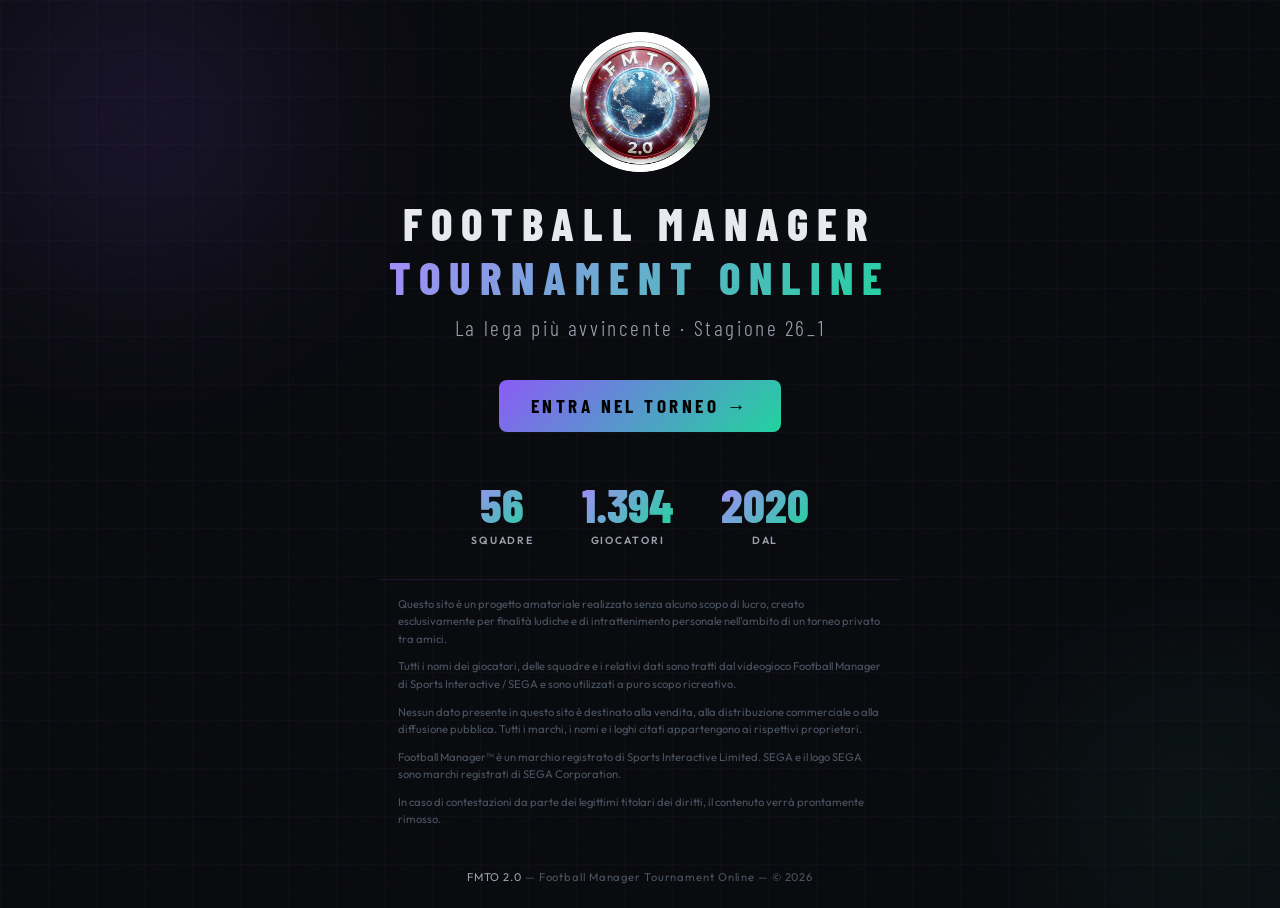
<file: index.html>
<!DOCTYPE html>
<html lang="it">
<head>
<meta charset="UTF-8">
<meta name="viewport" content="width=device-width, initial-scale=1.0">
<title>FMTO 2.0 — Football Manager Tournament Online</title>
<link rel="stylesheet" href="style.css">
<style>
/* ── WELCOME LANDING (no nav) ── */
body.welcome-page { padding: 0; min-height: 100vh; display: flex; flex-direction: column; }
.welcome-wrap {
  flex: 1;
  min-height: 100vh;
  display: flex; flex-direction: column; align-items: center; justify-content: center;
  text-align: center; padding: 2rem 1.5rem 4rem;
  position: relative; overflow: hidden;
}
.welcome-orb {
  position: absolute; border-radius: 50%; filter: blur(100px); pointer-events: none; opacity: .9;
}
.welcome-orb-1 {
  width: 480px; height: 480px;
  background: radial-gradient(circle, rgba(139,92,246,.25) 0%, transparent 65%);
  top: -120px; left: -100px;
  animation: welcome-orb 10s ease-in-out infinite;
}
.welcome-orb-2 {
  width: 320px; height: 320px;
  background: radial-gradient(circle, rgba(34,211,160,.18) 0%, transparent 65%);
  bottom: -60px; right: -80px;
  animation: welcome-orb 12s ease-in-out infinite reverse;
}
@keyframes welcome-orb { 0%, 100% { transform: translate(0,0) scale(1); } 50% { transform: translate(20px,-15px) scale(1.05); } }

.welcome-title {
  font-family: 'Barlow Condensed', sans-serif;
  font-size: clamp(1.8rem, 5vw, 2.8rem);
  font-weight: 800;
  letter-spacing: .2em;
  text-transform: uppercase;
  color: var(--t1);
  margin-bottom: .6rem;
  position: relative; z-index: 1;
}
.welcome-title span {
  background: linear-gradient(135deg, var(--vb), var(--g));
  -webkit-background-clip: text;
  -webkit-text-fill-color: transparent;
  background-clip: text;
}
.welcome-sub {
  font-family: 'Barlow Condensed', sans-serif;
  font-size: clamp(1rem, 2.5vw, 1.35rem);
  font-weight: 300;
  color: var(--t2);
  letter-spacing: .12em;
  margin-bottom: 2.5rem;
  position: relative; z-index: 1;
}
.welcome-cta {
  display: inline-flex;
  align-items: center;
  gap: .6rem;
  font-family: 'Barlow Condensed', sans-serif;
  font-size: clamp(1rem, 2.2vw, 1.2rem);
  font-weight: 700;
  letter-spacing: .18em;
  text-transform: uppercase;
  color: #000;
  background: linear-gradient(135deg, var(--v), var(--g));
  padding: .9rem 2rem;
  border-radius: 8px;
  text-decoration: none;
  transition: opacity .2s, transform .2s, box-shadow .2s;
  position: relative; z-index: 1;
  border: none;
}
.welcome-cta:hover {
  opacity: .92;
  transform: translateY(-3px);
  box-shadow: 0 12px 32px rgba(139,92,246,.35);
}
.welcome-stats {
  display: flex;
  gap: clamp(1.5rem, 4vw, 3rem);
  justify-content: center;
  flex-wrap: wrap;
  margin-top: 3rem;
  position: relative; z-index: 1;
}
.welcome-stat {
  text-align: center;
}
.welcome-stat-num {
  font-family: 'Barlow Condensed', sans-serif;
  font-size: clamp(2rem, 5vw, 3rem);
  font-weight: 800;
  line-height: 1;
  background: linear-gradient(135deg, var(--vb), var(--g));
  -webkit-background-clip: text;
  -webkit-text-fill-color: transparent;
  background-clip: text;
}
.welcome-stat-lbl {
  font-size: .65rem;
  font-weight: 600;
  letter-spacing: .18em;
  text-transform: uppercase;
  color: var(--t2);
  margin-top: .35rem;
}
.welcome-footer {
  position: absolute;
  bottom: 1.5rem;
  left: 0; right: 0;
  text-align: center;
  font-size: .7rem;
  color: var(--t3);
  letter-spacing: .08em;
  z-index: 1;
}
.welcome-footer a {
  color: var(--t2);
  text-decoration: none;
}
.welcome-footer a:hover { color: var(--vb); }

.welcome-disclaimer {
  max-width: 520px;
  margin: 2rem 1rem 0;
  padding: 1rem 1.1rem;
  font-size: .7rem;
  line-height: 1.55;
  color: var(--t3);
  text-align: left;
  position: relative;
  z-index: 1;
  border-top: 1px solid var(--border);
}
.welcome-disclaimer p { margin-bottom: .65rem; }
.welcome-disclaimer p:last-child { margin-bottom: 0; }

/* Logo FMTO: ritaglio circolare + background fallback per mobile */
.welcome-logo {
  width: 140px;
  height: 140px;
  margin-bottom: 1.5rem;
  position: relative;
  z-index: 1;
  border-radius: 50%;
  overflow: hidden;
  clip-path: circle(50%);
  box-shadow: 0 8px 32px rgba(0,0,0,.35);
  background: #11131a url("assets/logo-fmto.png") center/cover no-repeat;
}
.welcome-logo img {
  display: block;
  width: 100%;
  height: 100%;
  object-fit: cover;
  animation: welcome-logo-spin 12s linear infinite;
  font-size: 0;
  color: transparent;
}
@keyframes welcome-logo-spin {
  from { transform: rotate(0deg); }
  to { transform: rotate(360deg); }
}
</style>
</head>
<body class="gbg welcome-page">

<div class="welcome-wrap">
  <div class="welcome-orb welcome-orb-1"></div>
  <div class="welcome-orb welcome-orb-2"></div>

  <div class="welcome-logo">
    <img src="assets/logo-fmto.png" alt="FMTO 2.0" width="140" height="140">
  </div>
  <h1 class="welcome-title">Football Manager<br><span>Tournament Online</span></h1>
  <p class="welcome-sub">La lega più avvincente · Stagione 26_1</p>

  <a href="pin.html" class="welcome-cta" id="welcome-cta">Entra nel torneo →</a>

  <div class="welcome-stats">
    <div class="welcome-stat">
      <div class="welcome-stat-num">56</div>
      <div class="welcome-stat-lbl">Squadre</div>
    </div>
    <div class="welcome-stat">
      <div class="welcome-stat-num">1.394</div>
      <div class="welcome-stat-lbl">Giocatori</div>
    </div>
    <div class="welcome-stat">
      <div class="welcome-stat-num">2020</div>
      <div class="welcome-stat-lbl">Dal</div>
    </div>
  </div>

  <div class="welcome-disclaimer">
    <p>Questo sito è un progetto amatoriale realizzato senza alcuno scopo di lucro, creato esclusivamente per finalità ludiche e di intrattenimento personale nell'ambito di un torneo privato tra amici.</p>
    <p>Tutti i nomi dei giocatori, delle squadre e i relativi dati sono tratti dal videogioco Football Manager di Sports Interactive / SEGA e sono utilizzati a puro scopo ricreativo.</p>
    <p>Nessun dato presente in questo sito è destinato alla vendita, alla distribuzione commerciale o alla diffusione pubblica. Tutti i marchi, i nomi e i loghi citati appartengono ai rispettivi proprietari.</p>
    <p>Football Manager™ è un marchio registrato di Sports Interactive Limited. SEGA e il logo SEGA sono marchi registrati di SEGA Corporation.</p>
    <p>In caso di contestazioni da parte dei legittimi titolari dei diritti, il contenuto verrà prontamente rimosso.</p>
  </div>

  <footer class="welcome-footer">
    <a href="home.html">FMTO 2.0</a> — Football Manager Tournament Online — © 2026
  </footer>
</div>

<script>
(function () {
  try {
    var raw = localStorage.getItem('fmto_session');
    if (!raw) {
      raw = sessionStorage.getItem('fmto_session');
      if (raw) {
        try { localStorage.setItem('fmto_session', raw); } catch (e) {}
        try { sessionStorage.removeItem('fmto_session'); } catch (e) {}
      }
    }
    if (!raw) return;
    var o = JSON.parse(raw);
    if (!o || !o.sqId) return;
    var a = document.getElementById('welcome-cta');
    if (a) {
      a.href = 'home.html';
      a.textContent = 'Torna al torneo →';
    }
  } catch (e) {}
})();
</script>
</body>
</html>
</file>
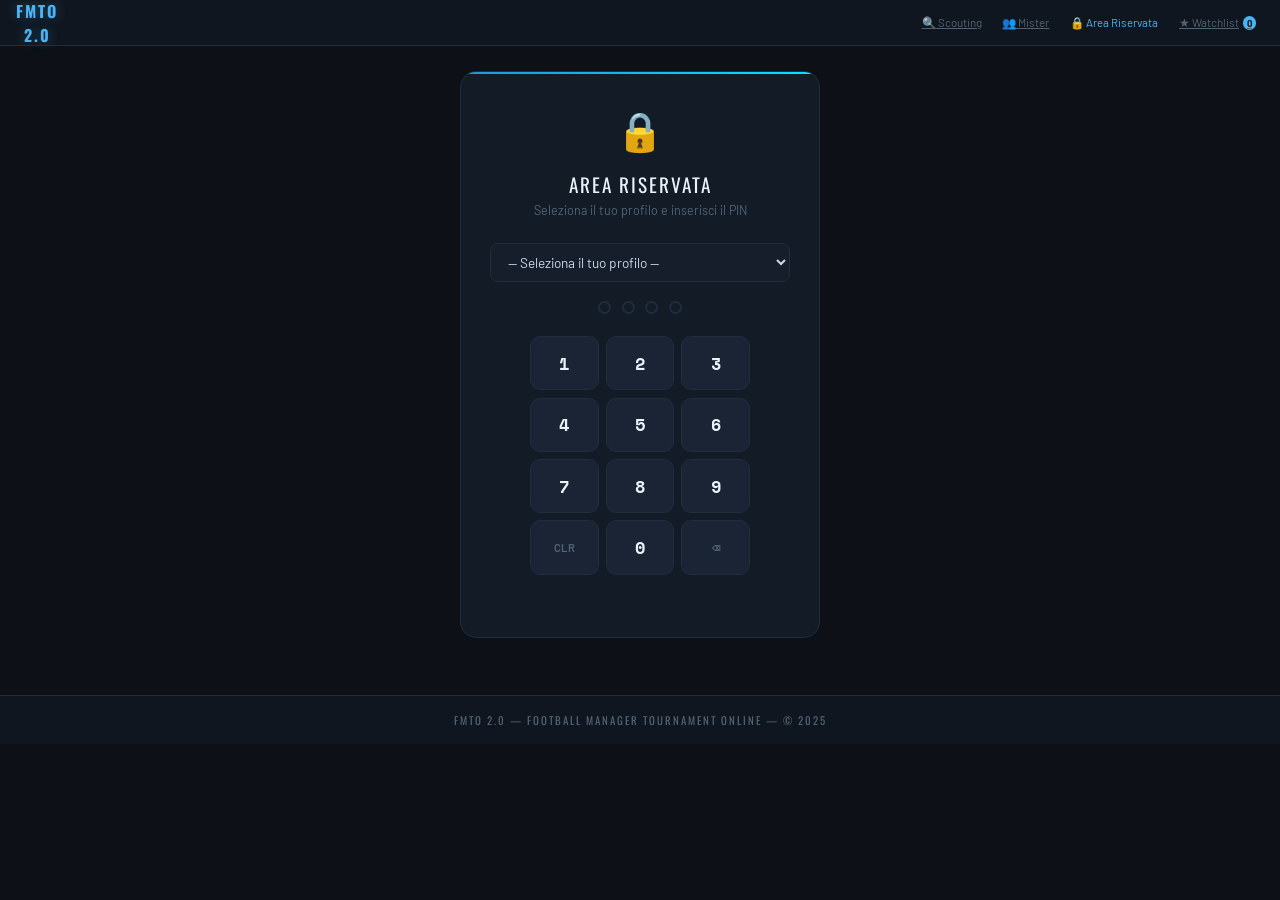
<file: area-riservata.html>
<!DOCTYPE html>
<html lang="it">
<head>
<script>
const SQUAD_LOGOS={"A. Bilbao":"[data-uri]","A. Madrid":"[data-uri]","AFC Ajax":"[data-uri]","AZ Alkmaar":"[data-uri]","Anderlecht":"[data-uri]","Arsenal":"[data-uri]","Atalanta":"[data-uri]","Barcelona":"[data-uri]","Bayern München":"[data-uri]","Benfica":"[data-uri]","Betis":"[data-uri]","Bologna FC 1909":"[data-uri]","Borussia Dortmund":"[data-uri]","Borussia Mönchengladbach":"[data-uri]","Celtic":"[data-uri]","Chelsea":"[data-uri]","Club Brugge KV":"[data-uri]","Copenagen":"[data-uri]","Crystal Palace":"[data-uri]","Dinamo Zagabria":"[data-uri]","Dinamo kiev":"[data-uri]","Eintracht Frankfurt":"[data-uri]","FC Basilea":"[data-uri]","FK Astana":"[data-uri]","FK Bodø/Glimt":"[data-uri]","Fiorentina":"[data-uri]","Gent":"[data-uri]","Glasgow Rangers":"[data-uri]","Internazionale":"[data-uri]","Juventus":"[data-uri]","Lazio":"[data-uri]","Leeds United":"[data-uri]","Liverpool":"[data-uri]","Manchester City":"[data-uri]","Manchester United":"[data-uri]","Milan":"[data-uri]","Napoli":"[data-uri]","Newcastle United":"[data-uri]","Olympiacos Pireo":"[data-uri]","Olympique Lyonnais":"[data-uri]","PAOK Salonicco":"[data-uri]","PSV":"[data-uri]","Paris Saint-Germain":"[data-uri]","Porto":"[data-uri]","R. Madrid":"[data-uri]","RB Lipsia":"[data-uri]","Real Sociedad":"[data-uri]","Roma":"[data-uri]","Schalke 04":"[data-uri]","Siviglia":"[data-uri]","Sporting Lisbona":"[data-uri]","Stella Rossa":"[data-uri]","Tottenham":"[data-uri]","Valencia":"[data-uri]","Villarreal":"[data-uri]","Zenith San Pietroburgo":"[data-uri]"};
function logoHtml(n,s){const src=SQUAD_LOGOS[n];return src?`<img src="${src}" style="width:${s||18}px;height:${s||18}px;object-fit:contain;vertical-align:middle;margin-right:4px">`:""}
</script>
<meta charset="UTF-8">
<meta name="viewport" content="width=device-width, initial-scale=1.0">
<title>FMTO 2.0 — Area Riservata</title>
<link href="https://fonts.googleapis.com/css2?family=Oswald:wght@400;500;600;700&family=Barlow:wght@400;500;600;700&family=Space+Mono:wght@400;700&display=swap" rel="stylesheet">
<style>
* { margin: 0; padding: 0; box-sizing: border-box; }

:root {
  --bg:       #0d1117;
  --bg2:      #10161f;
  --surface:  #131b26;
  --card:     #161e2b;
  --card2:    #1a2435;
  --border:   #1e2d40;
  --accent:   #4ab3f4;
  --accent2:  #2196d8;
  --text:     #c9d8e8;
  --text2:    #516475;
  --white:    #eaf2fa;
  --cyan:     #00e5ff;
  --purple:   #c084fc;
  --green:    #4ade80;
  --yellow:   #facc15;
  --red:      #f87171;
  --gold:     #facc15;
}

body { background: var(--bg); color: var(--text); font-family: 'Barlow', sans-serif; min-height: 100vh; }

/* ===== TOPBAR ===== */
.topbar { background: var(--bg2); border-bottom: 1px solid var(--border); padding: 0 1rem; height: 46px; display: flex; align-items: center; justify-content: space-between; }
.topbar-right { display: flex; gap: .3rem; flex-wrap: wrap; }
.topbar-btn { background: none; border: none; color: var(--text2); cursor: pointer; font-family: 'Barlow', sans-serif; font-size: .72rem; padding: 4px 8px; border-radius: 3px; transition: color .2s, background .2s; display: flex; align-items: center; gap: 4px; white-space: nowrap; }
.topbar-btn:hover { color: var(--accent); background: rgba(74,179,244,.07); }
.topbar-btn.active { color: var(--accent); }
.topbar-btn .badge { background: var(--accent); color: #0d1117; font-size: .6rem; font-weight: 700; padding: 1px 4px; border-radius: 8px; }

/* nav logo */
.nav-logo-btn { font-family: 'Oswald', sans-serif; font-size: 1rem; font-weight: 700; color: var(--accent); letter-spacing: 2px; text-shadow: 0 0 12px rgba(74,179,244,.4); white-space: nowrap; background: none; border: none; cursor: pointer; padding: 0 .5rem 0 0; }

/* ===== PAGE WRAP ===== */
.page-wrap { max-width: 900px; margin: 0 auto; padding: 1rem 1rem 3rem; }

/* ===== LOGIN SCREEN ===== */
#loginScreen { display: flex; flex-direction: column; align-items: center; justify-content: center; min-height: 65vh; }

.login-card {
  background: var(--surface);
  border: 1px solid var(--border);
  border-radius: 16px;
  padding: 2.2rem 1.8rem;
  width: 100%; max-width: 360px;
  text-align: center;
  position: relative; overflow: hidden;
}
.login-card::before { content:''; position:absolute; top:0;left:0;right:0; height:2px; background: linear-gradient(90deg, var(--accent2), var(--cyan)); }

.lock-icon { font-size: 2.4rem; margin-bottom: .9rem; }
.login-title { font-family:'Oswald',sans-serif; font-size:1.2rem; letter-spacing:2px; color:var(--white); margin-bottom:.3rem; text-transform:uppercase; }
.login-sub { font-size:.78rem; color:var(--text2); margin-bottom:1.6rem; }

.mister-select { width:100%; background:var(--card); border:1px solid var(--border); color:var(--text); padding:.55rem .8rem; border-radius:8px; font-family:'Barlow',sans-serif; font-size:.85rem; outline:none; cursor:pointer; margin-bottom:1.2rem; transition:border-color .2s; }
.mister-select:focus { border-color:var(--accent); }

.pin-display { display:flex; justify-content:center; gap:.65rem; margin-bottom:1.4rem; }
.pin-dot { width:13px; height:13px; border-radius:50%; border:2px solid var(--border); background:transparent; transition:all .18s; }
.pin-dot.filled { background:var(--cyan); border-color:var(--cyan); box-shadow:0 0 8px rgba(0,229,255,.5); }
.pin-dot.error  { background:var(--red); border-color:var(--red); animation:shake .4s ease; }
@keyframes shake { 0%,100%{transform:translateX(0)} 20%,60%{transform:translateX(-5px)} 40%,80%{transform:translateX(5px)} }

.pin-keypad { display:grid; grid-template-columns:repeat(3,1fr); gap:.45rem; max-width:220px; margin:0 auto; }
.pin-key { background:var(--card2); border:1px solid var(--border); color:var(--white); border-radius:10px; padding:.85rem; font-size:1.05rem; font-family:'Space Mono',monospace; font-weight:700; cursor:pointer; transition:all .12s; user-select:none; }
.pin-key:hover { border-color:var(--accent); background:rgba(74,179,244,.08); color:var(--accent); }
.pin-key:active { transform:scale(.92); }
.pin-key.key-clear { font-size:.7rem; font-family:'Barlow',sans-serif; color:var(--text2); font-weight:600; letter-spacing:.5px; }
.pin-key.key-del { font-size:.9rem; color:var(--text2); }
.pin-key.key-del:hover { border-color:var(--red); color:var(--red); }
.login-error { color:var(--red); font-size:.76rem; margin-top:.7rem; min-height:1rem; }

/* ===== DASHBOARD ===== */
#dashboardScreen { display:none; }

/* breadcrumb */
.breadcrumb { display:flex; align-items:center; gap:.5rem; margin-bottom:1rem; flex-wrap:wrap; }
.bread-back { background:var(--card); border:1px solid var(--border); color:var(--text2); padding:.3rem .75rem; border-radius:6px; font-size:.76rem; font-family:'Barlow',sans-serif; font-weight:600; cursor:pointer; display:inline-flex; align-items:center; gap:.35rem; transition:all .15s; text-decoration:none; }
.bread-back:hover { border-color:var(--accent); color:var(--accent); }
.bread-back svg { width:13px; height:13px; }
.bread-sep { color:var(--text2); font-size:.78rem; }
.bread-current { font-size:.78rem; color:var(--accent); font-weight:600; }

/* area header */
.area-top { display:flex; justify-content:space-between; align-items:center; margin-bottom:1rem; }
.area-squad-title { font-family:'Oswald',sans-serif; font-size:1.4rem; font-weight:700; letter-spacing:3px; color:var(--white); display:flex; align-items:center; gap:.5rem; }
.logout-btn { background:var(--card); border:1px solid var(--border); color:var(--text2); padding:.32rem .85rem; border-radius:6px; font-size:.76rem; font-family:'Barlow',sans-serif; font-weight:600; cursor:pointer; transition:all .15s; display:flex; align-items:center; gap:.3rem; }
.logout-btn:hover { border-color:var(--red); color:var(--red); }

/* ── PROFILO CARD ── */
.profile-card {
  border: 2px solid rgba(138,92,246,.45);
  border-radius: 14px;
  padding: 1.2rem;
  margin-bottom: 1.2rem;
  display: flex;
  align-items: center;
  gap: 1.1rem;
  background: rgba(138,92,246,.04);
  position: relative;
}

.profile-avatar-circle {
  width: 62px; height: 62px;
  border-radius: 50%;
  background: linear-gradient(135deg, #6366f1, #8b5cf6);
  display: flex; align-items: center; justify-content: center;
  font-family: 'Oswald', sans-serif;
  font-size: 1.6rem;
  font-weight: 700;
  color: #fff;
  flex-shrink: 0;
  text-transform: uppercase;
}

.profile-right { flex:1; min-width:0; }
.profile-name-big { font-family:'Oswald',sans-serif; font-size:1.5rem; font-weight:700; letter-spacing:1px; color:var(--white); margin-bottom:.3rem; }
.profile-telegram { font-size:.82rem; color:var(--text2); display:flex; align-items:center; gap:.35rem; margin-bottom:.2rem; }
.profile-telegram a { color:var(--cyan); text-decoration:none; font-weight:600; }
.profile-telegram a:hover { text-decoration:underline; }

.profile-ingresso { position:absolute; top:1rem; right:1.2rem; text-align:right; }
.ingresso-label { font-size:.65rem; letter-spacing:1.5px; text-transform:uppercase; color:var(--text2); margin-bottom:.15rem; font-family:'Oswald',sans-serif; }
.ingresso-date { font-family:'Space Mono',monospace; font-size:.85rem; font-weight:700; color:var(--green); }

/* ── STAT GRID 2x2 ── */
.stat-grid { display:grid; grid-template-columns:1fr 1fr; gap:.7rem; margin-bottom:1.2rem; }

.stat-tile {
  background: var(--card2);
  border: 1px solid var(--border);
  border-radius: 12px;
  padding: 1rem .8rem;
  text-align: center;
}

.stat-tile-val { font-family:'Oswald',sans-serif; font-size:2rem; font-weight:700; line-height:1.1; margin-bottom:.25rem; }
.stat-tile-label { font-size:.68rem; letter-spacing:2px; text-transform:uppercase; color:var(--text2); }

.tile-ca   .stat-tile-val { color: var(--cyan); }
.tile-pa   .stat-tile-val { color: var(--purple); }
.tile-age  .stat-tile-val { color: var(--yellow); }
.tile-u23  .stat-tile-val { color: var(--green); }

/* ── ANALISI TATTICA ── */
.analysis-card {
  background: var(--card2);
  border: 1px solid var(--border);
  border-radius: 12px;
  padding: 1.1rem 1.2rem;
  margin-bottom: 1.2rem;
}

.card-section-title {
  font-family: 'Oswald', sans-serif;
  font-size: .85rem;
  letter-spacing: 2px;
  text-transform: uppercase;
  margin-bottom: .7rem;
  display: flex;
  align-items: center;
  gap: .4rem;
}
.card-section-title.cyan   { color: var(--cyan); }
.card-section-title.gold   { color: var(--gold); }
.card-section-title.green  { color: var(--green); }
.card-section-title.red    { color: var(--red); }

.tactic-text { font-size:.84rem; line-height:1.65; color:var(--text); }
.tactic-text .highlight { color:var(--cyan); font-weight:600; }
.tactic-text strong { color:var(--white); }

/* ── PUNTI FORZA / CARENZE ── */
.two-col { display:grid; grid-template-columns:1fr 1fr; gap:.7rem; margin-bottom:1.2rem; }

.sw-card { background:var(--card2); border:1px solid var(--border); border-radius:12px; padding:1rem 1.1rem; }

.sw-list { list-style:none; display:flex; flex-direction:column; gap:.5rem; margin-top:.6rem; }
.sw-item { font-size:.82rem; line-height:1.45; color:var(--text); display:flex; align-items:flex-start; gap:.4rem; }
.sw-item .si { flex-shrink:0; margin-top:1px; }

/* ── TITOLARI CONSIGLIATI ── */
.titolari-card { background:var(--card2); border:1px solid var(--border); border-radius:12px; padding:1.1rem 1.2rem; margin-bottom:1.2rem; }

.titolari-table { width:100%; border-collapse:collapse; font-size:.82rem; }
.titolari-table thead tr { border-bottom:1px solid var(--border); }
.titolari-table thead th { padding:.4rem .5rem; text-align:left; font-family:'Oswald',sans-serif; font-size:.66rem; letter-spacing:1.5px; text-transform:uppercase; color:var(--text2); font-weight:400; }
.titolari-table tbody tr { border-bottom:1px solid rgba(30,45,64,.6); transition:background .12s; }
.titolari-table tbody tr:last-child { border-bottom:none; }
.titolari-table tbody tr:hover { background:rgba(74,179,244,.04); }
.titolari-table td { padding:.42rem .5rem; vertical-align:middle; }

.pl-name { font-weight:700; color:var(--white); }
.pos-badge { display:inline-block; padding:1px 7px; border-radius:3px; font-size:.66rem; font-family:'Oswald',sans-serif; letter-spacing:.8px; background:rgba(74,179,244,.12); color:var(--accent); border:1px solid rgba(74,179,244,.2); }
.ca-mono { font-family:'Space Mono',monospace; font-size:.78rem; font-weight:700; }
.ca-e{color:#4ade80} .ca-h{color:#4ab3f4} .ca-m{color:#facc15} .ca-l{color:#f87171}

/* skeleton */
.skel { background:linear-gradient(90deg,var(--border) 25%,#1f2f42 50%,var(--border) 75%); background-size:200% 100%; border-radius:3px; animation:shimmer 1.9s infinite; display:inline-block; }
.skel-sm{height:10px;width:55px} .skel-md{height:10px;width:95px} .skel-lg{height:11px;width:140px}
@keyframes shimmer{0%{background-position:200% 0}100%{background-position:-200% 0}}

/* ===== FOOTER ===== */
footer { border-top:1px solid var(--border); background:var(--bg2); padding:1rem 2rem; text-align:center; color:var(--text2); font-size:.68rem; letter-spacing:2px; text-transform:uppercase; font-family:'Oswald',sans-serif; }

@media(max-width:480px){
  .two-col{grid-template-columns:1fr}
  .profile-ingresso{position:static;text-align:left;margin-top:.5rem}
  .profile-card{flex-wrap:wrap}
}
</style>
</head>
<body>

<!-- TOPBAR -->
<div class="topbar">
  <button class="nav-logo-btn" onclick="window.location.href='fmto2.html'">FMTO<br>2.0</button>
  <div class="topbar-right">
    <a href="scouting.html"       class="topbar-btn">🔍 Scouting</a>
    <a href="mister.html"         class="topbar-btn">👥 Mister</a>
    <button class="topbar-btn active">🔒 Area Riservata</button>
    <a href="watchlist.html"      class="topbar-btn">★ Watchlist <span class="badge">0</span></a>
  </div>
</div>

<div class="page-wrap">

  <!-- ========================
       LOGIN
       ======================== -->
  <div id="loginScreen">
    <div class="login-card">
      <div class="lock-icon">🔒</div>
      <div class="login-title">Area Riservata</div>
      <div class="login-sub">Seleziona il tuo profilo e inserisci il PIN</div>

      <select class="mister-select" id="misterSelect" onchange="onMisterChange()">
        <option value="">— Seleziona il tuo profilo —</option>
        <!-- opzioni generate da JS -->
      </select>

      <div class="pin-display" id="pinDisplay">
        <div class="pin-dot" id="d0"></div>
        <div class="pin-dot" id="d1"></div>
        <div class="pin-dot" id="d2"></div>
        <div class="pin-dot" id="d3"></div>
      </div>

      <div class="pin-keypad">
        <button class="pin-key" onclick="pinPress('1')">1</button>
        <button class="pin-key" onclick="pinPress('2')">2</button>
        <button class="pin-key" onclick="pinPress('3')">3</button>
        <button class="pin-key" onclick="pinPress('4')">4</button>
        <button class="pin-key" onclick="pinPress('5')">5</button>
        <button class="pin-key" onclick="pinPress('6')">6</button>
        <button class="pin-key" onclick="pinPress('7')">7</button>
        <button class="pin-key" onclick="pinPress('8')">8</button>
        <button class="pin-key" onclick="pinPress('9')">9</button>
        <button class="pin-key key-clear" onclick="pinClear()">CLR</button>
        <button class="pin-key" onclick="pinPress('0')">0</button>
        <button class="pin-key key-del" onclick="pinDel()">⌫</button>
      </div>
      <div class="login-error" id="loginError"></div>
    </div>
  </div>

  <!-- ========================
       DASHBOARD
       ======================== -->
  <div id="dashboardScreen">

    <!-- breadcrumb -->
    <div class="breadcrumb">
      <a href="fmto2.html" class="bread-back">
        <svg viewBox="0 0 24 24" fill="none" stroke="currentColor" stroke-width="2"><path d="M19 12H5M12 19l-7-7 7-7"/></svg>
        Home
      </a>
      <span class="bread-sep">/</span>
      <span class="bread-current">Area Riservata</span>
    </div>

    <!-- area top: nome squadra + esci -->
    <div class="area-top">
      <div class="area-squad-title">🔒 <span id="squadTitle">—</span></div>
      <button class="logout-btn" onclick="doLogout()">Esci →</button>
    </div>

    <!-- PROFILO -->
    <div class="profile-card" id="profileCard">
      <div class="profile-avatar-circle" id="profileAvatar">?</div>
      <div class="profile-right">
        <div class="profile-name-big" id="profileName">—</div>
        <div class="profile-telegram">
          <span>📱 Telegram:</span>
          <span id="profileTelegram">—</span>
        </div>
      </div>
      <div class="profile-ingresso">
        <div class="ingresso-label">Ingresso FMTO</div>
        <div class="ingresso-date" id="profileDate">—</div>
      </div>
    </div>

    <!-- STAT 2x2 -->
    <div class="stat-grid">
      <div class="stat-tile tile-ca">
        <div class="stat-tile-val" id="statCA">—</div>
        <div class="stat-tile-label">CA MEDIO</div>
      </div>
      <div class="stat-tile tile-pa">
        <div class="stat-tile-val" id="statPA">—</div>
        <div class="stat-tile-label">PA MEDIO</div>
      </div>
      <div class="stat-tile tile-age">
        <div class="stat-tile-val" id="statAge">—</div>
        <div class="stat-tile-label">ETÀ MEDIA</div>
      </div>
      <div class="stat-tile tile-u23">
        <div class="stat-tile-val" id="statU23">—</div>
        <div class="stat-tile-label">U23</div>
      </div>
    </div>

    <!-- ANALISI TATTICA -->
    <div class="analysis-card">
      <div class="card-section-title cyan">⚙ ANALISI TATTICA</div>
      <div class="tactic-text" id="tacticText">—</div>
    </div>

    <!-- PUNTI DI FORZA / CARENZE -->
    <div class="two-col">
      <div class="sw-card">
        <div class="card-section-title green">💪 PUNTI DI FORZA</div>
        <ul class="sw-list" id="strengthsList"></ul>
      </div>
      <div class="sw-card">
        <div class="card-section-title red">⚠ CARENZE</div>
        <ul class="sw-list" id="weaknessesList"></ul>
      </div>
    </div>

    <!-- TITOLARI CONSIGLIATI -->
    <div class="titolari-card">
      <div class="card-section-title gold">★ TITOLARI CONSIGLIATI</div>
      <div style="overflow-x:auto">
        <table class="titolari-table">
          <thead>
            <tr>
              <th>#</th>
              <th>Giocatore</th>
              <th>Ruolo</th>
              <th>CA</th>
              <th>PA</th>
              <th>Età</th>
              <th>Naz</th>
            </tr>
          </thead>
          <tbody id="titolariBody"></tbody>
        </table>
      </div>
    </div>

  </div><!-- /dashboardScreen -->
</div><!-- /page-wrap -->

<footer>FMTO 2.0 — Football Manager Tournament Online — © 2025</footer>

<script src="data.js"></script>
<script>
const MISTERS = [
  {
    id: "m1", squad: "A. Bilbao", name: "A. Bilbao",
    pin: "2824", telegram: "", joinDate: "—",
    tactic: "Da inserire.",
    strengths: ["✅ Da inserire"], weaknesses: ["❌ Da inserire"],
    titolari: []
  },
  {
    id: "m2", squad: "A. Madrid", name: "A. Madrid",
    pin: "1409", telegram: "", joinDate: "—",
    tactic: "Da inserire.",
    strengths: ["✅ Da inserire"], weaknesses: ["❌ Da inserire"],
    titolari: []
  },
  {
    id: "m3", squad: "AFC Ajax", name: "AFC Ajax",
    pin: "5506", telegram: "", joinDate: "—",
    tactic: "Da inserire.",
    strengths: ["✅ Da inserire"], weaknesses: ["❌ Da inserire"],
    titolari: []
  },
  {
    id: "m4", squad: "AZ Alkmaar", name: "AZ Alkmaar",
    pin: "5012", telegram: "", joinDate: "—",
    tactic: "Da inserire.",
    strengths: ["✅ Da inserire"], weaknesses: ["❌ Da inserire"],
    titolari: []
  },
  {
    id: "m5", squad: "Anderlecht", name: "Anderlecht",
    pin: "4657", telegram: "", joinDate: "—",
    tactic: "Da inserire.",
    strengths: ["✅ Da inserire"], weaknesses: ["❌ Da inserire"],
    titolari: []
  },
  {
    id: "m6", squad: "Arsenal", name: "Arsenal",
    pin: "3286", telegram: "", joinDate: "—",
    tactic: "Da inserire.",
    strengths: ["✅ Da inserire"], weaknesses: ["❌ Da inserire"],
    titolari: []
  },
  {
    id: "m7", squad: "Atalanta", name: "Atalanta",
    pin: "2679", telegram: "", joinDate: "—",
    tactic: "Da inserire.",
    strengths: ["✅ Da inserire"], weaknesses: ["❌ Da inserire"],
    titolari: []
  },
  {
    id: "m8", squad: "Barcelona", name: "Barcelona",
    pin: "9935", telegram: "", joinDate: "—",
    tactic: "Da inserire.",
    strengths: ["✅ Da inserire"], weaknesses: ["❌ Da inserire"],
    titolari: []
  },
  {
    id: "m9", squad: "Bayern München", name: "Bayern München",
    pin: "2424", telegram: "", joinDate: "—",
    tactic: "Da inserire.",
    strengths: ["✅ Da inserire"], weaknesses: ["❌ Da inserire"],
    titolari: []
  },
  {
    id: "m10", squad: "Benfica", name: "Benfica",
    pin: "7912", telegram: "", joinDate: "—",
    tactic: "Da inserire.",
    strengths: ["✅ Da inserire"], weaknesses: ["❌ Da inserire"],
    titolari: []
  },
  {
    id: "m11", squad: "Betis", name: "Betis",
    pin: "1520", telegram: "", joinDate: "—",
    tactic: "Da inserire.",
    strengths: ["✅ Da inserire"], weaknesses: ["❌ Da inserire"],
    titolari: []
  },
  {
    id: "m12", squad: "Bologna FC 1909", name: "Bologna FC 1909",
    pin: "1488", telegram: "", joinDate: "—",
    tactic: "Da inserire.",
    strengths: ["✅ Da inserire"], weaknesses: ["❌ Da inserire"],
    titolari: []
  },
  {
    id: "m13", squad: "Borussia Dortmund", name: "Borussia Dortmund",
    pin: "2535", telegram: "", joinDate: "—",
    tactic: "Da inserire.",
    strengths: ["✅ Da inserire"], weaknesses: ["❌ Da inserire"],
    titolari: []
  },
  {
    id: "m14", squad: "Borussia Mönchengladbach", name: "Borussia Mönchengladbach",
    pin: "4582", telegram: "", joinDate: "—",
    tactic: "Da inserire.",
    strengths: ["✅ Da inserire"], weaknesses: ["❌ Da inserire"],
    titolari: []
  },
  {
    id: "m15", squad: "Celtic", name: "Celtic",
    pin: "4811", telegram: "", joinDate: "—",
    tactic: "Da inserire.",
    strengths: ["✅ Da inserire"], weaknesses: ["❌ Da inserire"],
    titolari: []
  },
  {
    id: "m16", squad: "Chelsea", name: "Chelsea",
    pin: "9279", telegram: "", joinDate: "—",
    tactic: "Da inserire.",
    strengths: ["✅ Da inserire"], weaknesses: ["❌ Da inserire"],
    titolari: []
  },
  {
    id: "m17", squad: "Club Brugge KV", name: "Club Brugge KV",
    pin: "1434", telegram: "", joinDate: "—",
    tactic: "Da inserire.",
    strengths: ["✅ Da inserire"], weaknesses: ["❌ Da inserire"],
    titolari: []
  },
  {
    id: "m18", squad: "Copenagen", name: "Copenagen",
    pin: "4257", telegram: "", joinDate: "—",
    tactic: "Da inserire.",
    strengths: ["✅ Da inserire"], weaknesses: ["❌ Da inserire"],
    titolari: []
  },
  {
    id: "m19", squad: "Crystal Palace", name: "Crystal Palace",
    pin: "9928", telegram: "", joinDate: "—",
    tactic: "Da inserire.",
    strengths: ["✅ Da inserire"], weaknesses: ["❌ Da inserire"],
    titolari: []
  },
  {
    id: "m20", squad: "Dinamo Zagabria", name: "Dinamo Zagabria",
    pin: "7873", telegram: "", joinDate: "—",
    tactic: "Da inserire.",
    strengths: ["✅ Da inserire"], weaknesses: ["❌ Da inserire"],
    titolari: []
  },
  {
    id: "m21", squad: "Dinamo kiev", name: "Dinamo kiev",
    pin: "4611", telegram: "", joinDate: "—",
    tactic: "Da inserire.",
    strengths: ["✅ Da inserire"], weaknesses: ["❌ Da inserire"],
    titolari: []
  },
  {
    id: "m22", squad: "Eintracht Frankfurt", name: "Eintracht Frankfurt",
    pin: "8359", telegram: "", joinDate: "—",
    tactic: "Da inserire.",
    strengths: ["✅ Da inserire"], weaknesses: ["❌ Da inserire"],
    titolari: []
  },
  {
    id: "m23", squad: "FC Basilea", name: "FC Basilea",
    pin: "5557", telegram: "", joinDate: "—",
    tactic: "Da inserire.",
    strengths: ["✅ Da inserire"], weaknesses: ["❌ Da inserire"],
    titolari: []
  },
  {
    id: "m24", squad: "FK Astana", name: "FK Astana",
    pin: "1106", telegram: "", joinDate: "—",
    tactic: "Da inserire.",
    strengths: ["✅ Da inserire"], weaknesses: ["❌ Da inserire"],
    titolari: []
  },
  {
    id: "m25", squad: "FK Bodø/Glimt", name: "FK Bodø/Glimt",
    pin: "3615", telegram: "", joinDate: "—",
    tactic: "Da inserire.",
    strengths: ["✅ Da inserire"], weaknesses: ["❌ Da inserire"],
    titolari: []
  },
  {
    id: "m26", squad: "Fiorentina", name: "Fiorentina",
    pin: "7924", telegram: "", joinDate: "—",
    tactic: "Da inserire.",
    strengths: ["✅ Da inserire"], weaknesses: ["❌ Da inserire"],
    titolari: []
  },
  {
    id: "m27", squad: "Gent", name: "Gent",
    pin: "6574", telegram: "", joinDate: "—",
    tactic: "Da inserire.",
    strengths: ["✅ Da inserire"], weaknesses: ["❌ Da inserire"],
    titolari: []
  },
  {
    id: "m28", squad: "Glasgow Rangers", name: "Glasgow Rangers",
    pin: "5552", telegram: "", joinDate: "—",
    tactic: "Da inserire.",
    strengths: ["✅ Da inserire"], weaknesses: ["❌ Da inserire"],
    titolari: []
  },
  {
    id: "m29", squad: "Internazionale", name: "Internazionale",
    pin: "3547", telegram: "", joinDate: "—",
    tactic: "Da inserire.",
    strengths: ["✅ Da inserire"], weaknesses: ["❌ Da inserire"],
    titolari: []
  },
  {
    id: "m30", squad: "Juventus", name: "Juventus",
    pin: "4527", telegram: "", joinDate: "—",
    tactic: "Da inserire.",
    strengths: ["✅ Da inserire"], weaknesses: ["❌ Da inserire"],
    titolari: []
  },
  {
    id: "m31", squad: "Lazio", name: "Lazio",
    pin: "6514", telegram: "", joinDate: "—",
    tactic: "Da inserire.",
    strengths: ["✅ Da inserire"], weaknesses: ["❌ Da inserire"],
    titolari: []
  },
  {
    id: "m32", squad: "Leeds United", name: "Leeds United",
    pin: "2674", telegram: "", joinDate: "—",
    tactic: "Da inserire.",
    strengths: ["✅ Da inserire"], weaknesses: ["❌ Da inserire"],
    titolari: []
  },
  {
    id: "m33", squad: "Liverpool", name: "Liverpool",
    pin: "2519", telegram: "", joinDate: "—",
    tactic: "Da inserire.",
    strengths: ["✅ Da inserire"], weaknesses: ["❌ Da inserire"],
    titolari: []
  },
  {
    id: "m34", squad: "Manchester City", name: "Manchester City",
    pin: "7224", telegram: "", joinDate: "—",
    tactic: "Da inserire.",
    strengths: ["✅ Da inserire"], weaknesses: ["❌ Da inserire"],
    titolari: []
  },
  {
    id: "m35", squad: "Manchester United", name: "Manchester United",
    pin: "2584", telegram: "", joinDate: "—",
    tactic: "Da inserire.",
    strengths: ["✅ Da inserire"], weaknesses: ["❌ Da inserire"],
    titolari: []
  },
  {
    id: "m36", squad: "Milan", name: "Milan",
    pin: "6881", telegram: "", joinDate: "—",
    tactic: "Da inserire.",
    strengths: ["✅ Da inserire"], weaknesses: ["❌ Da inserire"],
    titolari: []
  },
  {
    id: "m37", squad: "Napoli", name: "Napoli",
    pin: "6635", telegram: "", joinDate: "—",
    tactic: "Da inserire.",
    strengths: ["✅ Da inserire"], weaknesses: ["❌ Da inserire"],
    titolari: []
  },
  {
    id: "m38", squad: "Newcastle United", name: "Newcastle United",
    pin: "5333", telegram: "", joinDate: "—",
    tactic: "Da inserire.",
    strengths: ["✅ Da inserire"], weaknesses: ["❌ Da inserire"],
    titolari: []
  },
  {
    id: "m39", squad: "Olympiacos Pireo", name: "Olympiacos Pireo",
    pin: "1711", telegram: "", joinDate: "—",
    tactic: "Da inserire.",
    strengths: ["✅ Da inserire"], weaknesses: ["❌ Da inserire"],
    titolari: []
  },
  {
    id: "m40", squad: "Olympique Lyonnais", name: "Olympique Lyonnais",
    pin: "8527", telegram: "", joinDate: "—",
    tactic: "Da inserire.",
    strengths: ["✅ Da inserire"], weaknesses: ["❌ Da inserire"],
    titolari: []
  },
  {
    id: "m41", squad: "PAOK Salonicco", name: "PAOK Salonicco",
    pin: "9785", telegram: "", joinDate: "—",
    tactic: "Da inserire.",
    strengths: ["✅ Da inserire"], weaknesses: ["❌ Da inserire"],
    titolari: []
  },
  {
    id: "m42", squad: "PSV", name: "PSV",
    pin: "3045", telegram: "", joinDate: "—",
    tactic: "Da inserire.",
    strengths: ["✅ Da inserire"], weaknesses: ["❌ Da inserire"],
    titolari: []
  },
  {
    id: "m43", squad: "Paris Saint-Germain", name: "Paris Saint-Germain",
    pin: "7201", telegram: "", joinDate: "—",
    tactic: "Da inserire.",
    strengths: ["✅ Da inserire"], weaknesses: ["❌ Da inserire"],
    titolari: []
  },
  {
    id: "m44", squad: "Porto", name: "Porto",
    pin: "2291", telegram: "", joinDate: "—",
    tactic: "Da inserire.",
    strengths: ["✅ Da inserire"], weaknesses: ["❌ Da inserire"],
    titolari: []
  },
  {
    id: "m45", squad: "R. Madrid", name: "R. Madrid",
    pin: "5803", telegram: "", joinDate: "—",
    tactic: "Da inserire.",
    strengths: ["✅ Da inserire"], weaknesses: ["❌ Da inserire"],
    titolari: []
  },
  {
    id: "m46", squad: "RB Lipsia", name: "RB Lipsia",
    pin: "6925", telegram: "", joinDate: "—",
    tactic: "Da inserire.",
    strengths: ["✅ Da inserire"], weaknesses: ["❌ Da inserire"],
    titolari: []
  },
  {
    id: "m47", squad: "Real Sociedad", name: "Real Sociedad",
    pin: "4150", telegram: "", joinDate: "—",
    tactic: "Da inserire.",
    strengths: ["✅ Da inserire"], weaknesses: ["❌ Da inserire"],
    titolari: []
  },
  {
    id: "m48", squad: "Roma", name: "Roma",
    pin: "2139", telegram: "", joinDate: "—",
    tactic: "Da inserire.",
    strengths: ["✅ Da inserire"], weaknesses: ["❌ Da inserire"],
    titolari: []
  },
  {
    id: "m49", squad: "Schalke 04", name: "Schalke 04",
    pin: "1750", telegram: "", joinDate: "—",
    tactic: "Da inserire.",
    strengths: ["✅ Da inserire"], weaknesses: ["❌ Da inserire"],
    titolari: []
  },
  {
    id: "m50", squad: "Siviglia", name: "Siviglia",
    pin: "4733", telegram: "", joinDate: "—",
    tactic: "Da inserire.",
    strengths: ["✅ Da inserire"], weaknesses: ["❌ Da inserire"],
    titolari: []
  },
  {
    id: "m51", squad: "Sporting Lisbona", name: "Sporting Lisbona",
    pin: "5741", telegram: "", joinDate: "—",
    tactic: "Da inserire.",
    strengths: ["✅ Da inserire"], weaknesses: ["❌ Da inserire"],
    titolari: []
  },
  {
    id: "m52", squad: "Stella Rossa", name: "Stella Rossa",
    pin: "2307", telegram: "", joinDate: "—",
    tactic: "Da inserire.",
    strengths: ["✅ Da inserire"], weaknesses: ["❌ Da inserire"],
    titolari: []
  },
  {
    id: "m53", squad: "Tottenham", name: "Tottenham",
    pin: "4814", telegram: "", joinDate: "—",
    tactic: "Da inserire.",
    strengths: ["✅ Da inserire"], weaknesses: ["❌ Da inserire"],
    titolari: []
  },
  {
    id: "m54", squad: "Valencia", name: "Valencia",
    pin: "2654", telegram: "", joinDate: "—",
    tactic: "Da inserire.",
    strengths: ["✅ Da inserire"], weaknesses: ["❌ Da inserire"],
    titolari: []
  },
  {
    id: "m55", squad: "Villarreal", name: "Villarreal",
    pin: "7227", telegram: "", joinDate: "—",
    tactic: "Da inserire.",
    strengths: ["✅ Da inserire"], weaknesses: ["❌ Da inserire"],
    titolari: []
  },
  {
    id: "m56", squad: "Zenith San Pietroburgo", name: "Zenith San Pietroburgo",
    pin: "5554", telegram: "", joinDate: "—",
    tactic: "Da inserire.",
    strengths: ["✅ Da inserire"], weaknesses: ["❌ Da inserire"],
    titolari: []
  }
];

/* ── populate select ── */
(function() {
  var sel = document.getElementById('misterSelect');
  MISTERS.forEach(function(m) {
    var opt = document.createElement('option');
    opt.value = m.id;
    opt.textContent = m.squad;
    sel.appendChild(opt);
  });
})();

/* ── PIN state ── */
var _pin = '';

function onMisterChange() {
  _pin = '';
  _updateDots();
  document.getElementById('loginError').textContent = '';
}

function pinPress(d) {
  var sel = document.getElementById('misterSelect');
  if (!sel.value) { document.getElementById('loginError').textContent = 'Seleziona prima il tuo profilo.'; return; }
  if (_pin.length >= 4) return;
  _pin += String(d);
  _updateDots();
  if (_pin.length === 4) setTimeout(checkPin, 150);
}

function pinDel() { _pin = _pin.slice(0, -1); _updateDots(); }
function pinClear() { _pin = ''; _updateDots(); document.getElementById('loginError').textContent = ''; }

function _updateDots() {
  for (var i = 0; i < 4; i++) {
    var el = document.getElementById('d' + i);
    if (!el) continue;
    if (i < _pin.length) { el.classList.add('filled'); } else { el.classList.remove('filled'); }
    el.classList.remove('error');
  }
}

function checkPin() {
  var sel = document.getElementById('misterSelect');
  var mister = null;
  for (var i = 0; i < MISTERS.length; i++) {
    if (MISTERS[i].id === sel.value) { mister = MISTERS[i]; break; }
  }
  if (!mister) {
    document.getElementById('loginError').textContent = 'Profilo non trovato.';
    return;
  }
  if (_pin === String(mister.pin)) {
    loadDashboard(mister);
    document.getElementById('loginScreen').style.display = 'none';
    document.getElementById('dashboardScreen').style.display = 'block';
    _pin = ''; _updateDots();
  } else {
    for (var i = 0; i < 4; i++) document.getElementById('d' + i).classList.add('error');
    document.getElementById('loginError').textContent = 'PIN errato. Riprova.';
    setTimeout(function() { _pin = ''; _updateDots(); document.getElementById('loginError').textContent = ''; }, 900);
  }
}

function doLogout() {
  document.getElementById('dashboardScreen').style.display = 'none';
  document.getElementById('loginScreen').style.display = 'flex';
  document.getElementById('misterSelect').value = '';
  _pin = ''; _updateDots();
}

/* ── caricamento dashboard ── */
function caClass(v) {
  if (v>=160) return 'ca-e'; if (v>=130) return 'ca-h'; if (v>=100) return 'ca-m'; return 'ca-l';
}

function loadDashboard(m) {
  // Dati roster da PLAYERS (se data.js disponibile) o placeholder
  const squadPlayers = (typeof PLAYERS !== 'undefined')
    ? PLAYERS.filter(p => p[2] === m.squad).sort((a,b) => b[5]-a[5])
    : [];

  const cas  = squadPlayers.map(p=>p[5]).filter(v=>v>0);
  const pas  = squadPlayers.map(p=>p[6]).filter(v=>v>0);
  const ages = squadPlayers.map(p=>p[4]).filter(v=>v>0);
  const u23  = squadPlayers.filter(p=>p[4]<=22).length;

  const avgCA  = cas.length  ? Math.round(cas.reduce((a,b)=>a+b,0)/cas.length)        : '—';
  const avgPA  = pas.length  ? Math.round(pas.reduce((a,b)=>a+b,0)/pas.length)        : '—';
  const avgAge = ages.length ? (ages.reduce((a,b)=>a+b,0)/ages.length).toFixed(1)     : '—';

  document.getElementById('squadTitle').textContent    = m.squad;
  document.getElementById('profileAvatar').textContent = m.name.charAt(0);
  document.getElementById('profileName').textContent   = m.name;
  document.getElementById('profileDate').textContent   = m.joinDate;

  const tgEl = document.getElementById('profileTelegram');
  tgEl.innerHTML = m.telegram
    ? `<a href="https://t.me/${m.telegram.replace('@','')}" target="_blank">${m.telegram}</a>`
    : '—';

  // Logo squadra
  const sqLogoSrc = (typeof SQUAD_LOGOS !== 'undefined') ? SQUAD_LOGOS[m.squad] : null;
  if (sqLogoSrc) {
    const dl = document.getElementById('dashLogo');
    dl.src = sqLogoSrc; dl.alt = m.squad; dl.style.display = 'block';
  }

  document.getElementById('statCA').textContent  = avgCA;
  document.getElementById('statPA').textContent  = avgPA;
  document.getElementById('statAge').textContent = avgAge;
  document.getElementById('statU23').textContent = squadPlayers.length ? `${u23}/${squadPlayers.length}` : '—';

  document.getElementById('tacticText').innerHTML = m.tactic || '—';

  document.getElementById('strengthsList').innerHTML =
    (m.strengths||[]).map(s=>`<li class="sw-item"><span class="si">&nbsp;</span>${s}</li>`).join('');
  document.getElementById('weaknessesList').innerHTML =
    (m.weaknesses||[]).map(w=>`<li class="sw-item"><span class="si">&nbsp;</span>${w}</li>`).join('');

  const tbody = document.getElementById('titolariBody');
  const top11 = (m.titolari && m.titolari.length > 0)
    ? m.titolari
    : squadPlayers.slice(0,11).map(p=>({name:p[1],role:p[3],ca:p[5],pa:p[6],age:p[4],nat:p[7]}));

  if (top11.length === 0) {
    tbody.innerHTML = `<tr><td colspan="7" style="text-align:center;padding:1.2rem;color:var(--text2);font-size:.8rem;">Avvia il sito con un server locale per vedere la rosa</td></tr>`;
  } else {
    tbody.innerHTML = top11.map((p,i)=>`
      <tr>
        <td style="color:var(--text2);font-size:.75rem">${i+1}</td>
        <td class="pl-name">${p.name}</td>
        <td><span class="pos-badge">${p.role}</span></td>
        <td><span class="ca-mono ${caClass(p.ca)}">${p.ca}</span></td>
        <td><span class="ca-mono" style="color:var(--purple)">${p.pa}</span></td>
        <td style="font-size:.78rem">${p.age}</td>
        <td style="font-size:.75rem;color:var(--text2)">${p.nat||'—'}</td>
      </tr>`).join('');
  }
}

// navigazione gestita dai link href
</script>
</body>
</html>
</file>
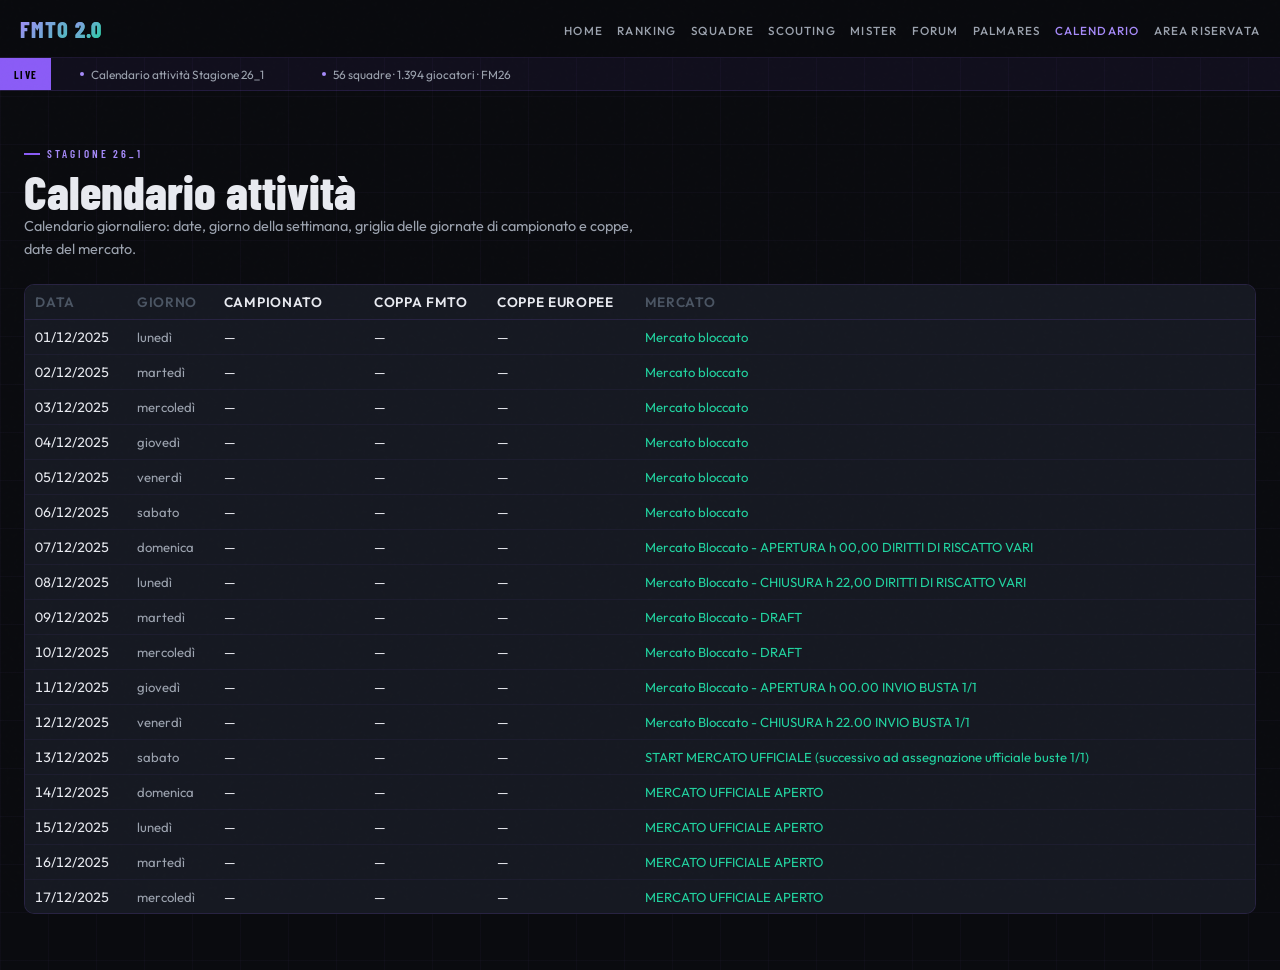
<file: calendario.html>
<!DOCTYPE html>
<html lang="it">
<head>
  <meta charset="UTF-8">
  <meta name="viewport" content="width=device-width, initial-scale=1.0">
  <title>FMTO 2.0 — Calendario</title>
  <link rel="stylesheet" href="style.css">
  <style>
    .cal-intro { font-size:.9rem; color:var(--t2); line-height:1.55; margin-bottom:1.5rem; max-width:640px; }
    .cal-table-wrap { overflow:auto; border:1px solid var(--border); border-radius:10px; background:var(--card); max-height:70vh; }
    .cal-table { width:100%; border-collapse:collapse; font-size:.85rem; min-width:520px; }
    .cal-table th { position:sticky; top:0; z-index:2; text-align:left; padding:.5rem .65rem; color:var(--t3); font-weight:600; text-transform:uppercase; letter-spacing:.05em; border-bottom:1px solid var(--border); background:var(--card); white-space:nowrap; box-shadow:0 2px 0 0 var(--border); }
    .cal-table td { padding:.5rem .65rem; border-bottom:1px solid rgba(139,92,246,.06); }
    .cal-table tbody tr:hover td { background:rgba(139,92,246,.04); }
    .cal-table .col-data { white-space:nowrap; font-variant-numeric:tabular-nums; color:var(--t1); }
    .cal-table .col-giorno { color:var(--t2); font-size:.82rem; }
    .cal-table .col-griglia { color:var(--t1); max-width:140px; }
    .cal-table .col-mercato { color:var(--g); font-size:.82rem; }
    .cal-table tr.cal-oggi td { background:rgba(34,211,160,.12); border-left:3px solid var(--g); font-weight:500; }
    .cal-table tr.cal-oggi:hover td { background:rgba(34,211,160,.18); }
    .cal-btn-oggi {
      font-family:'Barlow Condensed',sans-serif; font-size:.9rem; font-weight:700; letter-spacing:.06em;
      color:#000; background:linear-gradient(135deg,var(--g),#1aa87a); border:none; padding:.45rem 1rem;
      border-radius:8px; cursor:pointer; margin-bottom:1rem; transition:opacity .2s, transform .15s;
    }
    .cal-btn-oggi:hover { opacity:.9; transform:translateY(-1px); }
    .cal-empty { color:var(--t3); font-size:.9rem; padding:1.5rem; text-align:center; }
    @media (max-width:640px) {
      .cal-table { font-size:.8rem; }
      .cal-table th, .cal-table td { padding:.4rem .5rem; }
      .cal-table .col-griglia { max-width:90px; overflow:hidden; text-overflow:ellipsis; }
    }
  </style>
</head>
<body class="gbg">

<nav>
  <a class="nav-logo" href="home.html">FMTO<span style="background:linear-gradient(135deg,var(--vb),var(--g));-webkit-background-clip:text;-webkit-text-fill-color:transparent;background-clip:text"> 2.0</span></a>
  <ul class="nav-links">
    <li><a href="home.html" id="nav-home">Home</a></li>
    <li><a href="ranking.html" id="nav-ranking">Ranking</a></li>
    <li><a href="squadre.html" id="nav-sq">Squadre</a></li>
    <li><a href="scouting.html" id="nav-scouting">Scouting</a></li>
    <li><a href="mister.html" id="nav-mister">Mister</a></li>
    <li><a href="forum.html" id="nav-forum">Forum</a></li>
    <li><a href="palmares.html" id="nav-palmares">Palmares</a></li>
    <li><a href="calendario.html" id="nav-calendario">Calendario</a></li>
    <li><a href="area.html" id="nav-area">Area Riservata</a></li>
  </ul>
</nav>

<div class="ticker">
  <div class="ticker-lbl">Live</div>
  <div class="ticker-inner"><div class="ticker-track">
    <span class="ticker-item"><span class="ticker-dot"></span>Calendario attività Stagione 26_1</span>
    <span class="ticker-item"><span class="ticker-dot"></span>56 squadre · 1.394 giocatori · FM26</span>
  </div></div>
</div>

<section class="sec">
  <div style="margin-bottom:1rem">
    <div class="sec-tag">Stagione 26_1</div>
    <h2 class="sec-title">Calendario attività</h2>
    <p class="cal-intro">Calendario giornaliero: date, giorno della settimana, griglia delle giornate di campionato e coppe, date del mercato.</p>
    <button type="button" class="cal-btn-oggi" id="cal-vai-oggi" style="display:none">Vai a oggi</button>
  </div>

  <div class="cal-table-wrap">
    <table class="cal-table" id="calendario-table">
      <thead>
        <tr id="cal-thead">
          <th>Data</th>
          <th>Giorno</th>
          <th class="col-griglia">Col. C</th>
          <th class="col-griglia">Col. D</th>
          <th class="col-griglia">Col. E</th>
          <th>Mercato</th>
        </tr>
      </thead>
      <tbody id="cal-tbody">
        <!-- Popolato da script -->
      </tbody>
    </table>
  </div>
  <p id="cal-empty-msg" class="cal-empty" style="display:none">Nessun dato. Inserisci il file <strong>calendario 26_1.xlsx</strong> nella cartella del sito e lancia <code>node build-calendario.js</code> per generare i dati.</p>
</section>

<script src="shared.js"></script>
<script src="calendario-26_1.js"></script>
<script>
(function(){
  var thead = document.getElementById('cal-thead');
  var tbody = document.getElementById('cal-tbody');
  var emptyMsg = document.getElementById('cal-empty-msg');

  if (typeof CALENDARIO_26_1 === 'undefined' || !CALENDARIO_26_1.rows || !CALENDARIO_26_1.rows.length) {
    document.querySelector('.cal-table-wrap').style.display = 'none';
    emptyMsg.style.display = 'block';
    return;
  }

  var h = CALENDARIO_26_1.headerGriglia;
  if (h && h.length >= 3) {
    var ths = thead.querySelectorAll('.col-griglia');
    if (ths.length >= 3) {
      ths[0].textContent = h[0];
      ths[1].textContent = h[1];
      ths[2].textContent = h[2];
    }
  }

  var oggi = (function(){
    var d = new Date();
    var g = d.getDate(), m = d.getMonth() + 1, y = d.getFullYear();
    return (g < 10 ? '0' : '') + g + '/' + (m < 10 ? '0' : '') + m + '/' + y;
  })();
  var html = '';
  CALENDARIO_26_1.rows.forEach(function(r) {
    var griglia = r.griglia || ['', '', ''];
    var isOggi = (r.data || '') === oggi;
    html += '<tr' + (isOggi ? ' id="cal-row-oggi" class="cal-oggi"' : '') + '>';
    html += '<td class="col-data">' + (r.data || '—') + '</td>';
    html += '<td class="col-giorno">' + (r.giorno || '—') + '</td>';
    html += '<td class="col-griglia">' + (griglia[0] || '—') + '</td>';
    html += '<td class="col-griglia">' + (griglia[1] || '—') + '</td>';
    html += '<td class="col-griglia">' + (griglia[2] || '—') + '</td>';
    html += '<td class="col-mercato">' + (r.mercato || '—') + '</td>';
    html += '</tr>';
  });
  tbody.innerHTML = html;

  var btnOggi = document.getElementById('cal-vai-oggi');
  var rowOggi = document.getElementById('cal-row-oggi');
  if (btnOggi && rowOggi) {
    btnOggi.style.display = 'inline-block';
    btnOggi.onclick = function() {
      rowOggi.scrollIntoView({ behavior: 'smooth', block: 'center' });
    };
  }
})();
</script>
</body>
</html>
</file>
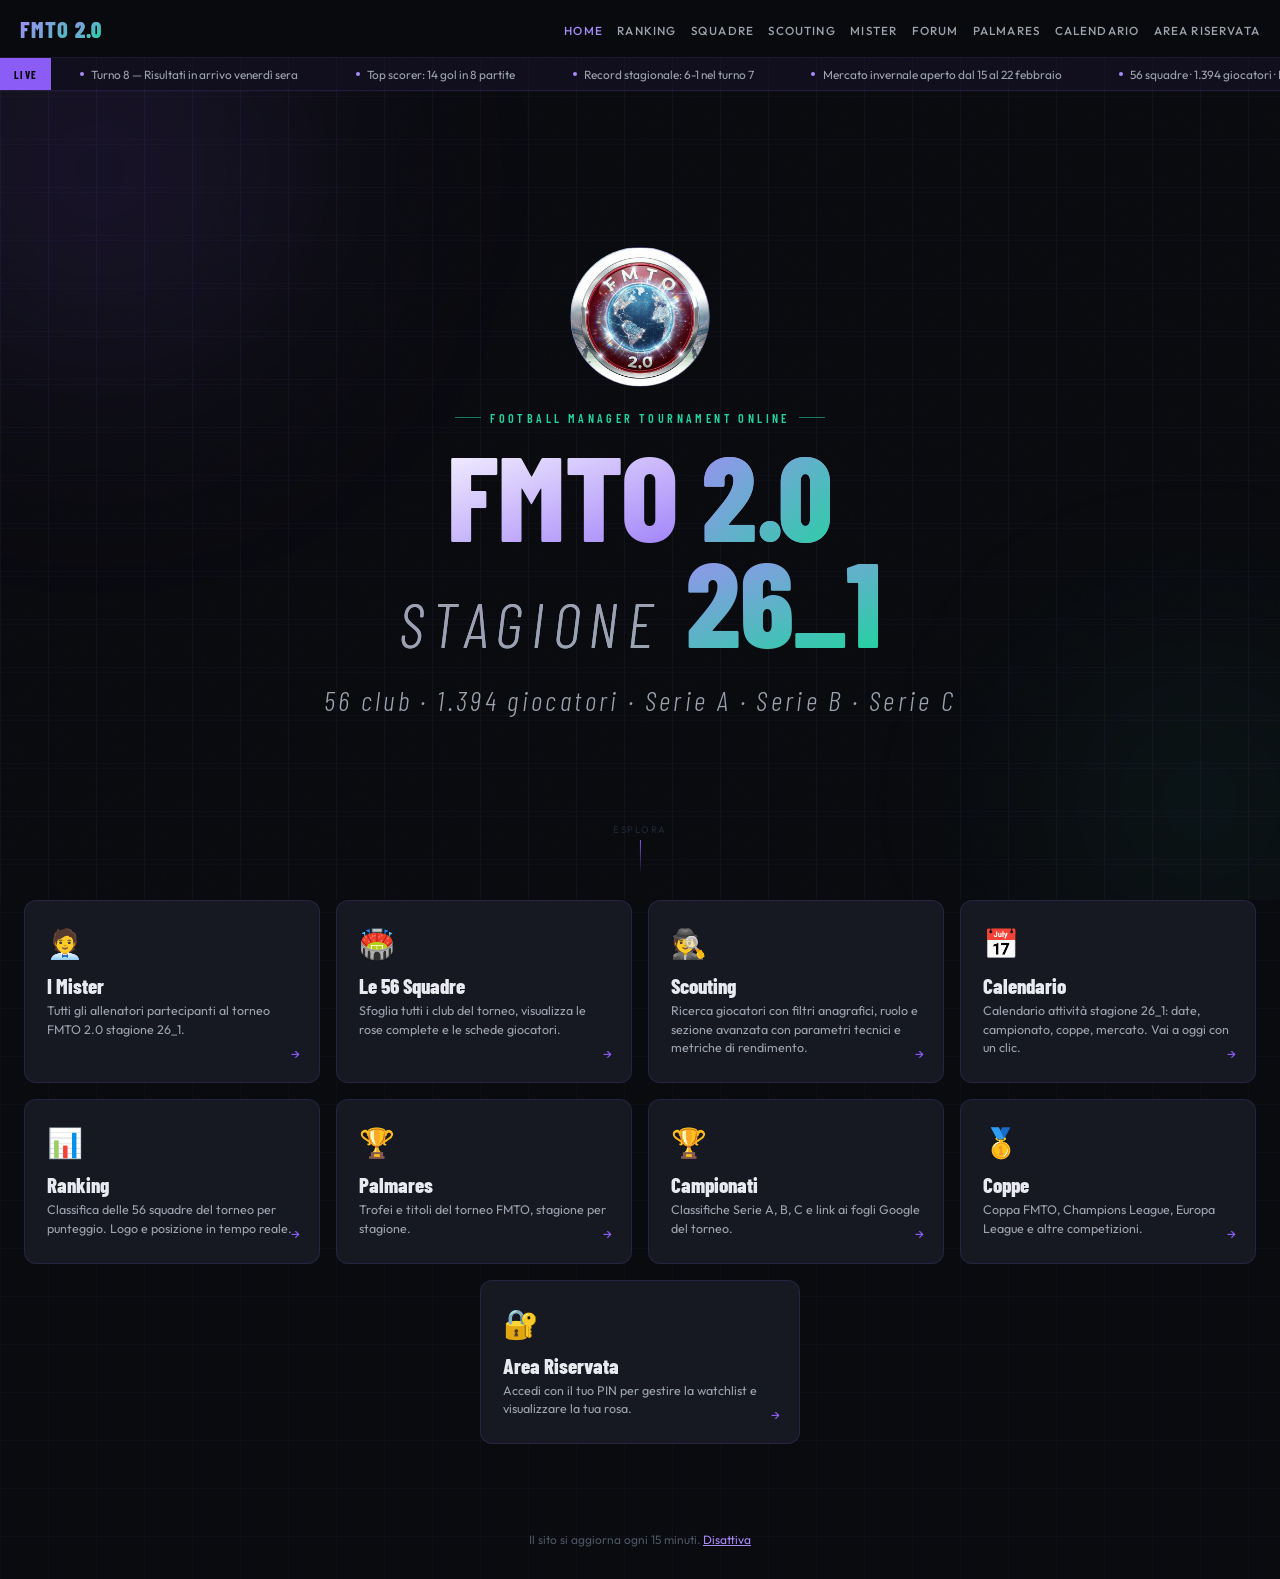
<file: home.html>
<!DOCTYPE html>
<html lang="it">
<head>
<meta charset="UTF-8">
<meta name="viewport" content="width=device-width, initial-scale=1.0">
<title>FMTO 2.0 Stagione 26_1 — Home</title>
<link rel="stylesheet" href="style.css">
<style>
/* ── HERO ── */
.hero {
  min-height: calc(100vh - 91px);
  display: flex; flex-direction: column;
  align-items: center; justify-content: center;
  text-align: center; padding: 3rem 1.5rem 2.5rem;
  position: relative; overflow: hidden;
}
.orb {
  position:absolute; border-radius:50%; filter:blur(115px); pointer-events:none;
}
.orb-1 {
  width:560px; height:560px;
  background:radial-gradient(circle, rgba(139,92,246,.2) 0%, transparent 70%);
  top:-200px; left:-180px;
  animation:orb 9s ease-in-out infinite;
}
.orb-2 {
  width:360px; height:360px;
  background:radial-gradient(circle, rgba(34,211,160,.14) 0%, transparent 70%);
  bottom:-80px; right:-100px;
  animation:orb 11s ease-in-out infinite reverse;
}
@keyframes orb { 0%,100%{transform:translate(0,0) scale(1)} 50%{transform:translate(22px,-22px) scale(1.04)} }

.eyebrow {
  font-family:'Barlow Condensed',sans-serif;
  font-size:.76rem; font-weight:600; letter-spacing:.28em; text-transform:uppercase;
  color:var(--g); display:flex; align-items:center; gap:.55rem; justify-content:center;
  margin-bottom:1.1rem;
}
.eyebrow::before, .eyebrow::after { content:''; width:26px; height:1px; background:var(--g); opacity:.55; }

.hero-title {
  font-family:'Barlow Condensed',sans-serif;
  font-size:clamp(3.2rem,11vw,7.5rem); font-weight:800; line-height:.88;
  background:linear-gradient(160deg,#fff 0%,var(--vb) 50%,var(--g) 100%);
  -webkit-background-clip:text; -webkit-text-fill-color:transparent; background-clip:text;
  margin-bottom:.25em;
}
.hero-sub {
  font-family:'Barlow Condensed',sans-serif;
  font-size:clamp(1.1rem,3.2vw,1.75rem); font-weight:300; font-style:italic;
  color:var(--t2); letter-spacing:.12em; margin-bottom:2.2rem;
}

/* SCROLL HINT */
.scroll-hint {
  position:absolute; bottom:1.6rem; left:50%; transform:translateX(-50%);
  display:flex; flex-direction:column; align-items:center; gap:.35rem;
  color:var(--t4); font-size:.6rem; letter-spacing:.18em; text-transform:uppercase;
}
.scroll-line { width:1px; height:34px; background:linear-gradient(to bottom,var(--v),transparent); animation:sp 2s ease-in-out infinite; }
@keyframes sp { 0%,100%{opacity:.28} 50%{opacity:.85} }

/* QUICK LINKS */
.quick-links-wrap { max-width:1380px; margin:0 auto; padding:0 1.5rem 4rem; }
.quick-links { display:grid; gap:1rem; }
.quick-links-row-1,
.quick-links-row-2 { grid-template-columns:repeat(4,minmax(200px,1fr)); margin-bottom:1rem; }
.quick-links-row-3 { display:flex; justify-content:center; margin-bottom:0; }
.quick-links-row-3 .ql-card { max-width:320px; width:100%; }
.ql-card {
  background:var(--card); border:1px solid var(--border); border-radius:12px;
  padding:1.5rem 1.4rem;
  text-decoration:none; color:inherit;
  transition:all .2s cubic-bezier(.34,1.56,.64,1);
  position:relative; overflow:hidden;
}
.ql-card::before {
  content:''; position:absolute; inset:0;
  background:linear-gradient(135deg,rgba(139,92,246,.07),rgba(34,211,160,.03));
  opacity:0; transition:opacity .18s;
}
.ql-card:hover { border-color:var(--v); transform:translateY(-3px); box-shadow:0 8px 24px rgba(139,92,246,.18); }
.ql-card:hover::before { opacity:1; }
.ql-icon { font-size:1.8rem; margin-bottom:.75rem; display:block; }
.ql-title { font-family:'Barlow Condensed',sans-serif; font-size:1.3rem; font-weight:800; color:var(--t1); margin-bottom:.25rem; }
.ql-desc { font-size:.78rem; color:var(--t2); line-height:1.5; }
.ql-arrow { position:absolute; bottom:1.2rem; right:1.2rem; color:var(--v); font-size:.85rem; transition:transform .18s; }
.ql-card:hover .ql-arrow { transform:translateX(3px); }

/* Modal Under Construction (stile palmares) */
.uc-overlay {
  position: fixed; inset: 0; z-index: 999;
  background: rgba(0,0,0,.7); backdrop-filter: blur(8px);
  display: none; align-items: center; justify-content: center;
  padding: 1.5rem;
}
.uc-overlay.open { display: flex; }
.uc-overlay .uc-box {
  text-align: center; padding: 2.5rem 2rem; border-radius: 16px;
  background: radial-gradient(circle at top, rgba(139,92,246,.22), rgba(15,23,42,.95));
  box-shadow: 0 18px 45px rgba(15,23,42,.9);
  border: 1px solid rgba(148,163,184,.3);
  max-width: 420px;
}
.uc-overlay .uc-logo {
  font-family: 'Barlow Condensed', sans-serif; font-size: 2.4rem; font-weight: 800;
  letter-spacing: .08em; text-transform: uppercase; margin-bottom: .4rem;
}
.uc-overlay .uc-logo span {
  background: linear-gradient(135deg, var(--vb), var(--g));
  -webkit-background-clip: text; -webkit-text-fill-color: transparent;
  background-clip: text;
}
.uc-overlay .uc-sub { font-size: .8rem; color: var(--t3); margin-bottom: 1.6rem; text-transform: uppercase; letter-spacing: .18em; }
.uc-overlay .uc-title { font-size: 1.4rem; font-weight: 700; color: var(--t1); margin-bottom: .5rem; }
.uc-overlay .uc-text { font-size: .9rem; color: var(--t2); margin: 0 auto 1.2rem; line-height: 1.5; }
.uc-overlay .uc-pill {
  display: inline-flex; align-items: center; gap: .35rem;
  padding: .35rem .8rem; border-radius: 999px;
  background: rgba(34,197,94,.1); color: #bbf7d0; font-size: .75rem;
}
.uc-overlay .uc-dot { width: 8px; height: 8px; border-radius: 999px; background: radial-gradient(circle at 30% 30%, #bbf7d0, #22c55e); }
.uc-overlay .uc-close {
  margin-top: 1.25rem; padding: .5rem 1.2rem; border-radius: 8px;
  background: rgba(255,255,255,.08); border: 1px solid rgba(255,255,255,.15);
  color: var(--t1); font-size: .85rem; cursor: pointer;
}
.uc-overlay .uc-close:hover { background: rgba(255,255,255,.12); }

/* Mobile: logo poco sotto la striscia Live, pulsanti 2 per riga */
@media (max-width: 768px) {
  .hero {
    min-height: 0;
    justify-content: flex-start;
    padding: 0.35rem 1rem 0.75rem;
  }
  .hero-logo { margin-bottom: 0.4rem; }
  .eyebrow { margin-bottom: 0.35rem; }
  .hero-title { margin-bottom: 0.1em; }
  .hero-sub { margin-bottom: 0.6rem; }
  .scroll-hint { display: none; }
  .quick-links-wrap { padding: 0.25rem 1rem 1.5rem; margin-top: 0; }
  .quick-links-row-1,
  .quick-links-row-2 {
    grid-template-columns: repeat(2, 1fr);
    gap: 0.65rem;
    margin-bottom: 0.65rem;
  }
  .quick-links-row-3 { margin-top: 0.25rem; }
  .quick-links-row-3 .ql-card { max-width: 100%; }
  .ql-card {
    padding: 0.9rem 0.75rem;
    min-height: 0;
  }
  .ql-icon { font-size: 1.4rem; margin-bottom: 0.4rem; }
  .ql-title { font-size: 1rem; margin-bottom: 0.15rem; }
  .ql-desc { font-size: 0.7rem; line-height: 1.35; display: -webkit-box; -webkit-line-clamp: 3; -webkit-box-orient: vertical; overflow: hidden; }
  .ql-arrow { bottom: 0.6rem; right: 0.6rem; font-size: 0.75rem; }
}

/* Logo FMTO (come in index): immagine + background fallback per mobile */
.hero-logo {
  width: 140px; height: 140px; margin-bottom: 1.5rem; position: relative; z-index: 1;
  border-radius: 50%; overflow: hidden; clip-path: circle(50%);
  box-shadow: 0 8px 32px rgba(0,0,0,.35);
  background:
    radial-gradient(circle at 30% 30%, rgba(34,211,160,.45), rgba(139,92,246,.45) 55%, rgba(15,23,42,.95) 100%),
    var(--sf) url("assets/logo-fmto.png") center/cover no-repeat;
  border: 1px solid rgba(148,163,184,.22);
}
.hero-logo img {
  display: block; width: 100%; height: 100%; object-fit: cover;
  animation: hero-logo-spin 12s linear infinite;
  font-size: 0; color: transparent;
}
.hero-logo .hero-logo-fallback {
  position:absolute; inset:0;
  display:none; align-items:center; justify-content:center;
  font-family:'Barlow Condensed',sans-serif;
  font-weight:800;
  font-size:2.35rem;
  letter-spacing:.08em;
  text-transform:uppercase;
  color:#fff;
  text-shadow:0 10px 28px rgba(0,0,0,.55);
  user-select:none;
}
.hero-logo.logo-fallback .hero-logo-fallback { display:flex; }
.hero-logo.logo-fallback img { display:none; }
@keyframes hero-logo-spin { from { transform: rotate(0deg); } to { transform: rotate(360deg); } }
</style>
</head>
<body class="gbg">

<!-- NAV -->
<nav>
  <a class="nav-logo" href="home.html">FMTO<span style="background:linear-gradient(135deg,var(--vb),var(--g));-webkit-background-clip:text;-webkit-text-fill-color:transparent;background-clip:text"> 2.0</span></a>
  <ul class="nav-links">
    <li><a href="home.html" id="nav-home">Home</a></li>
    <li><a href="ranking.html" id="nav-ranking">Ranking</a></li>
    <li><a href="squadre.html" id="nav-sq">Squadre</a></li>
    <li><a href="scouting.html" id="nav-scouting">Scouting</a></li>
    <li><a href="mister.html" id="nav-mister">Mister</a></li>
    <li><a href="forum.html" id="nav-forum">Forum</a></li>
    <li><a href="palmares.html" id="nav-palmares">Palmares</a></li>
    <li><a href="calendario.html" id="nav-calendario">Calendario</a></li>
    <li><a href="area.html" id="nav-area">Area Riservata</a></li>
  </ul>
</nav>

<!-- TICKER -->
<div class="ticker">
  <div class="ticker-lbl">Live</div>
  <div class="ticker-inner">
    <div class="ticker-track">
      <span class="ticker-item"><span class="ticker-dot"></span>Turno 8 — Risultati in arrivo venerdì sera</span>
      <span class="ticker-item"><span class="ticker-dot"></span>Top scorer: 14 gol in 8 partite</span>
      <span class="ticker-item"><span class="ticker-dot"></span>Record stagionale: 6-1 nel turno 7</span>
      <span class="ticker-item"><span class="ticker-dot"></span>Mercato invernale aperto dal 15 al 22 febbraio</span>
      <span class="ticker-item"><span class="ticker-dot"></span>56 squadre · 1.394 giocatori · FM26</span>
      <span class="ticker-item"><span class="ticker-dot"></span>Turno 8 — Risultati in arrivo venerdì sera</span>
      <span class="ticker-item"><span class="ticker-dot"></span>Top scorer: 14 gol in 8 partite</span>
      <span class="ticker-item"><span class="ticker-dot"></span>Record stagionale: 6-1 nel turno 7</span>
      <span class="ticker-item"><span class="ticker-dot"></span>Mercato invernale aperto dal 15 al 22 febbraio</span>
      <span class="ticker-item"><span class="ticker-dot"></span>56 squadre · 1.394 giocatori · FM26</span>
    </div>
  </div>
</div>

<!-- HERO -->
<section class="hero gbg">
  <div class="orb orb-1"></div>
  <div class="orb orb-2"></div>

  <div class="hero-logo fade-in">
    <img src="assets/logo-fmto.png" alt="FMTO 2.0" width="140" height="140"
         onerror="this.parentElement.classList.add('logo-fallback')">
    <span class="hero-logo-fallback" aria-hidden="true">FMTO</span>
  </div>
  <div class="eyebrow fade-in">Football Manager Tournament Online</div>

  <h1 class="hero-title fade-in">
    FMTO <span style="background:linear-gradient(135deg,var(--vb),var(--g));-webkit-background-clip:text;-webkit-text-fill-color:transparent;background-clip:text">2.0</span><br>
    <span style="font-style:italic;font-weight:300;font-size:.52em;background:none;-webkit-text-fill-color:var(--t2);letter-spacing:.14em">STAGIONE</span> 26_1
  </h1>

  <p class="hero-sub fade-in">56 club · 1.394 giocatori · Serie A · Serie B · Serie C</p>

  <div class="scroll-hint"><span>Esplora</span><div class="scroll-line"></div></div>
</section>

<!-- QUICK LINKS -->
<div class="quick-links-wrap">
  <div class="quick-links quick-links-row-1">
    <a class="ql-card" href="mister.html">
      <span class="ql-icon">🧑‍💼</span>
      <div class="ql-title">I Mister</div>
      <div class="ql-desc">Tutti gli allenatori partecipanti al torneo FMTO 2.0 stagione 26_1.</div>
      <span class="ql-arrow">→</span>
    </a>
    <a class="ql-card" href="squadre.html">
      <span class="ql-icon">🏟️</span>
      <div class="ql-title">Le 56 Squadre</div>
      <div class="ql-desc">Sfoglia tutti i club del torneo, visualizza le rose complete e le schede giocatori.</div>
      <span class="ql-arrow">→</span>
    </a>
    <a class="ql-card" href="scouting.html">
      <span class="ql-icon">🕵️</span>
      <div class="ql-title">Scouting</div>
      <div class="ql-desc">Ricerca giocatori con filtri anagrafici, ruolo e sezione avanzata con parametri tecnici e metriche di rendimento.</div>
      <span class="ql-arrow">→</span>
    </a>
    <a class="ql-card" href="calendario.html">
      <span class="ql-icon">📅</span>
      <div class="ql-title">Calendario</div>
      <div class="ql-desc">Calendario attività stagione 26_1: date, campionato, coppe, mercato. Vai a oggi con un clic.</div>
      <span class="ql-arrow">→</span>
    </a>
  </div>
  <div class="quick-links quick-links-row-2">
    <a class="ql-card" href="ranking.html">
      <span class="ql-icon">📊</span>
      <div class="ql-title">Ranking</div>
      <div class="ql-desc">Classifica delle 56 squadre del torneo per punteggio. Logo e posizione in tempo reale.</div>
      <span class="ql-arrow">→</span>
    </a>
    <a class="ql-card" href="palmares.html">
      <span class="ql-icon">🏆</span>
      <div class="ql-title">Palmares</div>
      <div class="ql-desc">Trofei e titoli del torneo FMTO, stagione per stagione.</div>
      <span class="ql-arrow">→</span>
    </a>
    <a class="ql-card" href="#" onclick="showUnderConstruction('Campionati'); return false;">
      <span class="ql-icon">🏆</span>
      <div class="ql-title">Campionati</div>
      <div class="ql-desc">Classifiche Serie A, B, C e link ai fogli Google del torneo.</div>
      <span class="ql-arrow">→</span>
    </a>
    <a class="ql-card" href="#" onclick="showUnderConstruction('Coppe'); return false;">
      <span class="ql-icon">🥇</span>
      <div class="ql-title">Coppe</div>
      <div class="ql-desc">Coppa FMTO, Champions League, Europa League e altre competizioni.</div>
      <span class="ql-arrow">→</span>
    </a>
  </div>
  <div class="quick-links quick-links-row-3">
    <a class="ql-card" href="area.html">
      <span class="ql-icon">🔐</span>
      <div class="ql-title">Area Riservata</div>
      <div class="ql-desc">Accedi con il tuo PIN per gestire la watchlist e visualizzare la tua rosa.</div>
      <span class="ql-arrow">→</span>
    </a>
  </div>
</div>
<p id="autorefresh-msg" style="text-align:center;font-size:.75rem;color:var(--t3);margin-top:1.5rem;margin-bottom:2rem"></p>

<!-- Modal Under Construction (stile palmares) -->
<div id="uc-overlay" class="uc-overlay" onclick="if(event.target===this)closeUnderConstruction()">
  <div class="uc-box">
    <div class="uc-logo">FMTO<span> 2.0</span></div>
    <div class="uc-sub" id="uc-sub">—</div>
    <div class="uc-title">Under Construction</div>
    <p class="uc-text" id="uc-text">La sezione è in fase di allestimento. A breve sarà disponibile.</p>
    <div class="uc-pill"><span class="uc-dot"></span>Work in progress</div>
    <button type="button" class="uc-close" onclick="closeUnderConstruction()">Chiudi</button>
  </div>
</div>

<script src="data.js"></script>
<script src="shared.js"></script>
<script>
function showUnderConstruction(section) {
  var sub = document.getElementById('uc-sub');
  var text = document.getElementById('uc-text');
  if (section === 'Campionati') {
    sub.textContent = 'Campionati';
    text.textContent = 'Classifiche Serie A, B, C e link ai fogli Google del torneo sono in fase di allestimento. A breve saranno disponibili.';
  } else {
    sub.textContent = 'Coppe';
    text.textContent = 'Coppa FMTO, Champions League, Europa League e altre competizioni sono in fase di allestimento. A breve saranno disponibili.';
  }
  document.getElementById('uc-overlay').classList.add('open');
  document.body.style.overflow = 'hidden';
}
function closeUnderConstruction() {
  document.getElementById('uc-overlay').classList.remove('open');
  document.body.style.overflow = '';
}
(function(){
  var el=document.getElementById('autorefresh-msg');
  if(localStorage.getItem('fmto_no_autorefresh')==='1')
    el.innerHTML='Aggiornamento automatico disattivato. <a href="#" onclick="enableAutoRefresh();return false" style="color:var(--vb)">Riattiva</a>';
  else
    el.innerHTML='Il sito si aggiorna ogni 15 minuti. <a href="#" onclick="disableAutoRefresh();return false" style="color:var(--vb)">Disattiva</a>';
})();
</script>
</body>
</html>
</file>
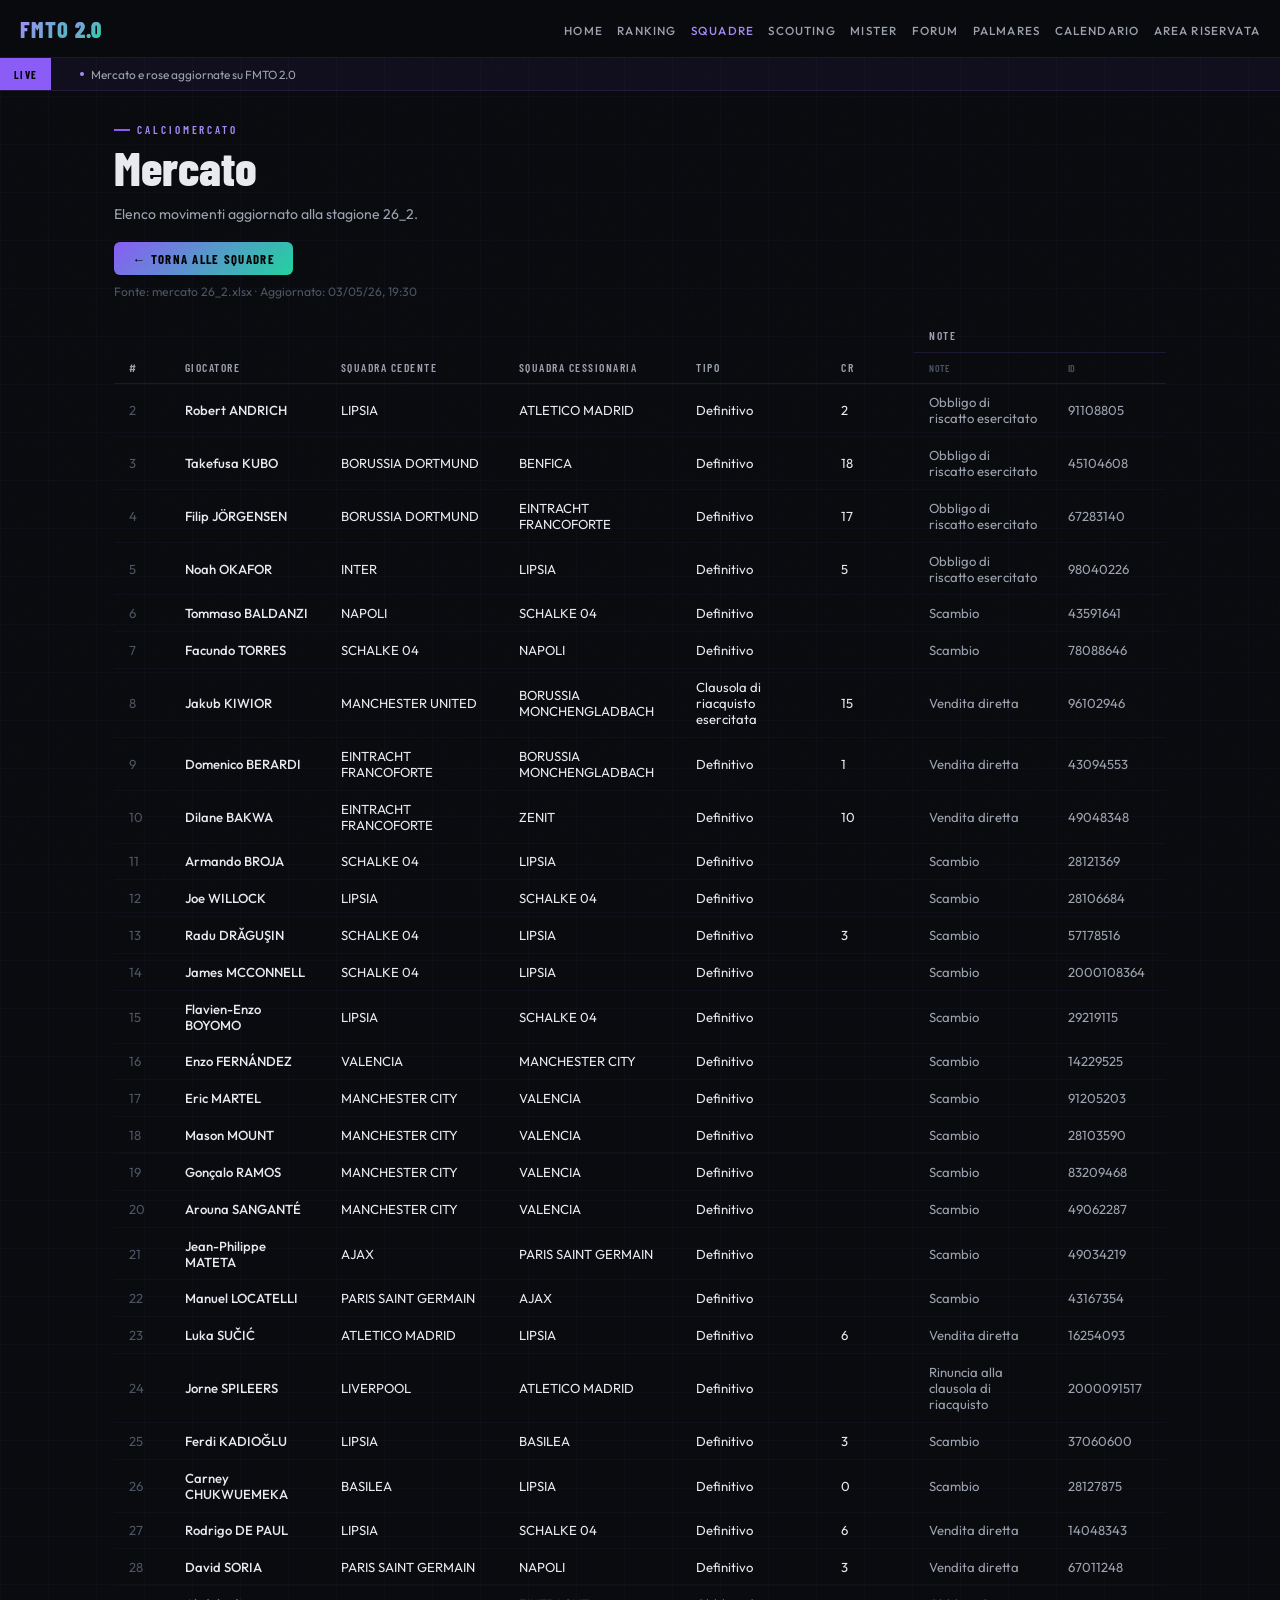
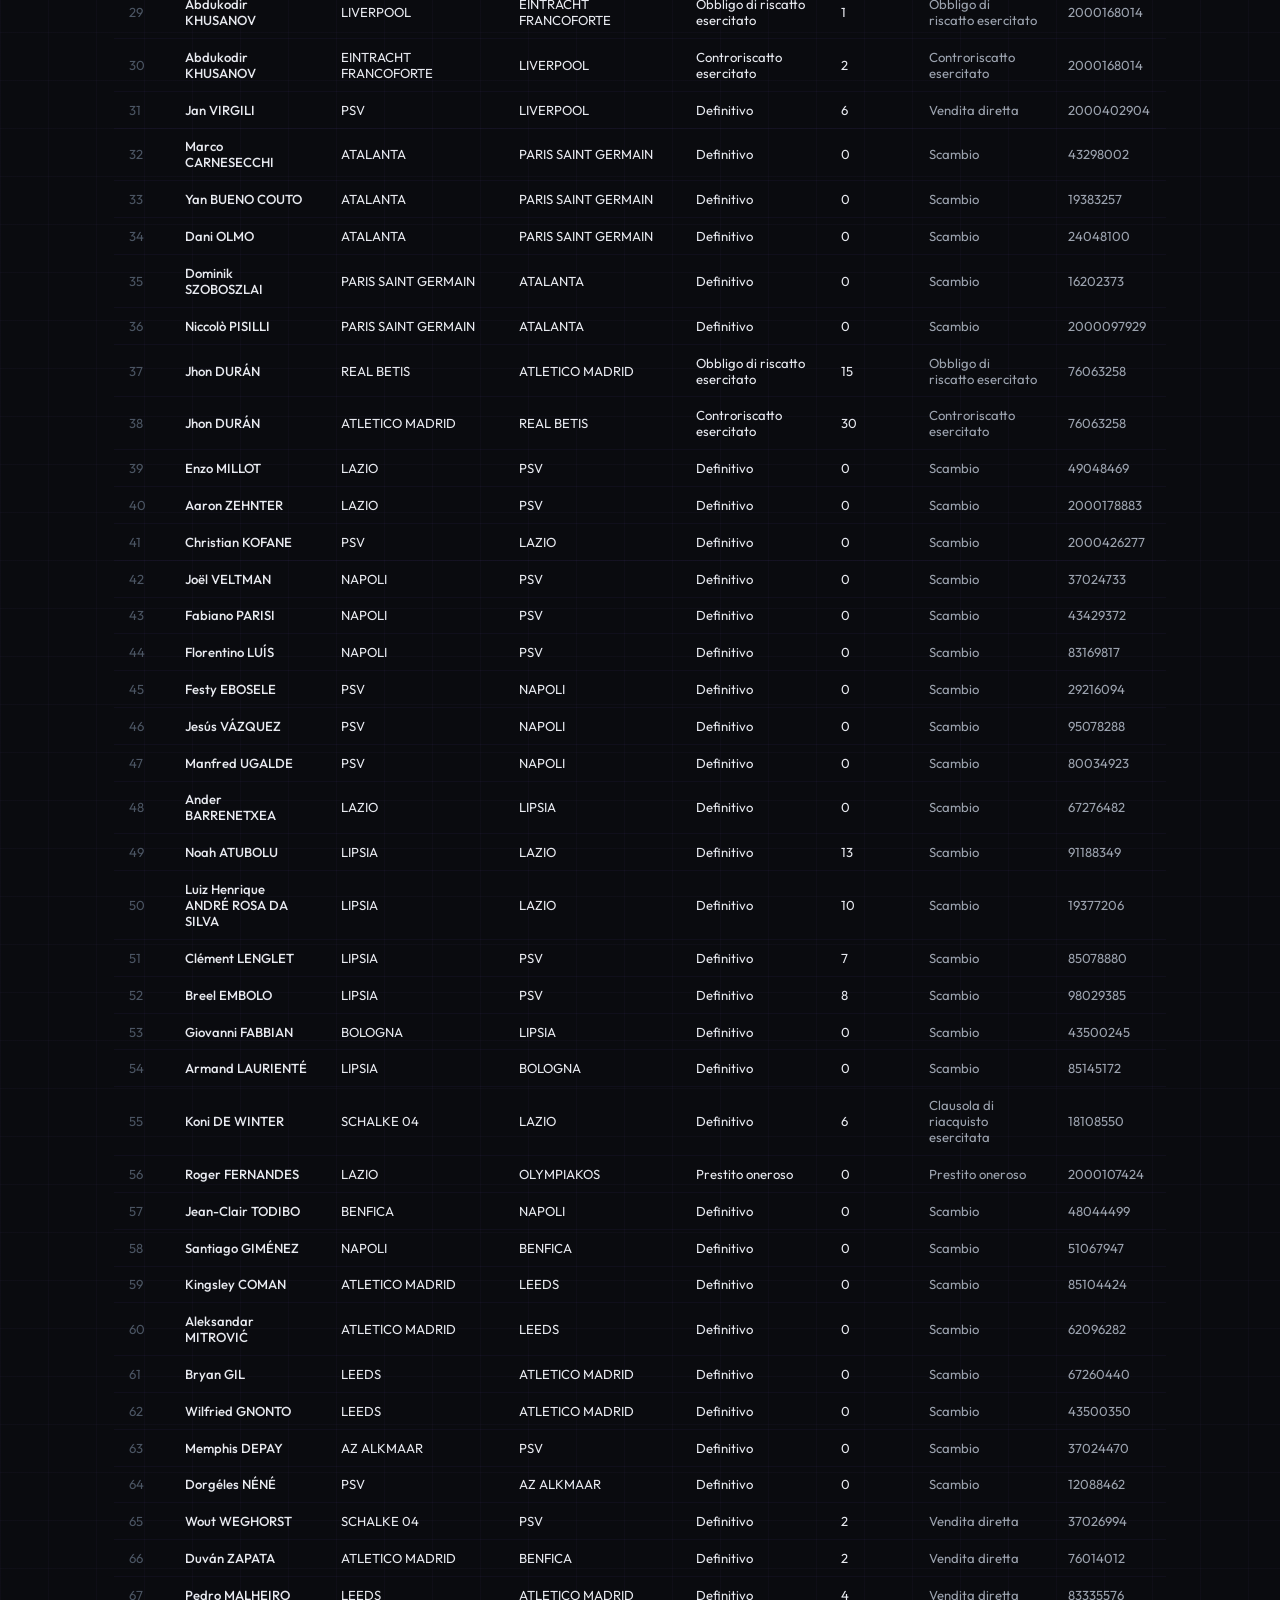
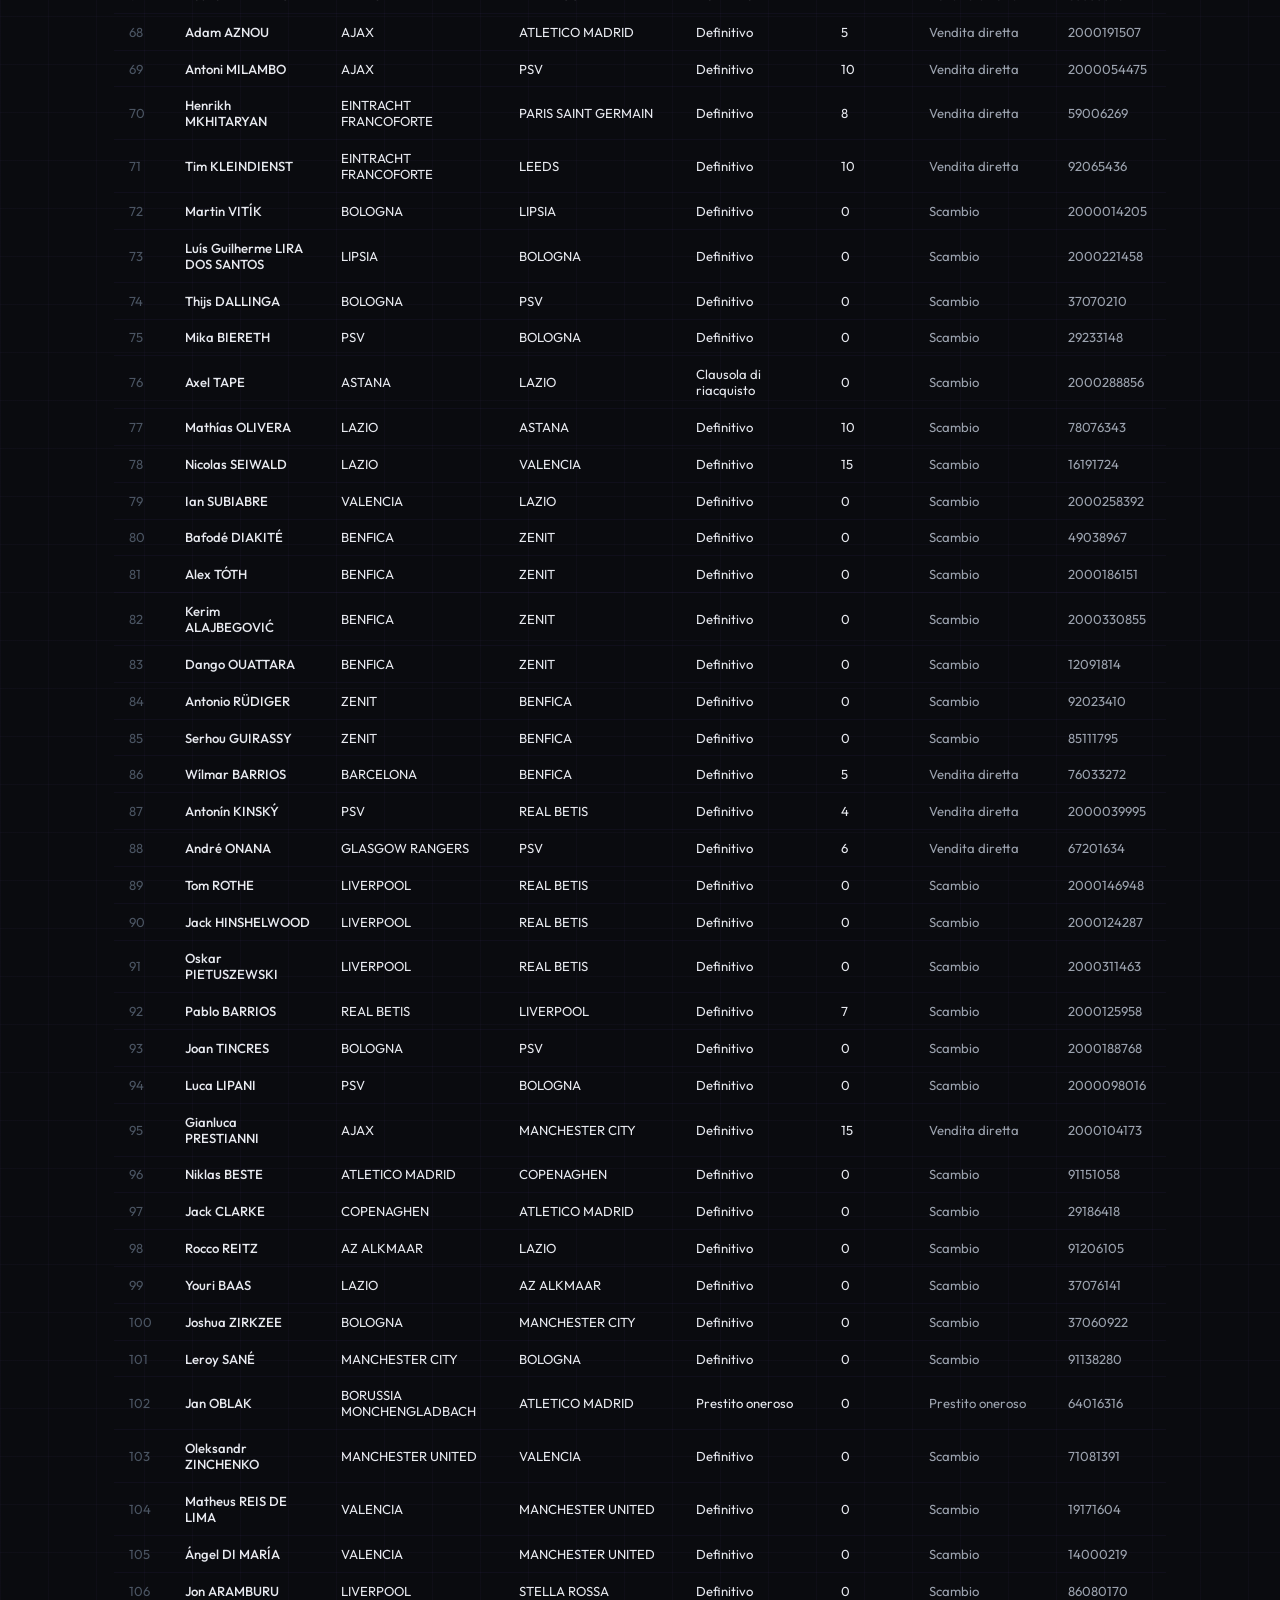
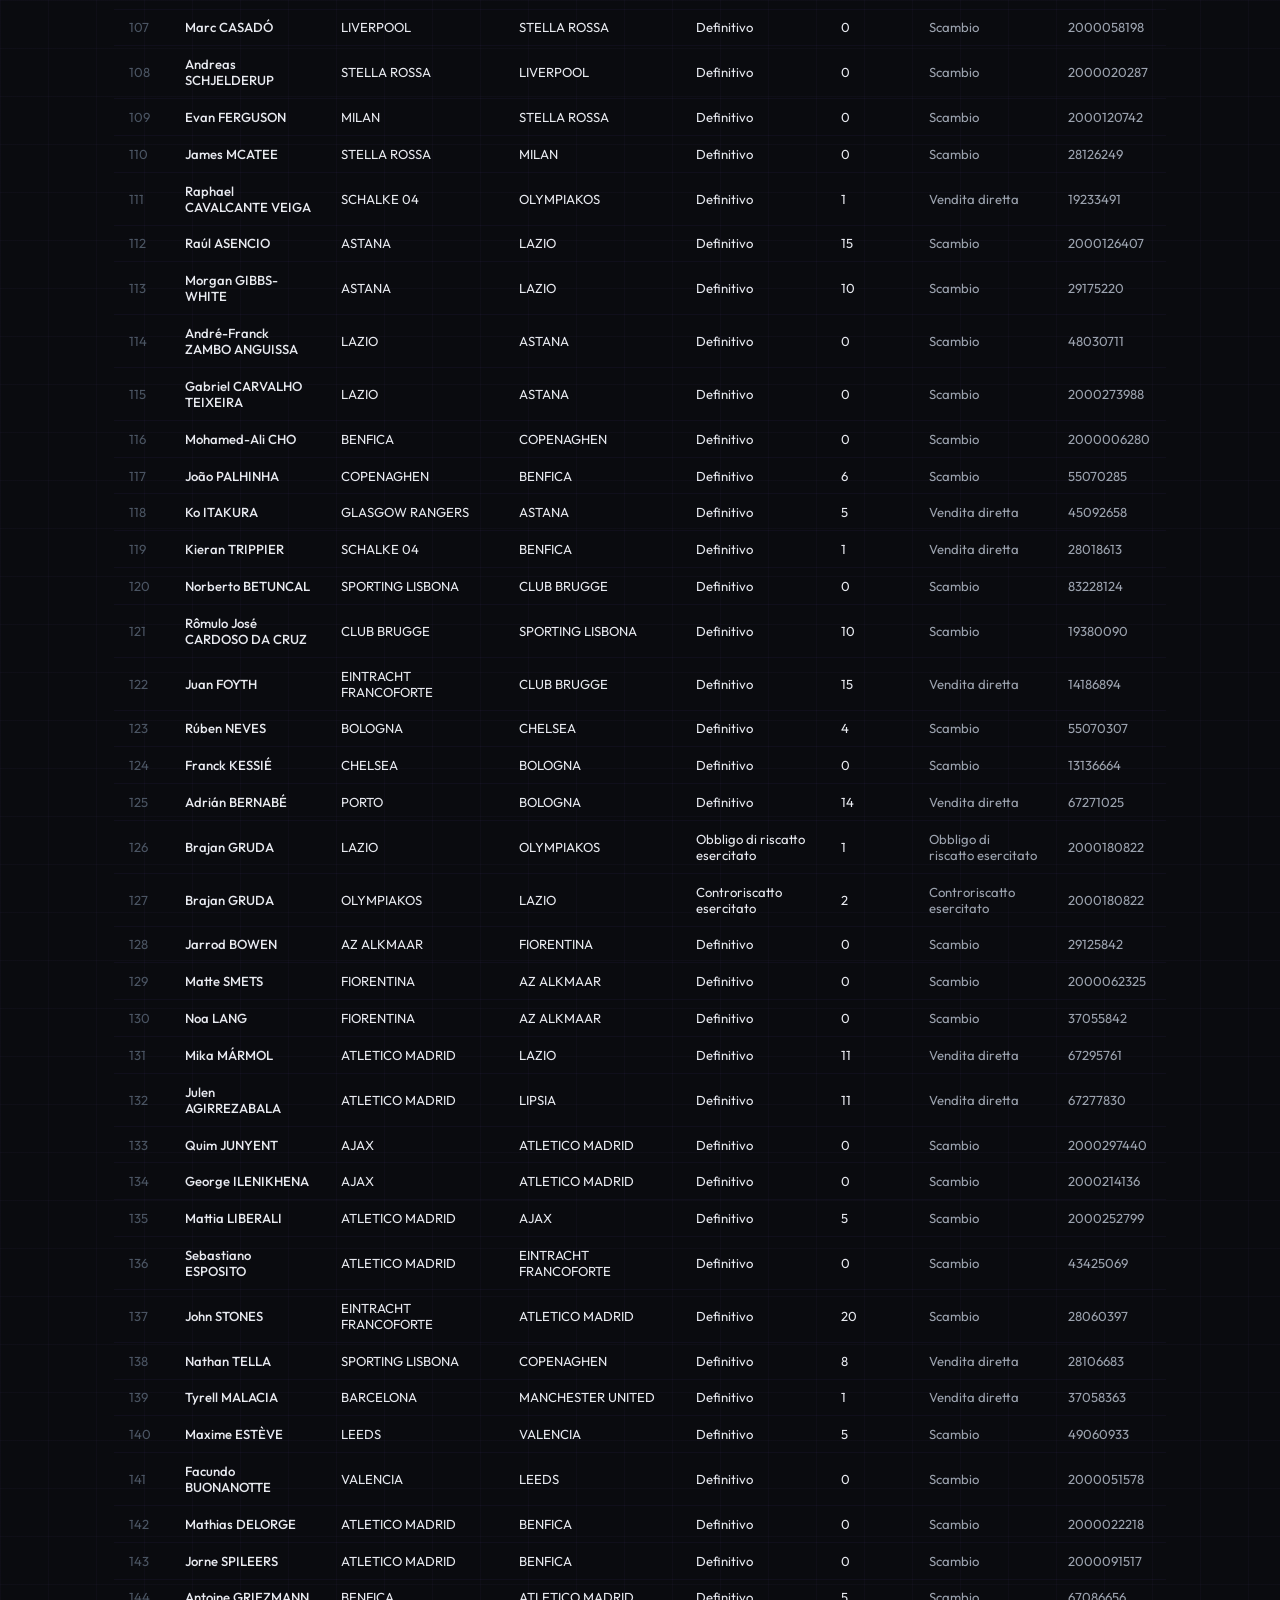
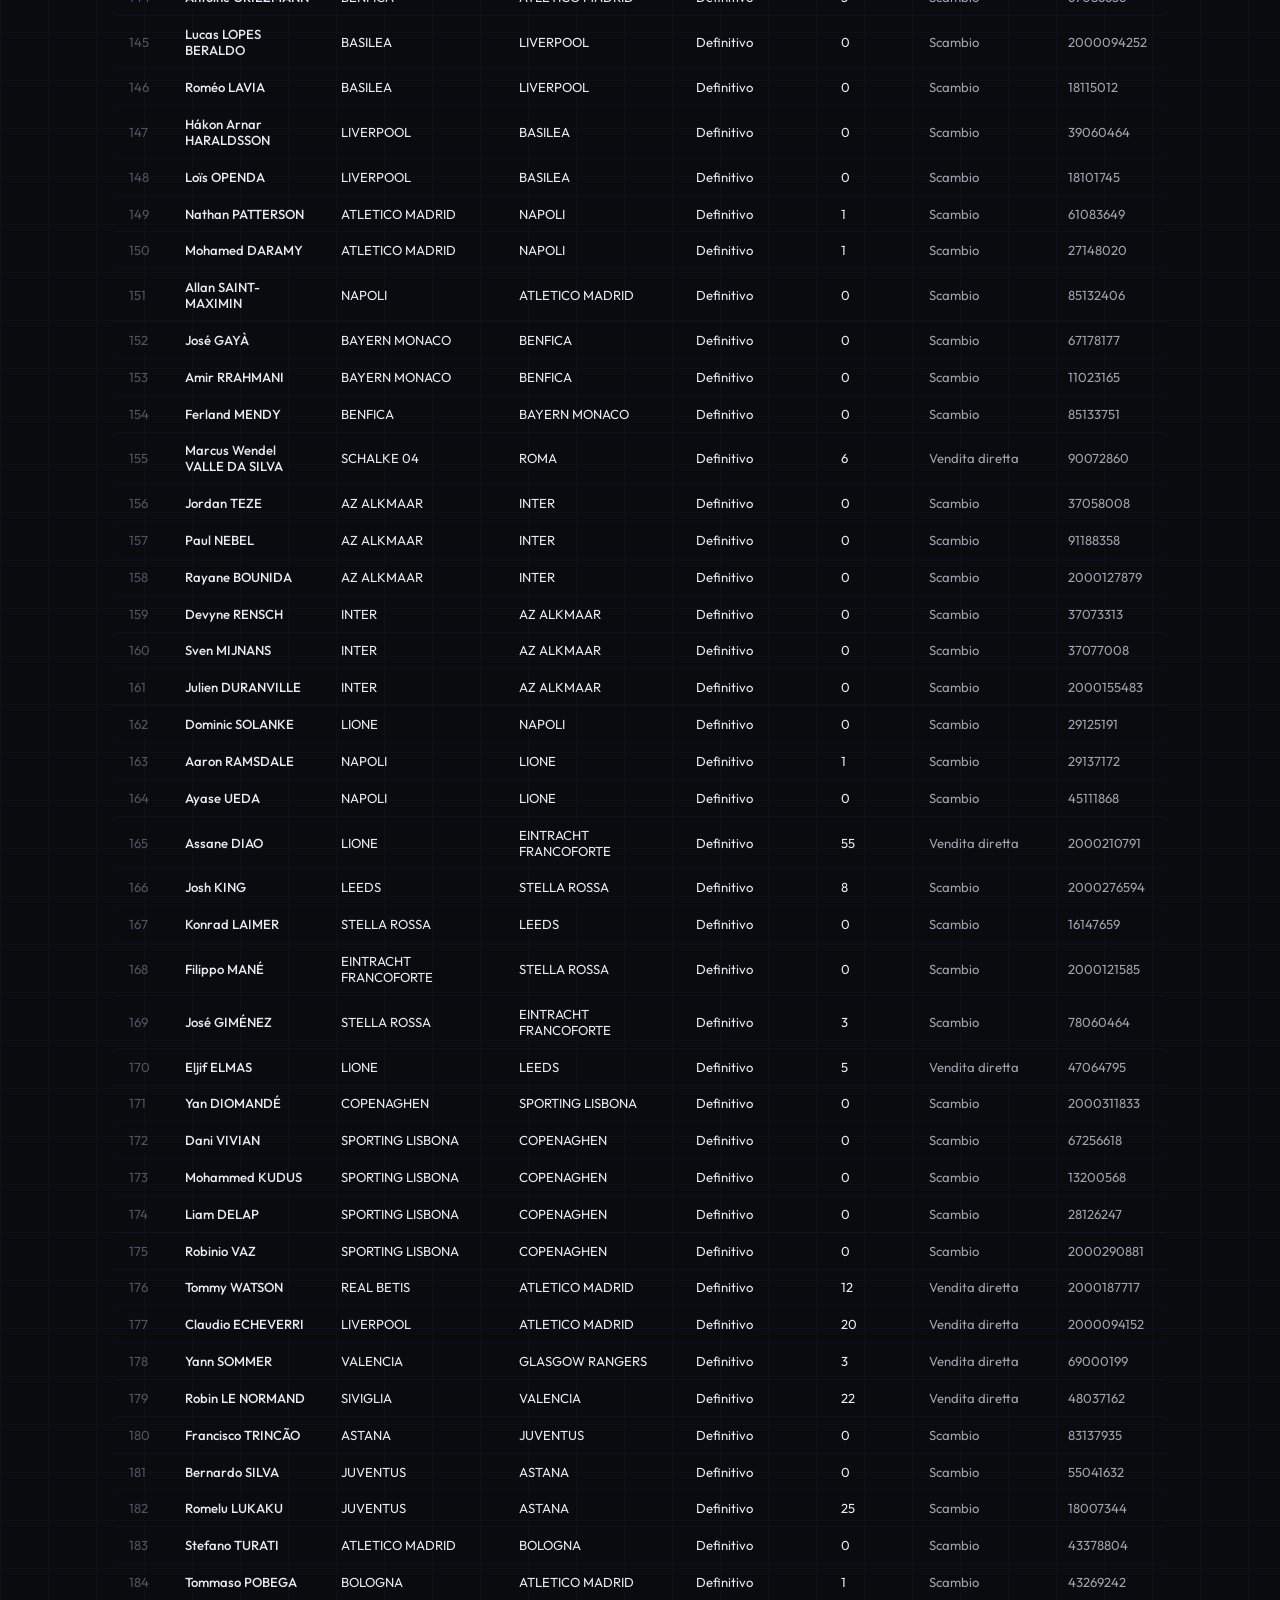
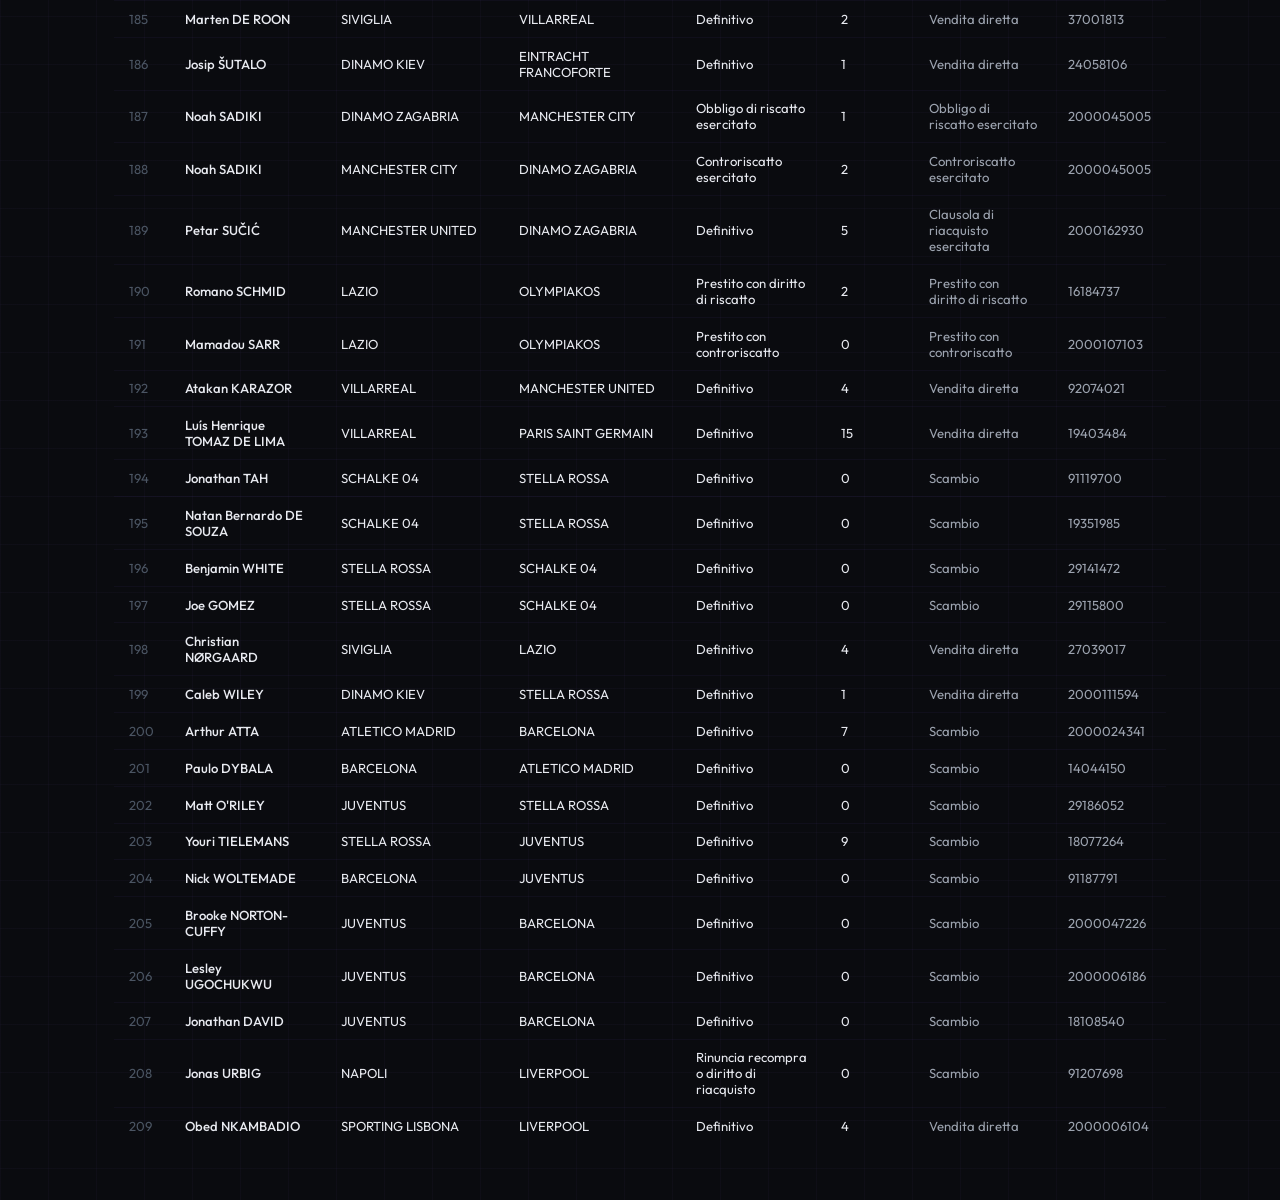
<file: mercato.html>
<!DOCTYPE html>
<html lang="it">
<head>
<meta charset="UTF-8">
<meta name="viewport" content="width=device-width, initial-scale=1.0">
<title>FMTO 2.0 — Mercato</title>
<link rel="stylesheet" href="style.css">
<style>
.mercato-meta{font-size:.76rem;color:var(--t3);margin:.5rem 0 1.1rem;line-height:1.5}
.mercato-meta code{color:var(--vb);font-size:.72rem}
.mercato-empty{padding:1.5rem 1rem;color:var(--t2);font-size:.88rem;line-height:1.55;border:1px dashed var(--border);border-radius:10px;margin-top:.5rem}
#mercato-wrap{overflow-x:auto;margin-top:1rem}
#mercato-thead th{font-size:.72rem;vertical-align:bottom}
#mercato-thead th.mercato-subth{font-size:.62rem;font-weight:600;color:var(--t3);letter-spacing:.04em}
.proto-warn{display:none;background:rgba(251,191,36,.1);border:1px solid rgba(251,191,36,.35);color:var(--t1);padding:.85rem 1.1rem;margin:0 1.5rem 0;max-width:1100px;border-radius:10px;font-size:.8rem;line-height:1.55;position:relative;z-index:5}
.proto-warn code{color:var(--vb);font-size:.74rem}
.proto-warn .proto-warn-x{float:right;background:transparent;border:1px solid var(--border);color:var(--t2);padding:.2rem .55rem;border-radius:6px;cursor:pointer;font-size:.72rem;margin-left:.75rem}
.proto-warn .proto-warn-x:hover{border-color:var(--vb);color:var(--vb)}
</style>
</head>
<body class="gbg">
<div id="proto-warn" class="proto-warn" role="status">
  <button type="button" class="proto-warn-x" onclick="this.parentElement.style.display='none'" aria-label="Chiudi">Chiudi</button>
  <strong>Stai usando file://</strong> (file aperto dal disco). Il browser può mostrare errori di sicurezza e bloccare script. Apri il sito con un server locale, ad esempio nel terminale, dalla cartella del progetto:
  <code>npx --yes serve . -l 3000</code>
  poi vai su <code>http://localhost:3000/mercato.html</code> (in alternativa: estensione &quot;Live Server&quot; in VS Code / Cursor).
</div>
<script>if (location.protocol === 'file:') { var w = document.getElementById('proto-warn'); if (w) w.style.display = 'block'; }</script>
<nav>
  <a class="nav-logo" href="home.html">FMTO<span style="background:linear-gradient(135deg,var(--vb),var(--g));-webkit-background-clip:text;-webkit-text-fill-color:transparent;background-clip:text"> 2.0</span></a>
  <ul class="nav-links">
    <li><a href="home.html" id="nav-home">Home</a></li>
    <li><a href="ranking.html" id="nav-ranking">Ranking</a></li>
    <li><a href="squadre.html" id="nav-sq">Squadre</a></li>
    <li><a href="scouting.html" id="nav-scouting">Scouting</a></li>
    <li><a href="mister.html" id="nav-mister">Mister</a></li>
    <li><a href="forum.html" id="nav-forum">Forum</a></li>
    <li><a href="palmares.html" id="nav-palmares">Palmares</a></li>
    <li><a href="calendario.html" id="nav-calendario">Calendario</a></li>
    <li><a href="area.html" id="nav-area">Area Riservata</a></li>
  </ul>
</nav>
<div class="ticker">
  <div class="ticker-lbl">Live</div>
  <div class="ticker-inner"><div class="ticker-track">
    <span class="ticker-item"><span class="ticker-dot"></span>Mercato e rose aggiornate su FMTO 2.0</span>
  </div></div>
</div>
<div class="sec" style="padding-top:2rem;max-width:1100px">
  <div class="sec-tag">Calciomercato</div>
  <h2 class="sec-title">Mercato</h2>
  <p style="margin-top:.75rem;font-size:.88rem;color:var(--t2);line-height:1.6">
    Elenco movimenti aggiornato alla stagione 26_2.
  </p>
  <p style="margin-top:1rem">
    <a class="nav-cta" href="squadre.html" style="display:inline-block;padding:.55rem 1.15rem;text-decoration:none">← Torna alle squadre</a>
  </p>
  <div class="mercato-meta" id="mercato-meta"></div>
  <div id="mercato-empty" class="mercato-empty" style="display:none"></div>
  <div id="mercato-wrap">
    <table class="player-tbl" id="mercato-tbl" style="display:none">
      <thead id="mercato-thead"></thead>
      <tbody id="mercato-tbody"></tbody>
    </table>
  </div>
</div>
<script src="mercato-movimenti.js"></script>
<script>
(function () {
  var d = window.MERCATO_MOVIMENTI || { righe: [] };
  var meta = document.getElementById('mercato-meta');
  var empty = document.getElementById('mercato-empty');
  var tbl = document.getElementById('mercato-tbl');
  var thead = document.getElementById('mercato-thead');
  var tbody = document.getElementById('mercato-tbody');
  var righe = d.righe || [];
  var intest = d.intestazioni || { tipo: ['Tipo scambio'], costo: 'Costo (CR)', note: ['Note'] };
  var nt = (intest.tipo && intest.tipo.length) ? intest.tipo.length : 1;
  var nn = (intest.note && intest.note.length) ? intest.note.length : 1;
  var twoRowHead = nt > 1 || nn > 1;

  function padParts(arr, n, fallbackStr) {
    var out = (arr && arr.slice) ? arr.slice(0, n) : [];
    if (out.length < n) {
      if (fallbackStr && out.length === 0) {
        var sp = String(fallbackStr).split('\n');
        for (var s = 0; s < sp.length && out.length < n; s++) out.push(sp[s].trim());
      }
      while (out.length < n) out.push('');
    }
    return out.slice(0, n);
  }

  function th(txt, opts) {
    opts = opts || {};
    var h = document.createElement('th');
    h.textContent = txt;
    if (opts.rowspan) h.rowSpan = opts.rowspan;
    if (opts.colspan) h.colSpan = opts.colspan;
    if (opts.cls) h.className = opts.cls;
    if (opts.width) h.style.width = opts.width;
    return h;
  }

  function buildThead() {
    thead.textContent = '';
    var rs = twoRowHead ? 2 : 1;
    var tr1 = document.createElement('tr');
    tr1.appendChild(th('#', { rowspan: rs, width: '52px' }));
    tr1.appendChild(th('Giocatore', { rowspan: rs }));
    tr1.appendChild(th('Squadra cedente', { rowspan: rs }));
    tr1.appendChild(th('Squadra cessionaria', { rowspan: rs }));
    if (nt <= 1) {
      tr1.appendChild(th(intest.tipo[0] || 'Tipo scambio', { rowspan: rs }));
    } else {
      tr1.appendChild(th('Tipo scambio', { colspan: nt }));
    }
    tr1.appendChild(th(intest.costo || 'Costo (CR)', { rowspan: rs, width: '88px' }));
    if (nn <= 1) {
      tr1.appendChild(th(intest.note[0] || 'Note', { rowspan: rs }));
    } else {
      tr1.appendChild(th('Note', { colspan: nn }));
    }
    thead.appendChild(tr1);
    if (twoRowHead) {
      var tr2 = document.createElement('tr');
      if (nt > 1) {
        for (var i = 0; i < nt; i++) {
          tr2.appendChild(th(intest.tipo[i] || 'Campo', { cls: 'mercato-subth' }));
        }
      }
      if (nn > 1) {
        for (var j = 0; j < nn; j++) {
          tr2.appendChild(th(intest.note[j] || 'Campo', { cls: 'mercato-subth' }));
        }
      }
      thead.appendChild(tr2);
    }
  }

  if (d.fonte) {
    var when = d.generatoIso
      ? new Date(d.generatoIso).toLocaleString('it-IT', { dateStyle: 'short', timeStyle: 'short' })
      : '—';
    meta.textContent = 'Fonte: ' + d.fonte + ' · Aggiornato: ' + when;
  } else {
    meta.textContent = '';
  }

  if (!righe.length) {
    tbl.style.display = 'none';
    empty.style.display = 'block';
    empty.textContent = d.nota || 'Nessun movimento caricato. Aggiungi il file Excel nella cartella del sito e lancia node apply-mercato.js oppure node export-mercato-movimenti.js.';
    return;
  }

  empty.style.display = 'none';
  tbl.style.display = 'table';
  buildThead();
  tbody.textContent = '';

  righe.forEach(function (r) {
    var tr = document.createElement('tr');
    var tipoVals = padParts(r.tipoRighe, nt, r.tipo || '');
    var noteVals = padParts(r.noteRighe, nn, r.note || '');

    function addTextTd(text, idx) {
      var td = document.createElement('td');
      td.textContent = text != null ? String(text) : '';
      if (idx === 0) td.style.color = 'var(--t3)';
      if (idx === 1) td.style.fontWeight = '500';
      tr.appendChild(td);
    }

    addTextTd(r.n, 0);
    addTextTd(r.giocatore, 1);
    addTextTd(r.cedente, 2);
    addTextTd(r.cessionaria, 3);

    if (nt <= 1) {
      addTextTd(tipoVals[0] || r.tipo || '', 4);
    } else {
      for (var ti = 0; ti < nt; ti++) {
        var tdT = document.createElement('td');
        tdT.textContent = tipoVals[ti] != null && String(tipoVals[ti]).trim() !== '' ? String(tipoVals[ti]) : '—';
        tr.appendChild(tdT);
      }
    }

    var tdCosto = document.createElement('td');
    tdCosto.textContent = r.costoCr != null ? String(r.costoCr) : '';
    tr.appendChild(tdCosto);

    if (nn <= 1) {
      var tdN = document.createElement('td');
      tdN.style.fontSize = '.82rem';
      tdN.style.color = 'var(--t2)';
      tdN.textContent = noteVals[0] || r.note || '';
      tr.appendChild(tdN);
    } else {
      for (var ni = 0; ni < nn; ni++) {
        var tdNi = document.createElement('td');
        tdNi.style.fontSize = '.82rem';
        tdNi.style.color = 'var(--t2)';
        tdNi.textContent =
          noteVals[ni] != null && String(noteVals[ni]).trim() !== '' ? String(noteVals[ni]) : '—';
        tr.appendChild(tdNi);
      }
    }

    tbody.appendChild(tr);
  });
})();
</script>
<script src="shared.js"></script>
</body>
</html>
</file>
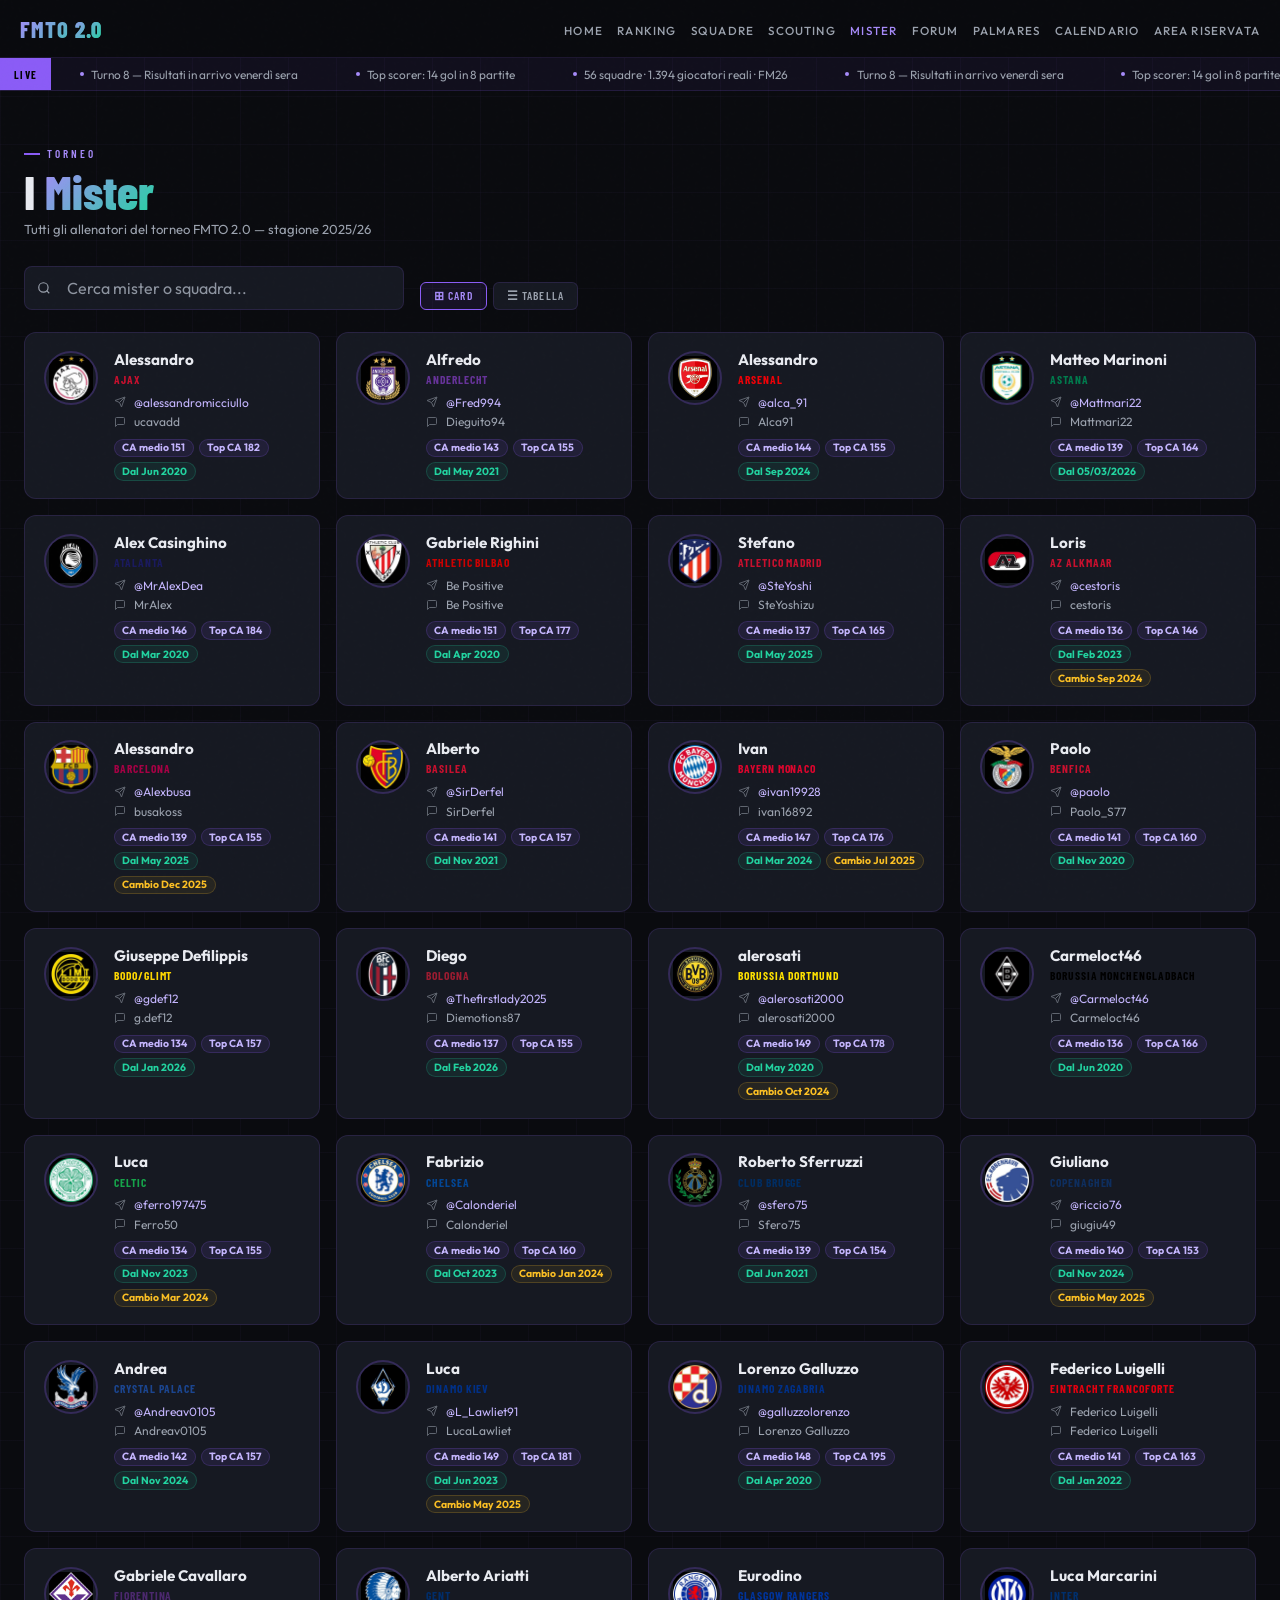
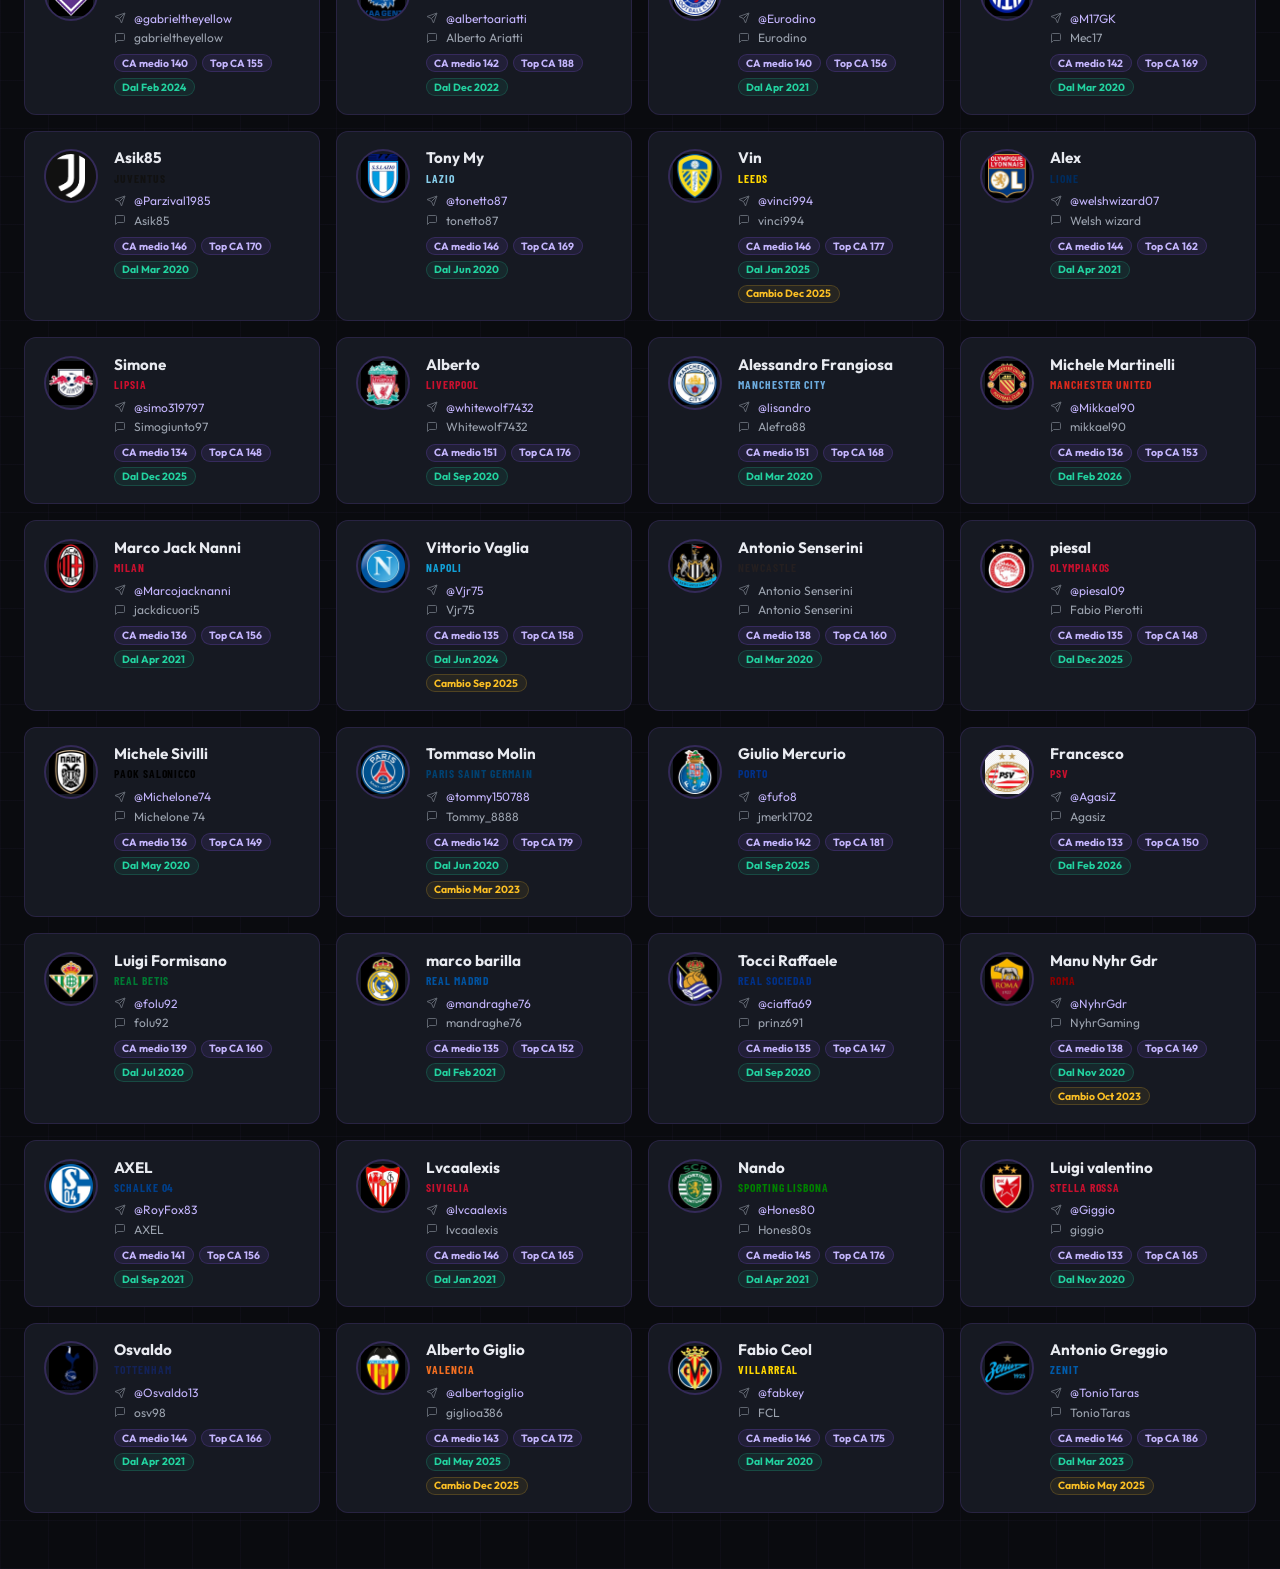
<file: mister.html>
<!DOCTYPE html>
<html lang="it">
<head>
<meta charset="UTF-8">
<meta name="viewport" content="width=device-width, initial-scale=1.0">
<title>FMTO 2.0 — Mister</title>
<link rel="stylesheet" href="style.css">
<style>
/* ── MISTER GRID ── */
.mister-grid { display:grid; grid-template-columns:repeat(auto-fill,minmax(280px,1fr)); gap:1rem; }

.mc {
  background:var(--card); border:1px solid var(--border); border-radius:12px;
  padding:1.1rem 1.2rem; display:flex; align-items:flex-start; gap:1rem;
  transition:border-color .18s, transform .18s; cursor:default;
  text-decoration:none; color:inherit;
}
.mc:hover { border-color:var(--v); transform:translateY(-2px); }

.mc-avatar {
  width:54px; height:54px; border-radius:50%; flex-shrink:0;
  overflow:hidden; border:2px solid rgba(139,92,246,.25);
}
.mc-avatar img { width:100%; height:100%; object-fit:contain; }
.mc-avatar-placeholder {
  width:100%; height:100%; display:flex; align-items:center; justify-content:center;
  font-family:'Barlow Condensed',sans-serif; font-weight:800; font-size:.9rem; color:#fff; border-radius:50%;
}

.mc-body { flex:1; min-width:0; }
.mc-name { font-size:.95rem; font-weight:700; color:#e8eaf0; line-height:1.2; }
.mc-squad {
  font-family:'Barlow Condensed',sans-serif; font-size:.72rem; font-weight:700;
  letter-spacing:.08em; text-transform:uppercase; margin-top:.18rem; margin-bottom:.55rem;
}

.mc-rows { display:flex; flex-direction:column; gap:.28rem; }
.mc-row { display:flex; align-items:center; gap:.5rem; font-size:.75rem; color:#9ca3af; }
.mc-row svg { flex-shrink:0; opacity:.55; }
.mc-row a { color:#c4b5fd; text-decoration:none; }
.mc-row a:hover { color:#a78bfa; text-decoration:underline; }
.mc-badge {
  display:inline-flex; align-items:center; gap:.25rem;
  padding:.1rem .45rem; border-radius:99px; font-size:.65rem; font-weight:700;
  background:rgba(139,92,246,.1); border:1px solid rgba(139,92,246,.2); color:#c4b5fd;
}
.mc-badge.green { background:rgba(34,211,160,.08); border-color:rgba(34,211,160,.2); color:#22d3a0; }

/* empty slot */
.mc.empty { opacity:.35; pointer-events:none; }
.mc.empty .mc-name { color:#4b5563; font-style:italic; }

/* search + toggle */
.view-toggle { display:flex; gap:.4rem; }
.vt-btn {
  background:var(--card); border:1px solid var(--border); color:var(--t2);
  font-family:'Barlow Condensed',sans-serif; font-size:.72rem; font-weight:600;
  letter-spacing:.1em; text-transform:uppercase; padding:.35rem .8rem;
  border-radius:6px; cursor:pointer; transition:all .14s;
}
.vt-btn:hover,.vt-btn.active { border-color:var(--v); color:var(--vb); background:rgba(139,92,246,.09); }

/* table */
.mister-tbl { width:100%; border-collapse:collapse; }
.mister-tbl th {
  font-family:'Barlow Condensed',sans-serif; font-size:.66rem; font-weight:600;
  letter-spacing:.13em; text-transform:uppercase; color:var(--t2); text-align:left;
  padding:.58rem .95rem; border-bottom:1px solid var(--border); white-space:nowrap;
}
.mister-tbl td { padding:.62rem .95rem; font-size:.82rem; border-bottom:1px solid rgba(139,92,246,.05); vertical-align:middle; }
.mister-tbl tr:hover td { background:rgba(139,92,246,.05); }
.mister-tbl tr:last-child td { border-bottom:none; }
.mister-tbl a { color:#c4b5fd; text-decoration:none; }
.mister-tbl a:hover { text-decoration:underline; }

@media(max-width:480px){ .mister-grid { grid-template-columns:1fr; } }
</style>
</head>
<body class="gbg">

<nav>
  <a class="nav-logo" href="home.html">FMTO<span style="background:linear-gradient(135deg,var(--vb),var(--g));-webkit-background-clip:text;-webkit-text-fill-color:transparent;background-clip:text"> 2.0</span></a>
  <ul class="nav-links">
    <li><a href="home.html" id="nav-home">Home</a></li>
    <li><a href="ranking.html" id="nav-ranking">Ranking</a></li>
    <li><a href="squadre.html" id="nav-sq">Squadre</a></li>
    <li><a href="scouting.html" id="nav-scouting">Scouting</a></li>
    <li><a href="mister.html" id="nav-mister">Mister</a></li>
    <li><a href="forum.html" id="nav-forum">Forum</a></li>
    <li><a href="palmares.html" id="nav-palmares">Palmares</a></li>
    <li><a href="calendario.html" id="nav-calendario">Calendario</a></li>
    <li><a href="area.html" id="nav-area">Area Riservata</a></li>
  </ul>
</nav>

<div class="ticker">
  <div class="ticker-lbl">Live</div>
  <div class="ticker-inner"><div class="ticker-track">
    <span class="ticker-item"><span class="ticker-dot"></span>Turno 8 — Risultati in arrivo venerdì sera</span>
    <span class="ticker-item"><span class="ticker-dot"></span>Top scorer: 14 gol in 8 partite</span>
    <span class="ticker-item"><span class="ticker-dot"></span>56 squadre · 1.394 giocatori reali · FM26</span>
    <span class="ticker-item"><span class="ticker-dot"></span>Turno 8 — Risultati in arrivo venerdì sera</span>
    <span class="ticker-item"><span class="ticker-dot"></span>Top scorer: 14 gol in 8 partite</span>
    <span class="ticker-item"><span class="ticker-dot"></span>56 squadre · 1.394 giocatori reali · FM26</span>
  </div></div>
</div>

<div class="sec">
  <div style="margin-bottom:1.8rem">
    <div class="sec-tag">Torneo</div>
    <h2 class="sec-title">I <span>Mister</span></h2>
    <p style="margin-top:.35rem;font-size:.82rem;color:var(--t2)">Tutti gli allenatori del torneo FMTO 2.0 — stagione 2025/26</p>
  </div>

  <div style="display:flex;gap:1rem;flex-wrap:wrap;align-items:flex-end;margin-bottom:1.4rem">
    <div class="search-wrap" style="margin-bottom:0;flex:1;min-width:200px;max-width:380px">
      <svg class="search-icon" width="14" height="14" viewBox="0 0 24 24" fill="none" stroke="currentColor" stroke-width="2"><circle cx="11" cy="11" r="8"/><line x1="21" y1="21" x2="16.65" y2="16.65"/></svg>
      <input type="text" class="search-input" id="m-search" placeholder="Cerca mister o squadra..." oninput="filterMister()" autocomplete="off">
    </div>
    <div class="view-toggle">
      <button class="vt-btn active" onclick="setView('cards',this)">⊞ Card</button>
      <button class="vt-btn" onclick="setView('table',this)">☰ Tabella</button>
    </div>
  </div>

  <div id="mister-cards" class="mister-grid"></div>
  <div id="mister-table" style="display:none;overflow-x:auto">
    <table class="mister-tbl">
      <thead><tr>
        <th>#</th><th>Squadra</th><th>Mister</th><th>Telegram</th>
        <th>Forum</th><th>Nel torneo</th><th>Ultimo cambio</th>
      </tr></thead>
      <tbody id="mister-tbody"></tbody>
    </table>
  </div>
</div>

<script src="data.js"></script>
<script src="players.js"></script>
<script src="misters-data.js"></script>
<script src="shared.js"></script>
<script>
let currentView = 'cards';

function tgLink(handle) {
  if (!handle || handle.includes(' ')) return handle || '—';
  const clean = handle.replace(/^@/, '');
  return `<a href="https://t.me/${clean}" target="_blank" rel="noopener">@${clean}</a>`;
}

function buildMisterCards() {
  const grid = document.getElementById('mister-cards');
  grid.innerHTML = SQUADS.map(sq => {
    const m = getMisterInfo(sq.name);
    const hasInfo = !!m.nome;
    const players = PLAYERS_BY_TEAM[sq.name] || [];
    const avgCA = players.length ? Math.round(players.reduce((s,p) => s+p.ca, 0) / players.length) : 0;
    const topCA = players.length ? Math.max(...players.map(p=>p.ca)) : 0;

    const logoInner = sq.logo
      ? `<img src="${sq.logo}" alt="${sq.name}" style="width:100%;height:100%;object-fit:contain;padding:3px${sq.name==='JUVENTUS'?';background:#111;border-radius:50%':''}">`
      : `<div class="mc-avatar-placeholder" style="background:linear-gradient(135deg,${sq.color1},${sq.color2})">${sq.name.split(' ').map(w=>w[0]).join('').slice(0,3)}</div>`;

    const tgLinkHtml = m.telegram && !m.telegram.includes(' ')
      ? `<a href="https://t.me/${m.telegram.replace(/^@/,'')}" target="_blank" rel="noopener">@${m.telegram.replace(/^@/,'')}</a>`
      : (m.telegram || '—');

    return `<div class="mc${hasInfo?'':' empty'}" data-search="${(m.nome+' '+sq.name).toLowerCase()}">
      <div class="mc-avatar">${logoInner}</div>
      <div class="mc-body">
        <div class="mc-name">${hasInfo ? m.nome : 'Nessun mister'}</div>
        <div class="mc-squad" style="color:${sq.color1}">${sq.name}</div>
        <div class="mc-rows">
          ${m.telegram ? `<div class="mc-row">
            <svg width="12" height="12" viewBox="0 0 24 24" fill="none" stroke="currentColor" stroke-width="2"><line x1="22" y1="2" x2="11" y2="13"/><polygon points="22 2 15 22 11 13 2 9 22 2"/></svg>
            ${tgLinkHtml}
          </div>` : ''}
          ${m.forum ? `<div class="mc-row">
            <svg width="12" height="12" viewBox="0 0 24 24" fill="none" stroke="currentColor" stroke-width="2"><path d="M21 15a2 2 0 0 1-2 2H7l-4 4V5a2 2 0 0 1 2-2h14a2 2 0 0 1 2 2z"/></svg>
            <span>${m.forum}</span>
          </div>` : ''}
          <div class="mc-row" style="margin-top:.3rem;gap:.35rem;flex-wrap:wrap">
            ${avgCA ? `<span class="mc-badge">CA medio ${avgCA}</span>` : ''}
            ${topCA ? `<span class="mc-badge">Top CA ${topCA}</span>` : ''}
            ${m.ingresso ? `<span class="mc-badge green">Dal ${m.ingresso}</span>` : ''}
            ${m.ultimo_cambio ? `<span class="mc-badge" style="background:rgba(251,191,36,.07);border-color:rgba(251,191,36,.2);color:#fbbf24">Cambio ${m.ultimo_cambio}</span>` : ''}
          </div>
        </div>
      </div>
    </div>`;
  }).join('');
}

function buildMisterTable() {
  const tbody = document.getElementById('mister-tbody');
  tbody.innerHTML = SQUADS.map((sq, i) => {
    const m = getMisterInfo(sq.name);
    const logoEl = sq.logo
      ? `<img src="${sq.logo}" alt="${sq.name}" style="width:24px;height:24px;object-fit:contain;vertical-align:middle;margin-right:.5rem${sq.name==='JUVENTUS'?';background:#111;border-radius:50%;padding:2px':''}">`
      : '';
    return `<tr>
      <td style="color:var(--t4);font-size:.72rem">${i+1}</td>
      <td>${logoEl}<span style="font-weight:600">${sq.name}</span></td>
      <td style="font-weight:600;color:#e8eaf0">${m.nome || '<span style="color:#4b5563;font-style:italic">—</span>'}</td>
      <td>${m.telegram && !m.telegram.includes(' ')
        ? `<a href="https://t.me/${m.telegram.replace(/^@/,'')}" target="_blank">@${m.telegram.replace(/^@/,'')}</a>`
        : (m.telegram||'—')}</td>
      <td style="color:var(--t2)">${m.forum||'—'}</td>
      <td><span class="mc-badge green" style="font-size:.62rem">${m.ingresso||'—'}</span></td>
      <td style="color:var(--t2);font-size:.75rem">${m.ultimo_cambio||'—'}</td>
    </tr>`;
  }).join('');
}

function filterMister() {
  const q = document.getElementById('m-search').value.toLowerCase().trim();
  if (currentView === 'cards') {
    document.querySelectorAll('.mc').forEach(c =>
      c.style.display = (!q || c.dataset.search.includes(q)) ? '' : 'none'
    );
  } else {
    document.querySelectorAll('.mister-tbl tbody tr').forEach((tr, i) => {
      const sq = SQUADS[i];
      const m = getMisterInfo(sq.name);
      const match = `${m.nome} ${sq.name}`.toLowerCase().includes(q);
      tr.style.display = (!q || match) ? '' : 'none';
    });
  }
}

function setView(v, btn) {
  currentView = v;
  document.querySelectorAll('.vt-btn').forEach(b => b.classList.remove('active'));
  btn.classList.add('active');
  document.getElementById('mister-cards').style.display = v === 'cards' ? '' : 'none';
  document.getElementById('mister-table').style.display  = v === 'table' ? '' : 'none';
}

buildMisterCards();
buildMisterTable();
</script>
</body>
</html>
</file>
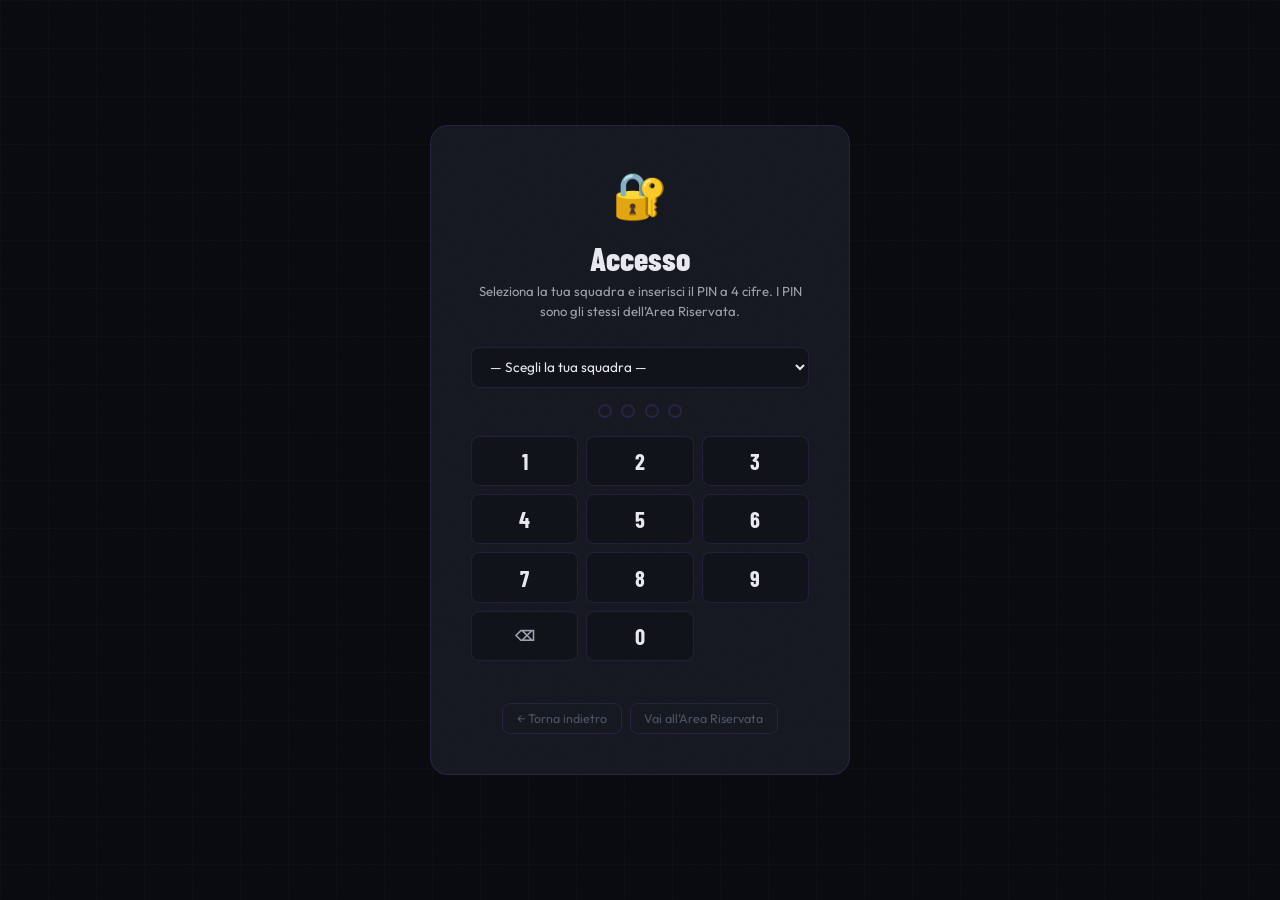
<file: pin.html>
<!DOCTYPE html>
<html lang="it">
<head>
  <meta charset="UTF-8">
  <meta name="viewport" content="width=device-width, initial-scale=1.0">
  <title>FMTO 2.0 — Accesso</title>
  <link rel="stylesheet" href="style.css">
  <style>
  /* pagina "gateway" PIN (stesso stile area riservata) */
  .lock-screen{min-height:100vh;display:flex;align-items:center;justify-content:center;padding:2rem}
  .lock-card{background:var(--card);border:1px solid var(--border);border-radius:18px;padding:2.5rem;width:min(420px,100%);text-align:center}
  .lock-icon{font-size:2.8rem;margin-bottom:1rem;display:block}
  .lock-title{font-family:'Barlow Condensed',sans-serif;font-size:2rem;font-weight:800;margin-bottom:.3rem}
  .lock-sub{font-size:.82rem;color:var(--t2);margin-bottom:1.6rem;line-height:1.5}
  .pin-select{width:100%;background:var(--sf);border:1px solid var(--border);color:var(--t1);font-family:'Outfit',sans-serif;font-size:.85rem;padding:.6rem .9rem;border-radius:8px;outline:none;margin-bottom:1rem;cursor:pointer}
  .pin-select option{background:var(--card)}
  .pin-dots{display:flex;gap:.6rem;justify-content:center;margin-bottom:1.1rem}
  .pin-dot{width:14px;height:14px;border-radius:50%;border:2px solid var(--border);background:transparent;transition:all .18s}
  .pin-dot.filled{background:var(--v);border-color:var(--v);box-shadow:0 0 8px var(--vg)}
  .pin-numpad{display:grid;grid-template-columns:repeat(3,1fr);gap:.5rem;margin-bottom:.75rem}
  .pin-key{background:var(--sf);border:1px solid var(--border);color:var(--t1);font-family:'Barlow Condensed',sans-serif;font-size:1.4rem;font-weight:700;padding:.7rem;border-radius:8px;cursor:pointer;transition:all .14s;user-select:none}
  .pin-key:hover{border-color:var(--v);background:rgba(139,92,246,.1);color:var(--vb)}
  .pin-key:active{transform:scale(.91)}
  .pin-error{color:#f87171;font-size:.78rem;min-height:1.2em;margin-top:.3rem}
  .pin-actions{display:flex;gap:.5rem;justify-content:center;margin-top:.9rem;flex-wrap:wrap}
  .pin-link{font-size:.78rem;color:var(--t3);text-decoration:none;border:1px solid var(--border);padding:.45rem .85rem;border-radius:8px;background:transparent;cursor:pointer}
  .pin-link:hover{border-color:var(--v);color:var(--vb)}
  </style>
</head>
<body class="gbg">

<div id="lock-screen" class="lock-screen">
  <div class="lock-card glass fade-in">
    <span class="lock-icon">🔐</span>
    <div class="lock-title">Accesso</div>
    <p class="lock-sub">Seleziona la tua squadra e inserisci il PIN a 4 cifre. I PIN sono gli stessi dell’Area Riservata.</p>

    <select class="pin-select" id="pin-squad-select" onchange="resetPin()">
      <option value="">— Scegli la tua squadra —</option>
    </select>

    <div class="pin-dots">
      <div class="pin-dot" id="pd0"></div><div class="pin-dot" id="pd1"></div>
      <div class="pin-dot" id="pd2"></div><div class="pin-dot" id="pd3"></div>
    </div>

    <div class="pin-numpad">
      <button type="button" class="pin-key" onclick="pk('1')">1</button>
      <button type="button" class="pin-key" onclick="pk('2')">2</button>
      <button type="button" class="pin-key" onclick="pk('3')">3</button>
      <button type="button" class="pin-key" onclick="pk('4')">4</button>
      <button type="button" class="pin-key" onclick="pk('5')">5</button>
      <button type="button" class="pin-key" onclick="pk('6')">6</button>
      <button type="button" class="pin-key" onclick="pk('7')">7</button>
      <button type="button" class="pin-key" onclick="pk('8')">8</button>
      <button type="button" class="pin-key" onclick="pk('9')">9</button>
      <button type="button" class="pin-key" onclick="pk('del')" style="font-size:.88rem;color:var(--t2)">⌫</button>
      <button type="button" class="pin-key" onclick="pk('0')">0</button>
      <button type="button" class="pin-key" style="visibility:hidden"></button>
    </div>

    <div class="pin-error" id="pin-error"></div>

    <div class="pin-actions">
      <a class="pin-link" href="index.html">← Torna indietro</a>
      <a class="pin-link" href="area.html">Vai all’Area Riservata</a>
    </div>
  </div>
</div>

<script src="data.js"></script>
<script src="config.js"></script>
<script src="shared.js"></script>
<script>
// Se sessione già attiva, vai direttamente in home
(function(){
  if (typeof getSession === 'function' && getSession()) {
    location.replace('home.html');
  }
})();

let pinEntry = '';

function populateSelect() {
  const sel = document.getElementById('pin-squad-select');
  if (!sel || typeof SQUADS === 'undefined') return;
  sel.innerHTML = '<option value="">— Scegli la tua squadra —</option>' +
    SQUADS.map(sq => `<option value="${sq.id}">${sq.name}</option>`).join('');
}

function resetPin() {
  pinEntry = '';
  updateDots();
  document.getElementById('pin-error').textContent = '';
}

function updateDots() {
  for (let i = 0; i < 4; i++) {
    document.getElementById('pd' + i).classList.toggle('filled', i < pinEntry.length);
  }
}

function pk(k) {
  if (!document.getElementById('pin-squad-select').value && k !== 'del') {
    document.getElementById('pin-error').textContent = 'Seleziona prima la tua squadra';
    return;
  }
  if (k === 'del') pinEntry = pinEntry.slice(0, -1);
  else if (pinEntry.length < 4) pinEntry += k;
  updateDots();
  document.getElementById('pin-error').textContent = '';
  if (pinEntry.length === 4) checkPin();
}

function checkPin() {
  const sq = SQUADS.find(s => s.id === document.getElementById('pin-squad-select').value);
  if (!sq) return;
  if (pinEntry === sq.pin) {
    if (typeof startSession === 'function') startSession(sq.id, sq.name);
    location.replace('home.html');
  } else {
    document.getElementById('pin-error').textContent = '❌ PIN errato. Riprova.';
    setTimeout(() => { pinEntry = ''; updateDots(); }, 600);
  }
}

populateSelect();
</script>
</body>
</html>
</file>
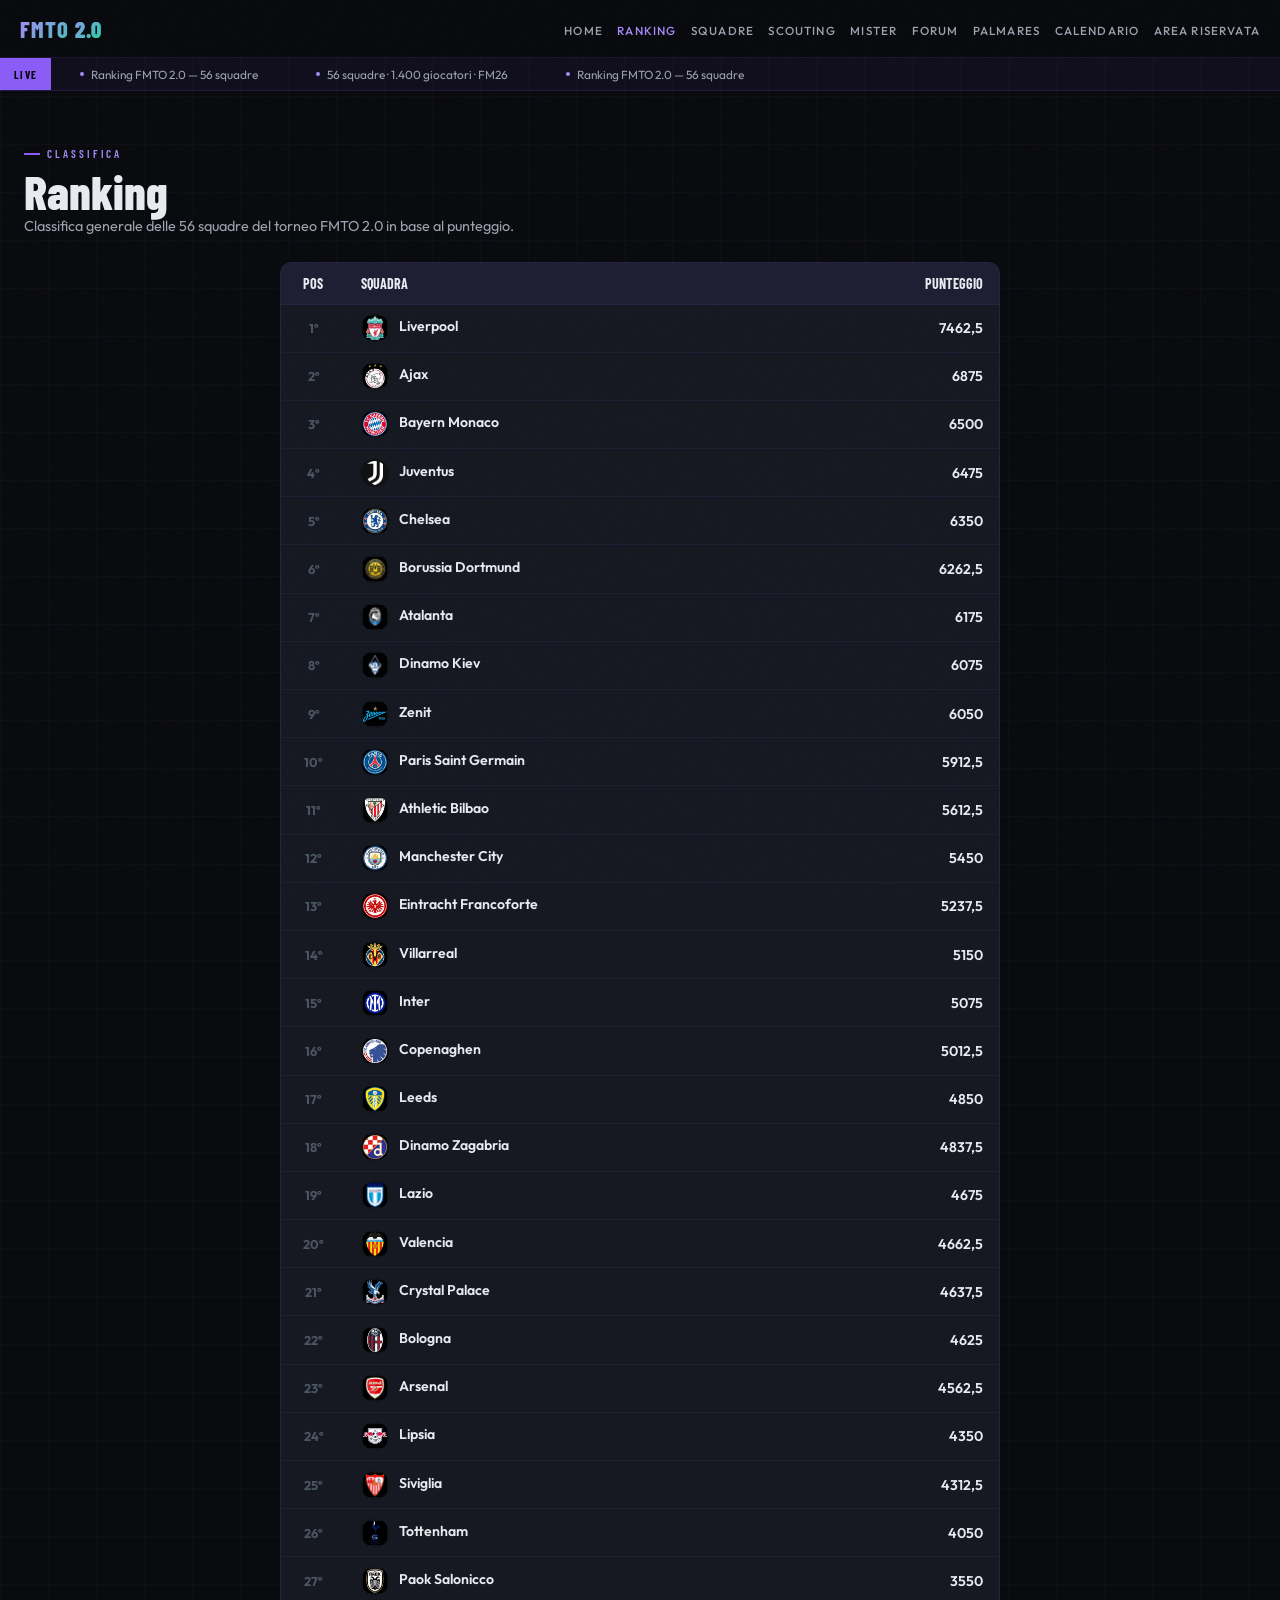
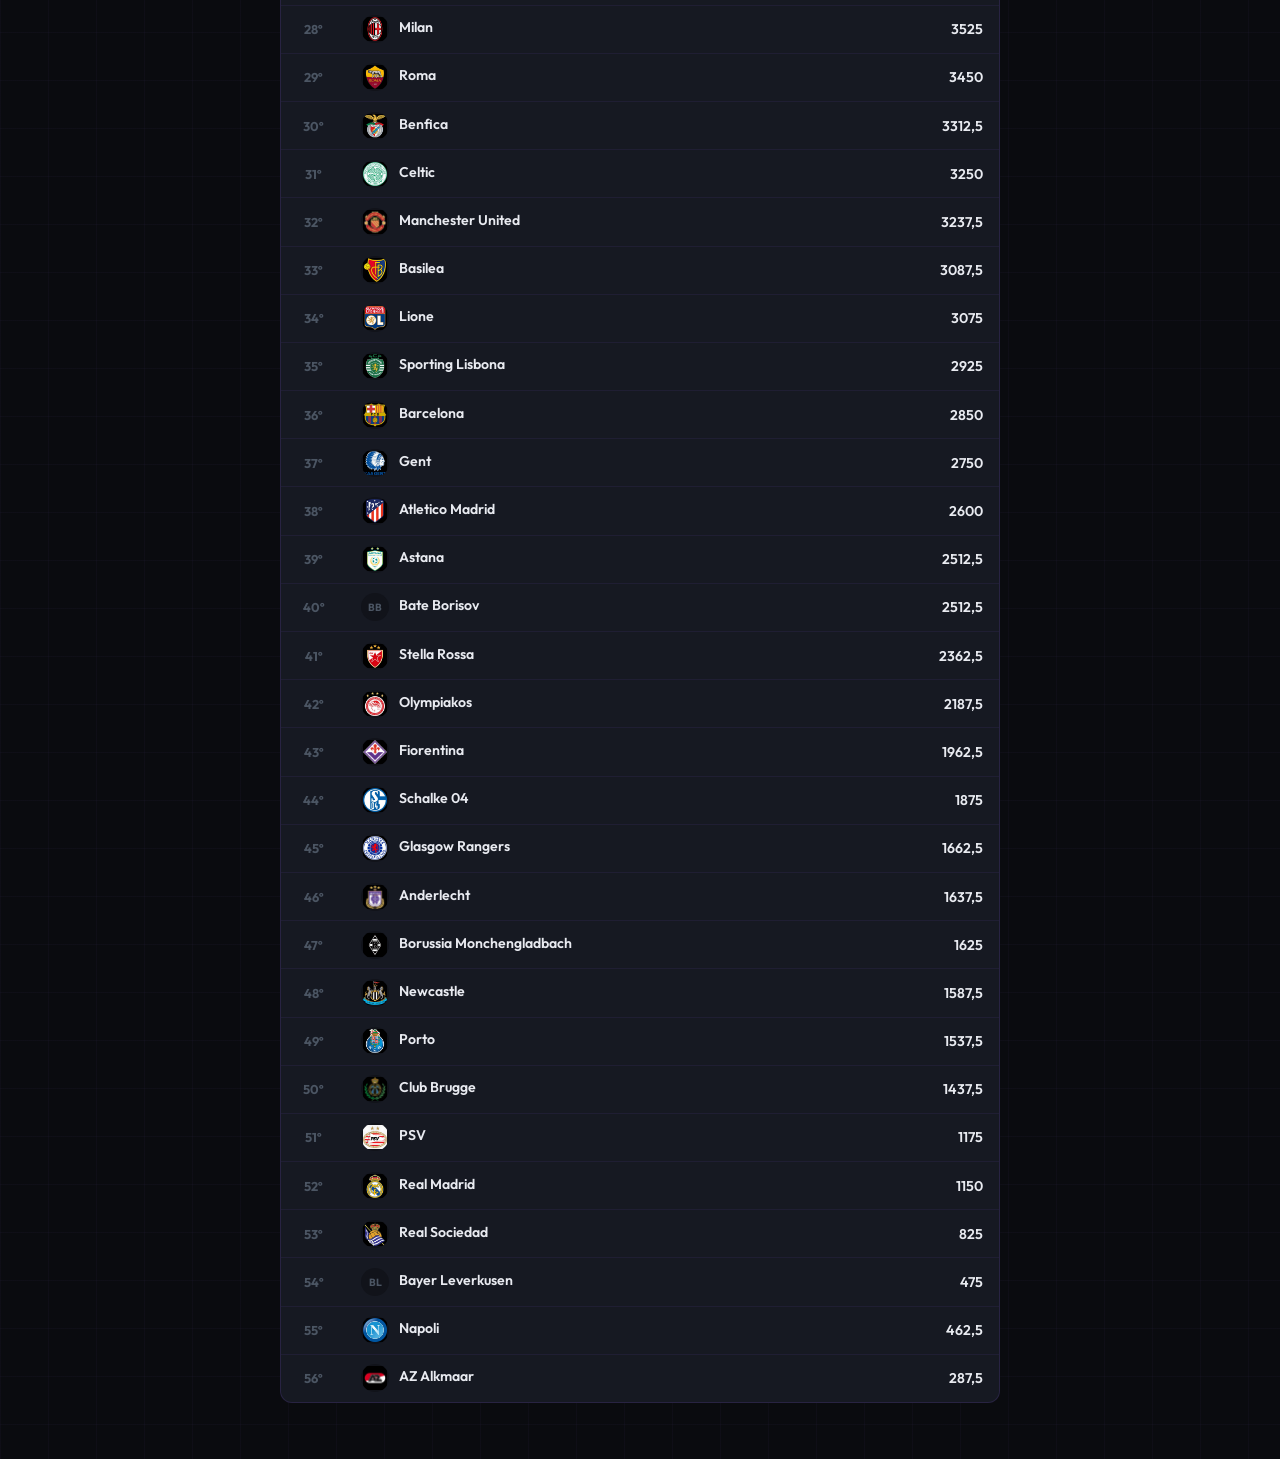
<file: ranking.html>
<!DOCTYPE html>
<html lang="it">
<head>
<meta charset="UTF-8">
<meta name="viewport" content="width=device-width, initial-scale=1.0">
<title>FMTO 2.0 — Ranking</title>
<link rel="stylesheet" href="style.css">
<style>
/* ── RANKING ── */
.ranking-wrap { max-width:720px; margin:0 auto; }
.ranking-intro { font-size:.9rem; color:var(--t2); line-height:1.55; margin-bottom:1.5rem; }
.ranking-table-wrap {
  background:var(--card); border:1px solid var(--border); border-radius:12px;
  overflow:hidden;
}
.ranking-table {
  width:100%; border-collapse:collapse; font-size:.88rem;
}
.ranking-table th {
  text-align:left; padding:.75rem 1rem; background:rgba(139,92,246,.08);
  font-family:'Barlow Condensed',sans-serif; font-weight:700; color:var(--t1);
  border-bottom:1px solid var(--border);
}
.ranking-table th:nth-child(1){ width:4rem; text-align:center; }
.ranking-table th:nth-child(2){ padding-left:1rem; }
.ranking-table th:nth-child(3){ width:7rem; text-align:right; }
.ranking-table td {
  padding:.6rem 1rem; border-bottom:1px solid rgba(139,92,246,.08);
  color:var(--t2); vertical-align:middle;
}
.ranking-table tr:last-child td { border-bottom:none; }
.ranking-table tr:hover td { background:rgba(255,255,255,.02); }
.ranking-table td:nth-child(1){ text-align:center; font-weight:700; color:var(--t3); font-size:.8rem; }
.ranking-table td:nth-child(3){ text-align:right; font-weight:600; color:var(--t1); }
.ranking-table .rank-logo {
  width:28px; height:28px; border-radius:50%; overflow:hidden; display:inline-flex; align-items:center; justify-content:center;
  margin-right:.6rem; vertical-align:middle; flex-shrink:0; background:var(--sf);
}
.ranking-table .rank-logo img { width:100%; height:100%; object-fit:contain; padding:2px; }
.ranking-table .rank-logo span { font-size:.65rem; font-weight:700; color:var(--t3); }
.ranking-table .rank-squad { font-weight:600; color:var(--t1); }
@media(max-width:520px){ .ranking-table th:nth-child(1), .ranking-table td:nth-child(1){ width:2.5rem; padding-left:.5rem; } .ranking-table .rank-logo{ width:24px; height:24px; margin-right:.4rem; } }
</style>
</head>
<body class="gbg">

<nav>
  <a class="nav-logo" href="home.html">FMTO<span style="background:linear-gradient(135deg,var(--vb),var(--g));-webkit-background-clip:text;-webkit-text-fill-color:transparent;background-clip:text"> 2.0</span></a>
  <ul class="nav-links">
    <li><a href="home.html" id="nav-home">Home</a></li>
    <li><a href="ranking.html" id="nav-ranking">Ranking</a></li>
    <li><a href="squadre.html" id="nav-sq">Squadre</a></li>
    <li><a href="scouting.html" id="nav-scouting">Scouting</a></li>
    <li><a href="mister.html" id="nav-mister">Mister</a></li>
    <li><a href="forum.html" id="nav-forum">Forum</a></li>
    <li><a href="palmares.html" id="nav-palmares">Palmares</a></li>
    <li><a href="calendario.html" id="nav-calendario">Calendario</a></li>
    <li><a href="area.html" id="nav-area">Area Riservata</a></li>
  </ul>
</nav>

<div class="ticker">
  <div class="ticker-lbl">Live</div>
  <div class="ticker-inner"><div class="ticker-track">
    <span class="ticker-item"><span class="ticker-dot"></span>Ranking FMTO 2.0 — 56 squadre</span>
    <span class="ticker-item"><span class="ticker-dot"></span>56 squadre · 1.400 giocatori · FM26</span>
    <span class="ticker-item"><span class="ticker-dot"></span>Ranking FMTO 2.0 — 56 squadre</span>
  </div></div>
</div>

<div class="sec">
  <div style="margin-bottom:1rem">
    <div class="sec-tag">Classifica</div>
    <h2 class="sec-title">Ranking</h2>
    <p class="ranking-intro">Classifica generale delle 56 squadre del torneo FMTO 2.0 in base al punteggio.</p>
  </div>

  <div class="ranking-wrap">
    <div class="ranking-table-wrap">
      <table class="ranking-table" id="ranking-table">
        <thead>
          <tr>
            <th>POS</th>
            <th>SQUADRA</th>
            <th>PUNTEGGIO</th>
          </tr>
        </thead>
        <tbody id="ranking-tbody"></tbody>
      </table>
    </div>
  </div>
</div>

<script src="data.js"></script>
<script src="shared.js"></script>
<script>
(function(){
  var RANKING = [
    { pos:1, squadra:"Liverpool", punteggio:7462.5 },
    { pos:2, squadra:"Ajax", punteggio:6875 },
    { pos:3, squadra:"Bayern Monaco", punteggio:6500 },
    { pos:4, squadra:"Juventus", punteggio:6475 },
    { pos:5, squadra:"Chelsea", punteggio:6350 },
    { pos:6, squadra:"Borussia Dortmund", punteggio:6262.5 },
    { pos:7, squadra:"Atalanta", punteggio:6175 },
    { pos:8, squadra:"Dinamo Kiev", punteggio:6075 },
    { pos:9, squadra:"Zenit", punteggio:6050 },
    { pos:10, squadra:"Paris Saint Germain", punteggio:5912.5 },
    { pos:11, squadra:"Athletic Bilbao", punteggio:5612.5 },
    { pos:12, squadra:"Manchester City", punteggio:5450 },
    { pos:13, squadra:"Eintracht Francoforte", punteggio:5237.5 },
    { pos:14, squadra:"Villarreal", punteggio:5150 },
    { pos:15, squadra:"Inter", punteggio:5075 },
    { pos:16, squadra:"Copenaghen", punteggio:5012.5 },
    { pos:17, squadra:"Leeds", punteggio:4850 },
    { pos:18, squadra:"Dinamo Zagabria", punteggio:4837.5 },
    { pos:19, squadra:"Lazio", punteggio:4675 },
    { pos:20, squadra:"Valencia", punteggio:4662.5 },
    { pos:21, squadra:"Crystal Palace", punteggio:4637.5 },
    { pos:22, squadra:"Bologna", punteggio:4625 },
    { pos:23, squadra:"Arsenal", punteggio:4562.5 },
    { pos:24, squadra:"Lipsia", punteggio:4350 },
    { pos:25, squadra:"Siviglia", punteggio:4312.5 },
    { pos:26, squadra:"Tottenham", punteggio:4050 },
    { pos:27, squadra:"Paok Salonicco", punteggio:3550 },
    { pos:28, squadra:"Milan", punteggio:3525 },
    { pos:29, squadra:"Roma", punteggio:3450 },
    { pos:30, squadra:"Benfica", punteggio:3312.5 },
    { pos:31, squadra:"Celtic", punteggio:3250 },
    { pos:32, squadra:"Manchester United", punteggio:3237.5 },
    { pos:33, squadra:"Basilea", punteggio:3087.5 },
    { pos:34, squadra:"Lione", punteggio:3075 },
    { pos:35, squadra:"Sporting Lisbona", punteggio:2925 },
    { pos:36, squadra:"Barcelona", punteggio:2850 },
    { pos:37, squadra:"Gent", punteggio:2750 },
    { pos:38, squadra:"Atletico Madrid", punteggio:2600 },
    { pos:39, squadra:"Astana", punteggio:2512.5 },
    { pos:40, squadra:"Bate Borisov", punteggio:2512.5 },
    { pos:41, squadra:"Stella Rossa", punteggio:2362.5 },
    { pos:42, squadra:"Olympiakos", punteggio:2187.5 },
    { pos:43, squadra:"Fiorentina", punteggio:1962.5 },
    { pos:44, squadra:"Schalke 04", punteggio:1875 },
    { pos:45, squadra:"Glasgow Rangers", punteggio:1662.5 },
    { pos:46, squadra:"Anderlecht", punteggio:1637.5 },
    { pos:47, squadra:"Borussia Monchengladbach", punteggio:1625 },
    { pos:48, squadra:"Newcastle", punteggio:1587.5 },
    { pos:49, squadra:"Porto", punteggio:1537.5 },
    { pos:50, squadra:"Club Brugge", punteggio:1437.5 },
    { pos:51, squadra:"PSV", punteggio:1175 },
    { pos:52, squadra:"Real Madrid", punteggio:1150 },
    { pos:53, squadra:"Real Sociedad", punteggio:825 },
    { pos:54, squadra:"Bayer Leverkusen", punteggio:475 },
    { pos:55, squadra:"Napoli", punteggio:462.5 },
    { pos:56, squadra:"AZ Alkmaar", punteggio:287.5 }
  ];

  function norm(s){ return (s||'').toUpperCase().replace(/[ÀÁÂÃÄÅàáâãäå]/g,'A').replace(/[ÈÉÊËèéêë]/g,'E').replace(/[ÌÍÎÏìíîï]/g,'I').replace(/[ÒÓÔÕÖòóôõö]/g,'O').replace(/[ÙÚÛÜùúûü]/g,'U').replace(/[Çç]/g,'C').replace(/[Ññ]/g,'N').replace(/[Öö]/g,'O').replace(/[Üü]/g,'U').trim(); }
  function findSquad(displayName){
    if(typeof SQUADS==='undefined') return null;
    var d = norm(displayName);
    var exact = SQUADS.find(function(s){ return norm(s.name) === d; });
    if(exact) return exact;
    var partial = SQUADS.find(function(s){ return norm(s.name).indexOf(d)!==-1 || d.indexOf(norm(s.name))!==-1; });
    if(partial) return partial;
    var words = d.split(/\s+/);
    return SQUADS.find(function(s){
      var sn = norm(s.name);
      return words.every(function(w){ return sn.indexOf(w)!==-1; }) || sn.split(/\s+/).every(function(w){ return d.indexOf(w)!==-1; });
    }) || null;
  }

  var tbody = document.getElementById('ranking-tbody');
  if(tbody){
    tbody.innerHTML = RANKING.map(function(r){
      var sq = findSquad(r.squadra);
      var logoHtml = sq && sq.logo
        ? '<img src="'+sq.logo+'" alt="'+r.squadra+'"'+(sq.name==='JUVENTUS'?' style="background:#111;border-radius:50%;padding:2px"':'')+'>'
        : '<span>'+(r.squadra.split(' ').map(function(w){ return w[0]; }).join('').slice(0,2))+'</span>';
      var punteggioStr = String(r.punteggio).replace('.', ',');
      return '<tr><td>'+r.pos+'º</td><td><div class="rank-logo">'+logoHtml+'</div><span class="rank-squad">'+r.squadra+'</span></td><td>'+punteggioStr+'</td></tr>';
    }).join('');
  }
  if(typeof initNav==='function') initNav();
})();
</script>
</body>
</html>
</file>
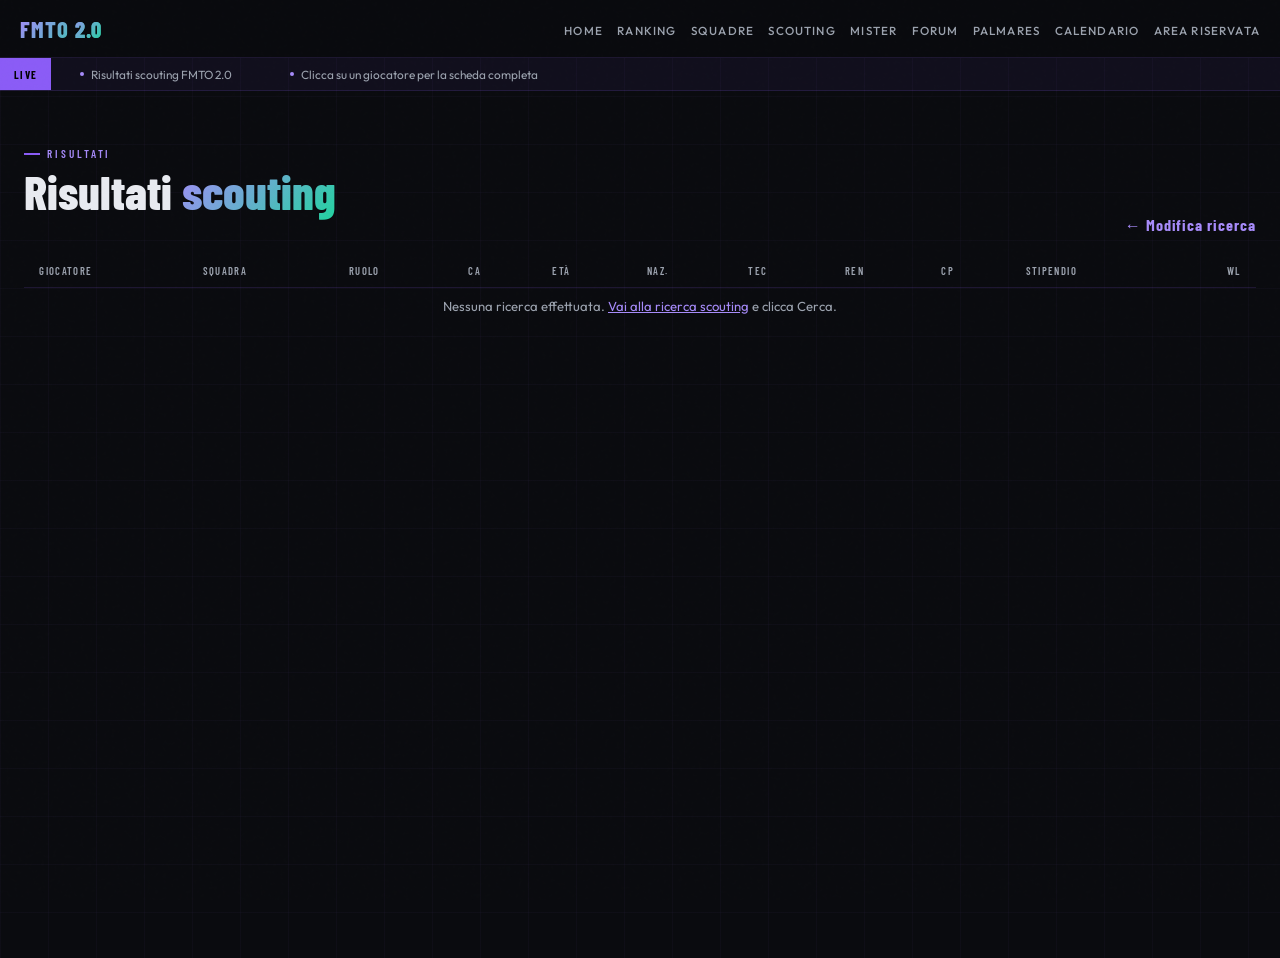
<file: scouting-risultati.html>
<!DOCTYPE html>
<html lang="it">
<head>
  <meta charset="UTF-8">
  <meta name="viewport" content="width=device-width, initial-scale=1.0">
  <title>FMTO 2.0 — Risultati Scouting</title>
  <link rel="stylesheet" href="style.css">
  <style>
    .scout-results-header { display:flex; align-items:center; justify-content:space-between; flex-wrap:wrap; gap:1rem; margin-bottom:1.25rem; }
    .scout-results-count { font-size:.9rem; color:var(--t2); }
    .scout-back-link { display:inline-flex; align-items:center; gap:.4rem; font-family:'Barlow Condensed',sans-serif; font-weight:700; letter-spacing:.06em; color:var(--vb); text-decoration:none; }
    .scout-back-link:hover { color:var(--g); }
    .scout-pager { display:none; align-items:center; justify-content:center; flex-wrap:wrap; gap:.75rem 1.25rem; margin:1rem 0 1.25rem; }
    .scout-pager.open { display:flex; }
    .scout-pager button {
      font-family:'Barlow Condensed',sans-serif; font-weight:700; letter-spacing:.06em;
      padding:.45rem 1rem; border-radius:8px; border:1px solid var(--border); background:var(--sf); color:var(--t1); cursor:pointer;
    }
    .scout-pager button:disabled { opacity:.45; cursor:not-allowed; }
    .scout-pager button:not(:disabled):hover { border-color:var(--v); color:var(--vb); }
    .scout-page-info { font-size:.85rem; color:var(--t2); min-width:10rem; text-align:center; }
  </style>
</head>
<body class="gbg">

  <nav>
    <a class="nav-logo" href="home.html">FMTO<span style="background:linear-gradient(135deg,var(--vb),var(--g));-webkit-background-clip:text;-webkit-text-fill-color:transparent;background-clip:text"> 2.0</span></a>
    <ul class="nav-links">
      <li><a href="home.html" id="nav-home">Home</a></li>
      <li><a href="ranking.html" id="nav-ranking">Ranking</a></li>
      <li><a href="squadre.html" id="nav-sq">Squadre</a></li>
      <li><a href="scouting.html" id="nav-scouting">Scouting</a></li>
      <li><a href="mister.html" id="nav-mister">Mister</a></li>
      <li><a href="forum.html" id="nav-forum">Forum</a></li>
      <li><a href="palmares.html" id="nav-palmares">Palmares</a></li>
      <li><a href="calendario.html" id="nav-calendario">Calendario</a></li>
      <li><a href="area.html" id="nav-area">Area Riservata</a></li>
    </ul>
  </nav>

  <div class="ticker">
    <div class="ticker-lbl">Live</div>
    <div class="ticker-inner">
      <div class="ticker-track">
        <span class="ticker-item"><span class="ticker-dot"></span>Risultati scouting FMTO 2.0</span>
        <span class="ticker-item"><span class="ticker-dot"></span>Clicca su un giocatore per la scheda completa</span>
      </div>
    </div>
  </div>

  <section class="sec">
    <div class="sec-tag">Risultati</div>
    <h1 class="sec-title">Risultati <span>scouting</span></h1>

    <div class="scout-results-header">
      <p class="scout-results-count" id="scout-results-count"></p>
      <a href="scouting.html" class="scout-back-link">← Modifica ricerca</a>
    </div>

    <div id="scout-pager" class="scout-pager" aria-label="Paginazione risultati">
      <button type="button" id="scout-prev">← Precedente</button>
      <span class="scout-page-info" id="scout-page-info"></span>
      <button type="button" id="scout-next">Successiva →</button>
    </div>

    <div style="overflow-x:auto">
      <table class="player-tbl">
        <thead>
          <tr>
            <th>Giocatore</th>
            <th>Squadra</th>
            <th>Ruolo</th>
            <th>CA</th>
            <th>Età</th>
            <th>Naz.</th>
            <th>TEC</th>
            <th>REN</th>
            <th>CP</th>
            <th>Stipendio</th>
            <th style="text-align:right">WL</th>
          </tr>
        </thead>
        <tbody id="scout-risultati-tbody">
          <tr><td colspan="11" class="scout-empty-row">Caricamento…</td></tr>
        </tbody>
      </table>
    </div>
  </section>

  <script src="data.js"></script>
  <script src="players.js"></script>
  <script src="stipendi.js"></script>
  <script src="shared.js"></script>
  <script>
    (function() {
      var SCOUT_PAGE_SIZE = 250;
      var tbody = document.getElementById('scout-risultati-tbody');
      var countEl = document.getElementById('scout-results-count');
      var pagerEl = document.getElementById('scout-pager');
      var pageInfoEl = document.getElementById('scout-page-info');
      var btnPrev = document.getElementById('scout-prev');
      var btnNext = document.getElementById('scout-next');
      var squadNamesSet = new Set((typeof SQUADS !== 'undefined' ? SQUADS : []).map(function (s) { return s.name; }));
      var list = [];
      var reportedTotal = 0;
      var currentPage = 1;

      function escAttr(s) {
        return String(s == null ? '' : s).replace(/&/g, '&amp;').replace(/"/g, '&quot;').replace(/</g, '&lt;');
      }

      function rowHtml(p, globalIdx) {
        var isSvincolato = !squadNamesSet.has((p.squadra || '').trim().toUpperCase());
        var squad = isSvincolato ? '—' : (p.squadra || '—');
        var role = typeof displayRole === 'function' ? displayRole(p.posizione) : (p.posizione || '—');
        var roleClass = typeof getRoleClassFromPos === 'function' ? getRoleClassFromPos(p.posizione) : 'r-white';
        var flag = typeof getFlag === 'function' ? getFlag(p.naz) : '🌍';
        var ovrClass = typeof getOvrClass === 'function' ? getOvrClass(p.ca) : '';
        var stipDisplay = (typeof getStipendio === 'function' && typeof fmtStipendio === 'function') ? fmtStipendio(getStipendio(p)) : '—';
        var inList = typeof inWL === 'function' && inWL(p.id);
        var nameCell = '<td style="font-weight:500">' + (p.nome || '—') +
          (isSvincolato ? ' <span style="font-size:.7rem;background:linear-gradient(135deg,#6b7280,#374151);color:#fff;padding:.15rem .4rem;border-radius:4px;margin-left:.35rem;font-weight:600">Svincolato</span>' : '') + '</td>';
        return '<tr style="cursor:pointer" onclick="window._openScoutPlayer(' + globalIdx + ')">' +
          nameCell +
          '<td>' + escAttr(squad) + '</td>' +
          '<td><span class="rb ' + roleClass + '">' + role + '</span></td>' +
          '<td><span class="ov ' + ovrClass + '">' + (p.ca != null ? p.ca : '—') + '</span></td>' +
          '<td style="color:var(--t2)">' + (p.eta != null ? p.eta : '—') + '</td>' +
          '<td title="' + escAttr(p.naz || '—') + '">' + flag + '</td>' +
          '<td>' + (p.tecn != null ? ('<span class="ov ' + (typeof getOvrClass === 'function' ? getOvrClass(p.tecn * 8 || 0) : '') + '">' + p.tecn + '</span>') : '—') + '</td>' +
          '<td style="color:var(--t2)">—</td>' +
          '<td style="color:var(--t2)">' + (p.pa != null ? p.pa : '—') + '</td>' +
          '<td class="val-tag">' + stipDisplay + '</td>' +
          '<td style="text-align:right"><button class="wl-btn ' + (inList ? 'inw' : '') + '" data-pid="' + escAttr(p.id) + '" onclick="toggleWLPlayer && toggleWLPlayer(\'' + String(p.id).replace(/'/g, '\\\'') + '\', \'' + String(isSvincolato ? 'SVINCOLATI' : (p.squadra || '')).replace(/'/g, '\\\'') + '\');event.stopPropagation()">' + (inList ? '★' : '☆') + '</button></td>' +
          '</tr>';
      }

      function renderPage() {
        var n = list.length;
        var pages = Math.max(1, Math.ceil(n / SCOUT_PAGE_SIZE));
        if (currentPage > pages) currentPage = pages;
        if (currentPage < 1) currentPage = 1;
        var start = (currentPage - 1) * SCOUT_PAGE_SIZE;
        var slice = list.slice(start, start + SCOUT_PAGE_SIZE);
        window.__fmtoWlPlayerCache = window.__fmtoWlPlayerCache || {};
        slice.forEach(function (pl) { window.__fmtoWlPlayerCache[String(pl.id)] = pl; });
        var rows = slice.map(function (p, i) { return rowHtml(p, start + i); });
        tbody.innerHTML = rows.join('');
        if (countEl) {
          if (reportedTotal > n) {
            countEl.textContent = n + ' risultato' + (n !== 1 ? 'i' : '') + ' (elenco completo salvato).';
          } else {
            countEl.textContent = n + ' risultato' + (n !== 1 ? 'i' : '') + '.';
          }
        }
        if (pagerEl && pageInfoEl && btnPrev && btnNext) {
          if (n > SCOUT_PAGE_SIZE) {
            pagerEl.classList.add('open');
            pageInfoEl.textContent = 'Pagina ' + currentPage + ' di ' + pages + ' · ' + n + ' giocatori';
            btnPrev.disabled = currentPage <= 1;
            btnNext.disabled = currentPage >= pages;
          } else {
            pagerEl.classList.remove('open');
            pageInfoEl.textContent = '';
          }
        }
        if (typeof refreshWLButtons === 'function') refreshWLButtons();
      }

      window._openScoutPlayer = function (idx) {
        var p = window._scoutResultsList[idx];
        if (!p) return;
        var set = window._scoutSquadNamesSet;
        var isSvincolato = !set.has((p.squadra || '').trim().toUpperCase());
        var squadParam = isSvincolato ? 'SVINCOLATI' : (p.squadra || '');
        if (isSvincolato) { try { sessionStorage.setItem('fmto_card_player', JSON.stringify(p)); } catch (e) {} }
        location.href = 'squadre.html?sq=' + encodeURIComponent(squadParam) + '&pid=' + encodeURIComponent(String(p.id)) + '&from=scouting';
      };

      function initWithData(players, totalMeta) {
        list = players || [];
        reportedTotal = totalMeta != null ? totalMeta : list.length;
        window._scoutResultsList = list;
        window._scoutSquadNamesSet = squadNamesSet;
        if (!list.length) {
          tbody.innerHTML = '<tr><td colspan="11" class="scout-empty-row">Nessun giocatore trovato con i criteri selezionati.</td></tr>';
          if (countEl) countEl.textContent = '';
          if (pagerEl) pagerEl.classList.remove('open');
          return;
        }
        currentPage = 1;
        renderPage();
      }

      function loadSessionFallback() {
        var raw = sessionStorage.getItem('fmto_scout_results');
        var total = parseInt(sessionStorage.getItem('fmto_scout_total'), 10) || 0;
        if (!raw || !raw.length) {
          tbody.innerHTML = '<tr><td colspan="11" class="scout-empty-row">Nessuna ricerca effettuata. <a href="scouting.html" style="color:var(--vb)">Vai alla ricerca scouting</a> e clicca Cerca.</td></tr>';
          if (countEl) countEl.textContent = '';
          return;
        }
        var parsed = [];
        try { parsed = JSON.parse(raw); } catch (e) {}
        initWithData(parsed, total);
      }

      if (btnPrev) btnPrev.addEventListener('click', function () { if (currentPage > 1) { currentPage--; renderPage(); window.scrollTo(0, 0); } });
      if (btnNext) btnNext.addEventListener('click', function () {
        var pages = Math.max(1, Math.ceil(list.length / SCOUT_PAGE_SIZE));
        if (currentPage < pages) { currentPage++; renderPage(); window.scrollTo(0, 0); }
      });

      if (typeof loadScoutingResultsBundle === 'function') {
        loadScoutingResultsBundle().then(function (bundle) {
          if (bundle && Array.isArray(bundle.players)) {
            initWithData(bundle.players, bundle.total != null ? bundle.total : bundle.players.length);
            return;
          }
          loadSessionFallback();
        });
      } else {
        loadSessionFallback();
      }
    })();
  </script>
</body>
</html>
</file>
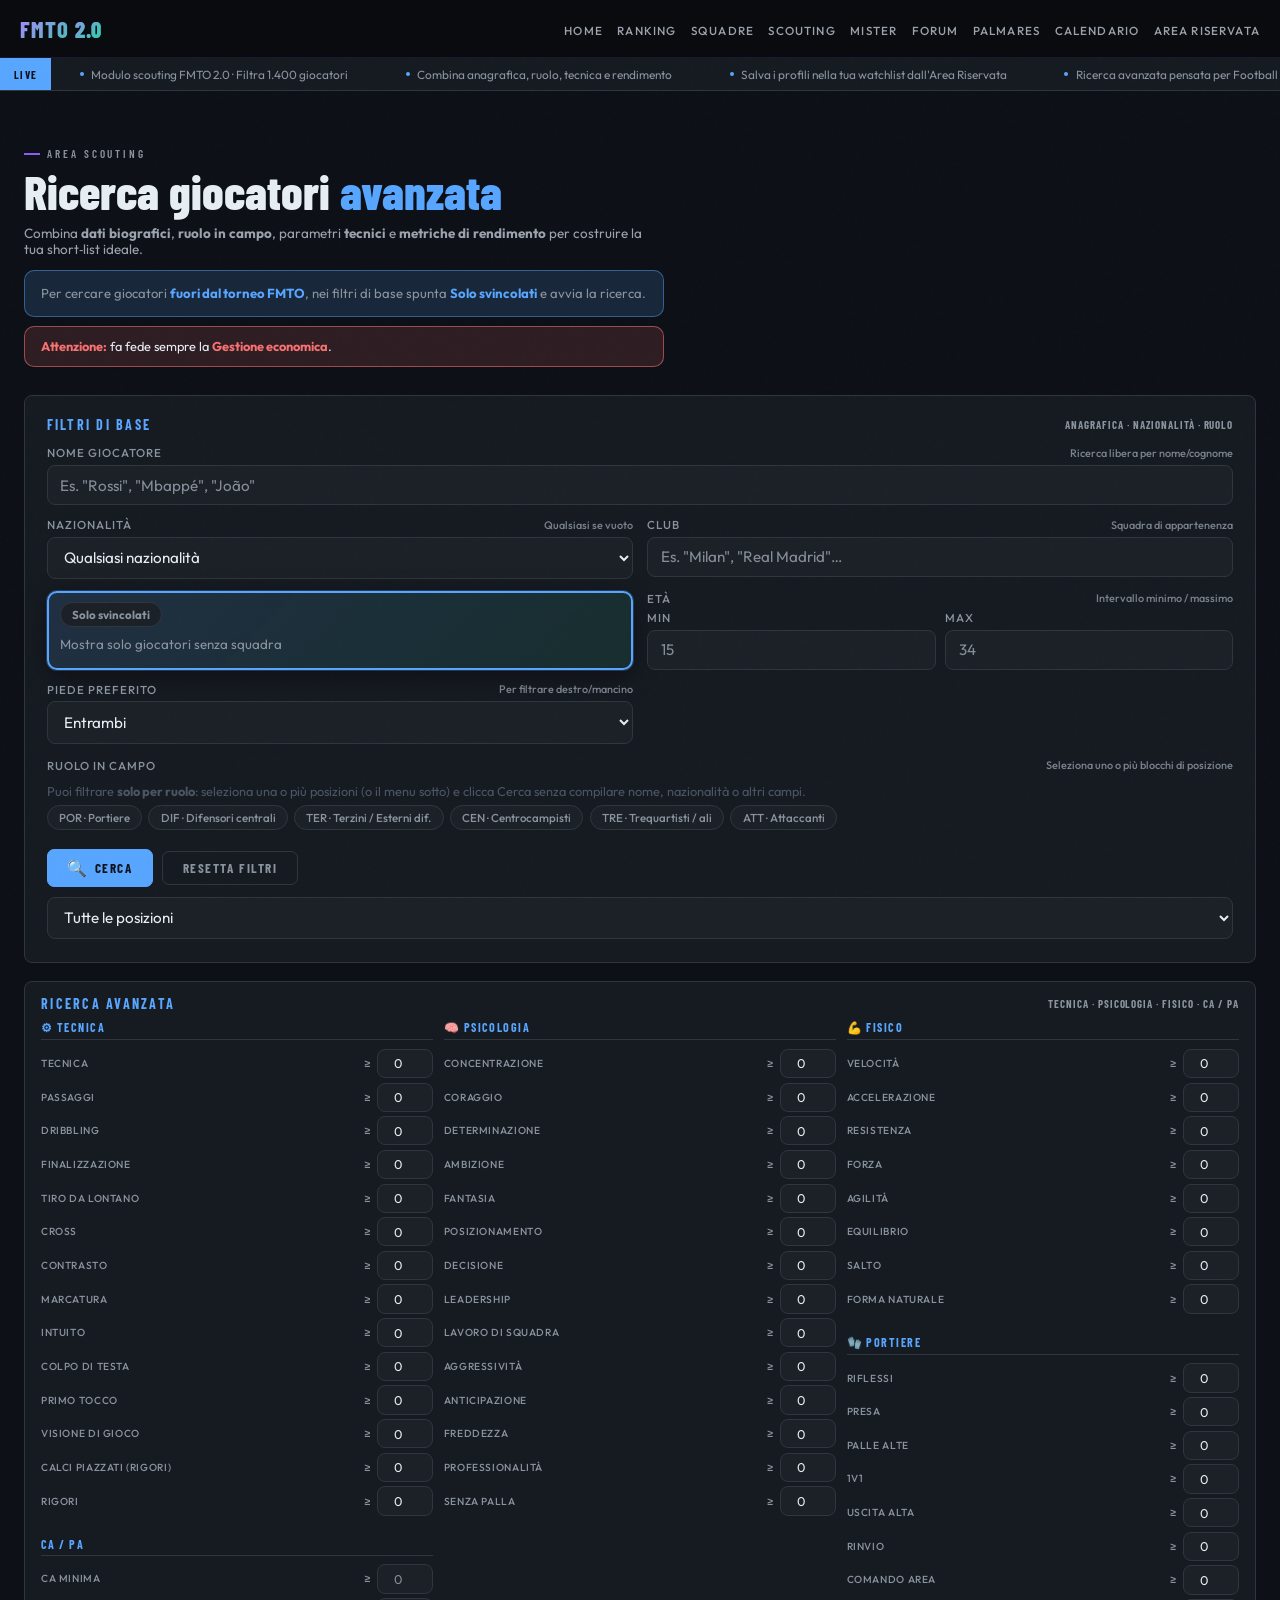
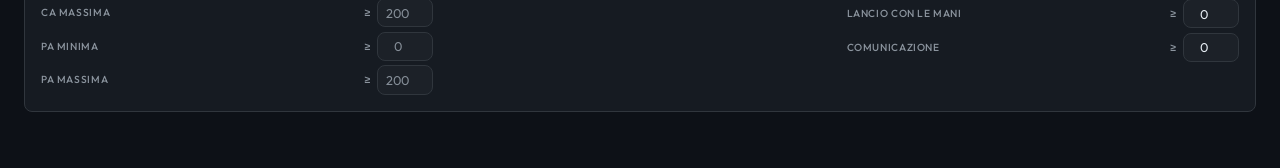
<file: scouting.html>
<!DOCTYPE html>
<html lang="it">
<head>
  <meta charset="UTF-8">
  <meta name="viewport" content="width=device-width, initial-scale=1.0">
  <title>FMTO 2.0 — Scouting</title>
  <!-- Dipendenze di DuckDB-WASM / apache-arrow (bare specifier → URL jsdelivr) -->
  <script type="importmap">
  {
    "imports": {
      "apache-arrow": "https://cdn.jsdelivr.net/npm/apache-arrow@17.0.0/Arrow.dom.mjs",
      "tslib": "https://cdn.jsdelivr.net/npm/tslib@2.8.1/tslib.es6.mjs",
      "flatbuffers": "https://cdn.jsdelivr.net/npm/flatbuffers@24.3.25/mjs/flatbuffers.js"
    }
  }
  </script>
  <link rel="stylesheet" href="style.css">
  <style>
    .proto-warn{display:none;background:rgba(251,191,36,.1);border:1px solid rgba(251,191,36,.35);color:var(--t1);padding:.85rem 1.1rem;margin:0 auto;max-width:1100px;border-radius:10px;font-size:.8rem;line-height:1.55;position:relative;z-index:5}
    .proto-warn code{color:var(--vb);font-size:.74rem}
    .proto-warn .proto-warn-x{float:right;background:transparent;border:1px solid var(--border);color:var(--t2);padding:.2rem .55rem;border-radius:6px;cursor:pointer;font-size:.72rem;margin-left:.75rem}
    .proto-warn .proto-warn-x:hover{border-color:var(--vb);color:var(--vb)}
    .scout-page-tip{margin-top:.85rem;max-width:640px;padding:.75rem 1rem;border-radius:10px;border:1px solid rgba(167,139,250,.38);background:rgba(167,139,250,.1);font-size:.82rem;color:var(--t2);line-height:1.55}
    .scout-page-tip strong{color:var(--vb)}
    body.scout-page-fm26 .scout-page-tip{border-color:rgba(88,166,255,.45);background:var(--fm26-accent-dim);color:var(--fm26-text)}
    body.scout-page-fm26 .scout-page-tip strong{color:var(--fm26-accent)}
    .scout-page-alert-econ{margin-top:.55rem;max-width:640px;padding:.65rem 1rem;border-radius:10px;border:1px solid rgba(248,113,113,.48);background:rgba(248,113,113,.12);font-size:.8rem;color:var(--t1);line-height:1.5}
    body.scout-page-fm26 .scout-page-alert-econ{border-color:rgba(248,113,113,.55);background:rgba(248,113,113,.14);color:var(--fm26-text)}
    .scout-page-alert-econ strong{color:#fca5a5}
    body.scout-page-fm26 .scout-page-alert-econ strong{color:#f87171}
    .scout-solo-svincolati-box{padding:.6rem .7rem;border-radius:10px;border:2px solid rgba(167,139,250,.6);background:linear-gradient(135deg,rgba(167,139,250,.14),rgba(34,211,160,.09));box-shadow:0 4px 22px rgba(139,92,246,.18)}
    body.scout-page-fm26 .scout-solo-svincolati-box{border:2px solid var(--fm26-accent);background:linear-gradient(135deg,var(--fm26-accent-dim),rgba(34,211,160,.1));box-shadow:0 0 0 1px rgba(88,166,255,.25),0 6px 26px rgba(0,0,0,.4)}
    .scout-solo-svincolati-box .scout-pos-label{font-weight:700}
    .scout-solo-svincolati-box small{color:var(--t2)!important}
    body.scout-page-fm26 .scout-solo-svincolati-box small{color:var(--fm26-muted)!important}
    @media (max-width:640px){
      .scout-page-tip,.scout-page-alert-econ{max-width:none;padding:.7rem .85rem;font-size:.8rem}
      .scout-intro{max-width:none!important;font-size:.8rem!important}
    }
  </style>
</head>
<body class="gbg scout-page-fm26">
  <div id="proto-warn" class="proto-warn" role="status">
    <button type="button" class="proto-warn-x" onclick="this.parentElement.style.display='none'" aria-label="Chiudi">Chiudi</button>
    <strong>Stai usando file://</strong> (pagina aperta dal disco). Con questo protocollo il browser <strong>blocca</strong> moduli JavaScript (<code>duckdb-svincolati.mjs</code>), <code>fetch</code> su Parquet/JSON e DuckDB-WASM. Apri il sito con un server locale, dalla cartella del progetto:
    <code>npx --yes serve . -l 3000</code>
    poi <code>http://localhost:3000/scouting.html</code> (oppure estensione Live Server in Cursor/VS Code).
  </div>
  <script>if (location.protocol === 'file:') { var w = document.getElementById('proto-warn'); if (w) w.style.display = 'block'; }</script>

  <!-- NAV -->
  <nav>
    <a class="nav-logo" href="home.html">FMTO<span style="background:linear-gradient(135deg,var(--vb),var(--g));-webkit-background-clip:text;-webkit-text-fill-color:transparent;background-clip:text"> 2.0</span></a>
    <ul class="nav-links">
    <li><a href="home.html" id="nav-home">Home</a></li>
    <li><a href="ranking.html" id="nav-ranking">Ranking</a></li>
<li><a href="squadre.html" id="nav-sq">Squadre</a></li>
    <li><a href="scouting.html" id="nav-scouting">Scouting</a></li>
    <li><a href="mister.html" id="nav-mister">Mister</a></li>
      <li><a href="forum.html" id="nav-forum">Forum</a></li>
<li><a href="palmares.html" id="nav-palmares">Palmares</a></li>
    <li><a href="calendario.html" id="nav-calendario">Calendario</a></li>
    <li><a href="area.html" id="nav-area">Area Riservata</a></li>
    </ul>
</nav>

  <!-- TICKER -->
  <div class="ticker">
    <div class="ticker-lbl">Live</div>
    <div class="ticker-inner">
      <div class="ticker-track">
        <span class="ticker-item"><span class="ticker-dot"></span>Modulo scouting FMTO 2.0 · Filtra 1.400 giocatori</span>
        <span class="ticker-item"><span class="ticker-dot"></span>Combina anagrafica, ruolo, tecnica e rendimento</span>
        <span class="ticker-item"><span class="ticker-dot"></span>Salva i profili nella tua watchlist dall'Area Riservata</span>
        <span class="ticker-item"><span class="ticker-dot"></span>Ricerca avanzata pensata per Football Manager 26</span>
        <span class="ticker-item"><span class="ticker-dot"></span>FMTO 2.0 — Scouting Room</span>
        <span class="ticker-item"><span class="ticker-dot"></span>Modulo scouting FMTO 2.0 · Filtra 1.400 giocatori</span>
        <span class="ticker-item"><span class="ticker-dot"></span>Combina anagrafica, ruolo, tecnica e rendimento</span>
        <span class="ticker-item"><span class="ticker-dot"></span>Salva i profili nella tua watchlist dall'Area Riservata</span>
        <span class="ticker-item"><span class="ticker-dot"></span>Ricerca avanzata pensata per Football Manager 26</span>
        <span class="ticker-item"><span class="ticker-dot"></span>FMTO 2.0 — Scouting Room</span>
      </div>
    </div>
  </div>

  <!-- SCOUTING PAGE -->
  <section class="sec gbg">
    <div class="sec-tag">Area Scouting</div>
    <h1 class="sec-title">Ricerca giocatori <span>avanzata</span></h1>

    <p class="scout-intro" style="margin-top:.6rem;font-size:.84rem;color:var(--t2);max-width:640px">
      Combina <strong>dati biografici</strong>, <strong>ruolo in campo</strong>, parametri
      <strong>tecnici</strong> e <strong>metriche di rendimento</strong> per costruire la tua short‑list ideale.
    </p>

    <p class="scout-page-tip" role="note">
      Per cercare giocatori <strong>fuori dal torneo FMTO</strong>, nei filtri di base spunta <strong>Solo svincolati</strong> e avvia la ricerca.
    </p>
    <div class="scout-page-alert-econ" role="alert">
      <strong>Attenzione:</strong> fa fede sempre la <strong>Gestione economica</strong>.
    </div>

    <div class="scout-layout">

      <!-- 1° FINESTRA: Filtri di base -->
      <div class="scout-panel">
          <div class="scout-panel-title">
            <span>Filtri di base</span>
            <span class="scout-panel-meta">Anagrafica · Nazionalità · Ruolo</span>
          </div>

          <div class="scout-grid-2">
            <div class="scout-field" style="grid-column:1 / span 2">
              <label class="scout-label" for="f-name">Nome giocatore
                <small>Ricerca libera per nome/cognome</small>
              </label>
              <input id="f-name" class="scout-input" type="text" placeholder="Es. &quot;Rossi&quot;, &quot;Mbappé&quot;, &quot;João&quot;">
            </div>

            <div class="scout-field">
              <label class="scout-label" for="f-naz">Nazionalità
                <small>Qualsiasi se vuoto</small>
              </label>
              <select id="f-naz" class="scout-select">
                <option value="">Qualsiasi nazionalità</option>
                <option value="Italia">Italia</option>
                <option value="Francia">Francia</option>
                <option value="Inghilterra">Inghilterra</option>
                <option value="Germania">Germania</option>
                <option value="Spagna">Spagna</option>
                <option value="Portogallo">Portogallo</option>
                <option value="Brasile">Brasile</option>
                <option value="Argentina">Argentina</option>
              </select>
            </div>

            <div class="scout-field">
              <label class="scout-label" for="f-club">Club
                <small>Squadra di appartenenza</small>
              </label>
              <input id="f-club" class="scout-input" type="text" placeholder="Es. &quot;Milan&quot;, &quot;Real Madrid&quot;…">
            </div>
            <div class="scout-field scout-solo-svincolati-box">
              <label class="scout-pos-pill" style="display:inline-flex;align-items:center;gap:.5rem;cursor:pointer;margin:0">
                <input type="checkbox" id="f-solo-svincolati" name="f-solo-svincolati" value="1">
                <span class="scout-pos-label">Solo svincolati</span>
              </label>
              <small style="display:block;color:var(--t3);margin-top:.25rem">Mostra solo giocatori senza squadra</small>
            </div>

            <div class="scout-field">
              <label class="scout-label">Età
                <small>Intervallo minimo / massimo</small>
              </label>
              <div class="scout-inline">
                <div class="scout-field">
                  <label class="scout-label" for="f-age-min" style="justify-content:flex-start;gap:.3rem">
                    <span>Min</span>
                  </label>
                  <input id="f-age-min" class="scout-input" type="number" min="15" max="45" placeholder="15">
                </div>
                <div class="scout-field">
                  <label class="scout-label" for="f-age-max" style="justify-content:flex-start;gap:.3rem">
                    <span>Max</span>
                  </label>
                  <input id="f-age-max" class="scout-input" type="number" min="15" max="45" placeholder="34">
                </div>
              </div>
            </div>

            <div class="scout-field">
              <label class="scout-label" for="f-foot">Piede preferito
                <small>Per filtrare destro/mancino</small>
              </label>
              <select id="f-foot" class="scout-select">
                <option value="">Entrambi</option>
                <option value="Destro">Destro</option>
                <option value="Mancino">Mancino</option>
                <option value="Entrambi">Ambidestro</option>
              </select>
            </div>
          </div>

          <div class="scout-field" style="margin-top:.9rem">
            <label class="scout-label">Ruolo in campo
              <small>Seleziona uno o più blocchi di posizione</small>
            </label>
            <p class="scout-hint" style="margin:.35rem 0 0 0;font-size:.8rem;color:var(--t3)">Puoi filtrare <strong>solo per ruolo</strong>: seleziona una o più posizioni (o il menu sotto) e clicca Cerca senza compilare nome, nazionalità o altri campi.</p>
            <div class="scout-positions">
              <label class="scout-pos-pill">
                <input type="checkbox" name="pos" value="POR">
                <span class="scout-pos-label">POR · Portiere</span>
              </label>
              <label class="scout-pos-pill">
                <input type="checkbox" name="pos" value="DIF">
                <span class="scout-pos-label">DIF · Difensori centrali</span>
              </label>
              <label class="scout-pos-pill">
                <input type="checkbox" name="pos" value="TER">
                <span class="scout-pos-label">TER · Terzini / Esterni dif.</span>
              </label>
              <label class="scout-pos-pill">
                <input type="checkbox" name="pos" value="CEN">
                <span class="scout-pos-label">CEN · Centrocampisti</span>
              </label>
              <label class="scout-pos-pill">
                <input type="checkbox" name="pos" value="TRE">
                <span class="scout-pos-label">TRE · Trequartisti / ali</span>
              </label>
              <label class="scout-pos-pill">
                <input type="checkbox" name="pos" value="ATT">
                <span class="scout-pos-label">ATT · Attaccanti</span>
              </label>
            </div>
          </div>

          <div class="scout-actions">
            <button type="button" class="btn-primary btn-cerca" id="btn-apply-filters"><span class="btn-icon">🔍</span> Cerca</button>
            <button type="button" class="btn-ghost" id="btn-reset-filters">Resetta filtri</button>
            <select id="f-pos-dropdown" class="scout-select scout-select-pos" title="Filtra per posizione">
              <option value="">Tutte le posizioni</option>
              <option value="POR">Portieri</option>
              <option value="DIF">Difensori</option>
              <option value="TER">Terzini</option>
              <option value="CEN">Centrocampisti</option>
              <option value="TRE">Trequartisti / Ali</option>
              <option value="ATT">Attaccanti</option>
            </select>
          </div>
        </div>

      <!-- 2° FINESTRA: Ricerca avanzata -->
      <div class="scout-panel scout-panel-adv">
          <div class="scout-panel-title">
            <span>Ricerca avanzata</span>
            <span class="scout-panel-meta">Tecnica · Psicologia · Fisico · CA / PA</span>
          </div>

          <div class="scout-adv-body">
            <div class="scout-adv-col">
              <div class="scout-adv-title">⚙ Tecnica</div>

              <div class="scout-field">
                <label class="scout-label" for="t-tecnica-min">Tecnica</label>
                <input id="t-tecnica-min" class="scout-input scout-input-num" type="number" min="0" max="20" value="0" placeholder="0">
              </div>

              <div class="scout-field">
                <label class="scout-label" for="t-passaggi-min">Passaggi</label>
                <input id="t-passaggi-min" class="scout-input scout-input-num" type="number" min="0" max="20" value="0" placeholder="0">
              </div>

              <div class="scout-field">
                <label class="scout-label" for="t-dribbling-min">Dribbling</label>
                <input id="t-dribbling-min" class="scout-input scout-input-num" type="number" min="0" max="20" value="0" placeholder="0">
              </div>

              <div class="scout-field">
                <label class="scout-label" for="t-finalizzazione-min">Finalizzazione</label>
                <input id="t-finalizzazione-min" class="scout-input scout-input-num" type="number" min="0" max="20" value="0" placeholder="0">
              </div>

              <div class="scout-field">
                <label class="scout-label" for="t-tiro-lontano-min">Tiro da lontano</label>
                <input id="t-tiro-lontano-min" class="scout-input scout-input-num" type="number" min="0" max="20" value="0" placeholder="0">
              </div>

              <div class="scout-field">
                <label class="scout-label" for="t-cross-min">Cross</label>
                <input id="t-cross-min" class="scout-input scout-input-num" type="number" min="0" max="20" value="0" placeholder="0">
              </div>

              <div class="scout-field">
                <label class="scout-label" for="t-contrasto-min">Contrasto</label>
                <input id="t-contrasto-min" class="scout-input scout-input-num" type="number" min="0" max="20" value="0" placeholder="0">
              </div>

              <div class="scout-field">
                <label class="scout-label" for="t-marcatura-min">Marcatura</label>
                <input id="t-marcatura-min" class="scout-input scout-input-num" type="number" min="0" max="20" value="0" placeholder="0">
              </div>

              <div class="scout-field">
                <label class="scout-label" for="t-intercettamenti-min">Intuito</label>
                <input id="t-intercettamenti-min" class="scout-input scout-input-num" type="number" min="0" max="20" value="0" placeholder="0">
              </div>

              <div class="scout-field">
                <label class="scout-label" for="t-colpo-testa-min">Colpo di testa</label>
                <input id="t-colpo-testa-min" class="scout-input scout-input-num" type="number" min="0" max="20" value="0" placeholder="0">
              </div>

              <div class="scout-field">
                <label class="scout-label" for="t-primo-tocco-min">Primo tocco</label>
                <input id="t-primo-tocco-min" class="scout-input scout-input-num" type="number" min="0" max="20" value="0" placeholder="0">
              </div>

              <div class="scout-field">
                <label class="scout-label" for="t-visione-min">Visione di gioco</label>
                <input id="t-visione-min" class="scout-input scout-input-num" type="number" min="0" max="20" value="0" placeholder="0">
              </div>

              <div class="scout-field">
                <label class="scout-label" for="t-calci-piazzati-min">Calci piazzati (rigori)</label>
                <input id="t-calci-piazzati-min" class="scout-input scout-input-num" type="number" min="0" max="20" value="0" placeholder="0">
              </div>

              <div class="scout-field">
                <label class="scout-label" for="t-rigori-min">Rigori</label>
                <input id="t-rigori-min" class="scout-input scout-input-num" type="number" min="0" max="20" value="0" placeholder="0">
              </div>

              <div class="scout-adv-title" style="margin-top:1.05rem">CA / PA</div>
              <div class="scout-field">
                <label class="scout-label" for="r-ca-min">CA minima</label>
                <input id="r-ca-min" class="scout-input scout-input-num" type="number" min="0" max="200" placeholder="0">
              </div>
              <div class="scout-field">
                <label class="scout-label" for="r-ca-max">CA massima</label>
                <input id="r-ca-max" class="scout-input scout-input-num" type="number" min="0" max="200" placeholder="200">
              </div>
              <div class="scout-field">
                <label class="scout-label" for="r-cp-min">PA minima</label>
                <input id="r-cp-min" class="scout-input scout-input-num" type="number" min="0" max="200" placeholder="0">
              </div>
              <div class="scout-field">
                <label class="scout-label" for="r-cp-max">PA massima</label>
                <input id="r-cp-max" class="scout-input scout-input-num" type="number" min="0" max="200" placeholder="200">
              </div>
            </div>

            <div class="scout-adv-col">
              <div class="scout-adv-title">🧠 Psicologia</div>

              <div class="scout-field">
                <label class="scout-label" for="m-concentrazione-min">Concentrazione</label>
                <input id="m-concentrazione-min" class="scout-input scout-input-num" type="number" min="0" max="20" value="0" placeholder="0">
              </div>
              <div class="scout-field">
                <label class="scout-label" for="m-coraggio-min">Coraggio</label>
                <input id="m-coraggio-min" class="scout-input scout-input-num" type="number" min="0" max="20" value="0" placeholder="0">
              </div>
              <div class="scout-field">
                <label class="scout-label" for="m-determinazione-min">Determinazione</label>
                <input id="m-determinazione-min" class="scout-input scout-input-num" type="number" min="0" max="20" value="0" placeholder="0">
              </div>
              <div class="scout-field">
                <label class="scout-label" for="m-ambizione-min">Ambizione</label>
                <input id="m-ambizione-min" class="scout-input scout-input-num" type="number" min="0" max="20" value="0" placeholder="0">
              </div>
              <div class="scout-field">
                <label class="scout-label" for="m-fantasia-min">Fantasia</label>
                <input id="m-fantasia-min" class="scout-input scout-input-num" type="number" min="0" max="20" value="0" placeholder="0">
              </div>
              <div class="scout-field">
                <label class="scout-label" for="m-posizionamento-min">Posizionamento</label>
                <input id="m-posizionamento-min" class="scout-input scout-input-num" type="number" min="0" max="20" value="0" placeholder="0">
              </div>
              <div class="scout-field">
                <label class="scout-label" for="m-decisione-min">Decisione</label>
                <input id="m-decisione-min" class="scout-input scout-input-num" type="number" min="0" max="20" value="0" placeholder="0">
              </div>
              <div class="scout-field">
                <label class="scout-label" for="m-leadership-min">Leadership</label>
                <input id="m-leadership-min" class="scout-input scout-input-num" type="number" min="0" max="20" value="0" placeholder="0">
              </div>
              <div class="scout-field">
                <label class="scout-label" for="m-lavoro-squadra-min">Lavoro di squadra</label>
                <input id="m-lavoro-squadra-min" class="scout-input scout-input-num" type="number" min="0" max="20" value="0" placeholder="0">
              </div>
              <div class="scout-field">
                <label class="scout-label" for="m-aggressivita-min">Aggressività</label>
                <input id="m-aggressivita-min" class="scout-input scout-input-num" type="number" min="0" max="20" value="0" placeholder="0">
              </div>
              <div class="scout-field">
                <label class="scout-label" for="m-anticipazione-min">Anticipazione</label>
                <input id="m-anticipazione-min" class="scout-input scout-input-num" type="number" min="0" max="20" value="0" placeholder="0">
              </div>
              <div class="scout-field">
                <label class="scout-label" for="m-freddezza-min">Freddezza</label>
                <input id="m-freddezza-min" class="scout-input scout-input-num" type="number" min="0" max="20" value="0" placeholder="0">
              </div>
              <div class="scout-field">
                <label class="scout-label" for="m-professionalita-min">Professionalità</label>
                <input id="m-professionalita-min" class="scout-input scout-input-num" type="number" min="0" max="20" value="0" placeholder="0">
              </div>
              <div class="scout-field">
                <label class="scout-label" for="m-senza-palla-min">Senza palla</label>
                <input id="m-senza-palla-min" class="scout-input scout-input-num" type="number" min="0" max="20" value="0" placeholder="0">
              </div>
            </div>

            <div class="scout-adv-col">
              <div class="scout-adv-title">💪 Fisico</div>

              <div class="scout-field">
                <label class="scout-label" for="f-velocita-min">Velocità</label>
                <input id="f-velocita-min" class="scout-input scout-input-num" type="number" min="0" max="20" value="0" placeholder="0">
              </div>
              <div class="scout-field">
                <label class="scout-label" for="f-accelerazione-min">Accelerazione</label>
                <input id="f-accelerazione-min" class="scout-input scout-input-num" type="number" min="0" max="20" value="0" placeholder="0">
              </div>
              <div class="scout-field">
                <label class="scout-label" for="f-resistenza-min">Resistenza</label>
                <input id="f-resistenza-min" class="scout-input scout-input-num" type="number" min="0" max="20" value="0" placeholder="0">
              </div>
              <div class="scout-field">
                <label class="scout-label" for="f-forza-min">Forza</label>
                <input id="f-forza-min" class="scout-input scout-input-num" type="number" min="0" max="20" value="0" placeholder="0">
              </div>
              <div class="scout-field">
                <label class="scout-label" for="f-agilita-min">Agilità</label>
                <input id="f-agilita-min" class="scout-input scout-input-num" type="number" min="0" max="20" value="0" placeholder="0">
              </div>
              <div class="scout-field">
                <label class="scout-label" for="f-equilibrio-min">Equilibrio</label>
                <input id="f-equilibrio-min" class="scout-input scout-input-num" type="number" min="0" max="20" value="0" placeholder="0">
              </div>
              <div class="scout-field">
                <label class="scout-label" for="f-salto-min">Salto</label>
                <input id="f-salto-min" class="scout-input scout-input-num" type="number" min="0" max="20" value="0" placeholder="0">
              </div>
              <div class="scout-field">
                <label class="scout-label" for="f-forma-naturale-min">Forma naturale</label>
                <input id="f-forma-naturale-min" class="scout-input scout-input-num" type="number" min="0" max="20" value="0" placeholder="0">
              </div>

              <div class="scout-adv-title" style="margin-top:1.05rem">🧤 Portiere</div>
              <div class="scout-field">
                <label class="scout-label" for="gk-riflessi-min">Riflessi</label>
                <input id="gk-riflessi-min" class="scout-input scout-input-num" type="number" min="0" max="20" value="0" placeholder="0">
              </div>
              <div class="scout-field">
                <label class="scout-label" for="gk-presa-min">Presa</label>
                <input id="gk-presa-min" class="scout-input scout-input-num" type="number" min="0" max="20" value="0" placeholder="0">
              </div>
              <div class="scout-field">
                <label class="scout-label" for="gk-tuffo-min">Palle alte</label>
                <input id="gk-tuffo-min" class="scout-input scout-input-num" type="number" min="0" max="20" value="0" placeholder="0">
              </div>
              <div class="scout-field">
                <label class="scout-label" for="gk-uno-contro-uno-min">1v1</label>
                <input id="gk-uno-contro-uno-min" class="scout-input scout-input-num" type="number" min="0" max="20" value="0" placeholder="0">
              </div>
              <div class="scout-field">
                <label class="scout-label" for="gk-uscita-alta-min">Uscita alta</label>
                <input id="gk-uscita-alta-min" class="scout-input scout-input-num" type="number" min="0" max="20" value="0" placeholder="0">
              </div>
              <div class="scout-field">
                <label class="scout-label" for="gk-rinvio-min">Rinvio</label>
                <input id="gk-rinvio-min" class="scout-input scout-input-num" type="number" min="0" max="20" value="0" placeholder="0">
              </div>
              <div class="scout-field">
                <label class="scout-label" for="gk-comando-area-min">Comando area</label>
                <input id="gk-comando-area-min" class="scout-input scout-input-num" type="number" min="0" max="20" value="0" placeholder="0">
              </div>
              <div class="scout-field">
                <label class="scout-label" for="gk-lancio-mani-min">Lancio con le mani</label>
                <input id="gk-lancio-mani-min" class="scout-input scout-input-num" type="number" min="0" max="20" value="0" placeholder="0">
              </div>
              <div class="scout-field">
                <label class="scout-label" for="gk-comunicazione-min">Comunicazione</label>
                <input id="gk-comunicazione-min" class="scout-input scout-input-num" type="number" min="0" max="20" value="0" placeholder="0">
              </div>
            </div>
          </div>
        </div>

    </div>
  </section>

  <script src="data.js"></script>
  <script src="players.js"></script>
  <script src="under.js"></script>
  <script src="stipendi.js"></script>
  <script src="config.js"></script>
  <script src="shared.js"></script>
  <script>
    // ── SCOUTING LOGIC ──
    function _preferredFoot(p) {
      var rd = p.pie_des || 0;
      var ls = p.pie_sin || 0;
      if (!rd && !ls) return '';
      if (Math.abs(rd - ls) <= 2 && Math.max(rd, ls) >= 10) return 'Entrambi';
      return rd >= ls ? 'Destro' : 'Mancino';
    }

    function _roleGroups(p) {
      var pos = (p.posizione || '').toUpperCase();
      var groups = [];
      if (!pos) return groups;
      if (pos.startsWith('P')) groups.push('POR');
      if (pos.startsWith('D')) {
        if (pos.includes('TF')) groups.push('TER');
        else groups.push('DIF');
      }
      if (pos.startsWith('M') || pos.startsWith('C')) groups.push('CEN');
      if (pos.startsWith('T') || pos.startsWith('C/T')) groups.push('TRE');
      if (pos.startsWith('S') || pos.startsWith('T/S')) groups.push('ATT');
      return Array.from(new Set(groups));
    }

    function _readNumber(id) {
      var el = document.getElementById(id);
      if (!el || el.value === '' || el.value == null) return null;
      var v = parseInt(el.value, 10);
      return isNaN(v) ? null : v;
    }

    function _collectFilters() {
      var name = document.getElementById('f-name').value.trim().toLowerCase();
      var naz = document.getElementById('f-naz').value;
      var club = document.getElementById('f-club').value.trim().toLowerCase();
      var soloSvincolati = document.getElementById('f-solo-svincolati') && document.getElementById('f-solo-svincolati').checked;
      var ageMin = _readNumber('f-age-min');
      var ageMax = _readNumber('f-age-max');
      var foot = document.getElementById('f-foot').value;

      var posDropdown = document.getElementById('f-pos-dropdown');
      var posChecked = Array.from(document.querySelectorAll('input[name="pos"]:checked')).map(function (c) { return c.value; });
      var posGroups = posChecked.length > 0
        ? posChecked
        : (posDropdown && posDropdown.value ? [posDropdown.value] : []);

      function slider(id) {
        var el = document.getElementById(id);
        if (!el || el.value === '') return null;
        var v = Number(el.value);
        return isNaN(v) ? null : v;
      }

      var tech = {
        tecn: slider('t-tecnica-min'),
        pass: slider('t-passaggi-min'),
        drib: slider('t-dribbling-min'),
        final: slider('t-finalizzazione-min'),
        tir_lont: slider('t-tiro-lontano-min'),
        cross: slider('t-cross-min'),
        cont: slider('t-contrasto-min'),
        marc: slider('t-marcatura-min'),
        int_ment: slider('t-intercettamenti-min'),
        testa: slider('t-colpo-testa-min'),
        gioc_prima: slider('t-primo-tocco-min'),
        fan: slider('t-visione-min'),
        pun: slider('t-calci-piazzati-min'),
        pun: slider('t-rigori-min')
      };

      var ment = {
        conc: slider('m-concentrazione-min'),
        cor: slider('m-coraggio-min'),
        det: slider('m-determinazione-min'),
        car: slider('m-ambizione-min'),
        fan: slider('m-fantasia-min'),
        pos_ment: slider('m-posizionamento-min'),
        dec: slider('m-decisione-min'),
        // leadership, lavoro di squadra, aggressività, anticipazione, freddezza, professionalità, senza palla
        gioc_squa: slider('m-lavoro-squadra-min'),
        agr: slider('m-aggressivita-min'),
        pos_ment: slider('m-anticipazione-min'),
        fred: slider('m-freddezza-min'),
        imp: slider('m-professionalita-min'),
        senza_palla: slider('m-senza-palla-min')
      };

      var phys = {
        vel: slider('f-velocita-min'),
        acc: slider('f-accelerazione-min'),
        res: slider('f-resistenza-min'),
        forza: slider('f-forza-min'),
        agi: slider('f-agilita-min'),
        equ: slider('f-equilibrio-min'),
        ele: slider('f-salto-min'),
        int_fis: slider('f-forma-naturale-min')
      };

      var gk = {
        rifl: slider('gk-riflessi-min'),
        bloc_tir: slider('gk-presa-min'),
        pal_alt: slider('gk-tuffo-min'),
        uno_v_uno: slider('gk-uno-contro-uno-min'),
        usc: slider('gk-uscita-alta-min'),
        rinv: slider('gk-rinvio-min'),
        aut_area: slider('gk-comando-area-min'),
        ril: slider('gk-lancio-mani-min'),
        comm: slider('gk-comunicazione-min')
      };

      var caPa = {
        caMin: _readNumber('r-ca-min'),
        caMax: _readNumber('r-ca-max'),
        paMin: _readNumber('r-cp-min'),
        paMax: _readNumber('r-cp-max')
      };

      return {
        name: name,
        naz: naz,
        club: club,
        soloSvincolati: !!soloSvincolati,
        ageMin: ageMin,
        ageMax: ageMax,
        foot: foot,
        posGroups: posGroups,
        tech: tech,
        ment: ment,
        phys: phys,
        gk: gk,
        caPa: caPa
      };
    }

    // Mappa una riga Supabase nel formato giocatore usato da scouting/schede
    function _mapSupabaseRowToPlayer(r, idx) {
      var get = function(keys) {
        for (var i = 0; i < keys.length; i++) {
          var v = r[keys[i]];
          if (v !== undefined && v !== null && v !== '') return v;
        }
        return null;
      };
      var toInt = function(v) {
        if (v == null || v === '') return null;
        var n = parseInt(String(v).replace(/\s/g, '').replace(/[^\d.-]/g, ''), 10);
        return isNaN(n) ? null : n;
      };
      var id = get(['id', 'ID', 'Id']);
      return {
        id: id != null ? String(id) : ('sv_' + idx),
        nome: get(['Nome completo', 'Nome', 'nome']) || '—',
        eta: toInt(get(['Età', 'Eta', 'eta', 'Age'])) ?? 0,
        dob: get(['Data di nascita', 'Data nascita', 'dob']) || '',
        ca: toInt(get(['CA', 'ca'])) ?? 0,
        pa: toInt(get(['PA', 'pa'])) ?? 0,
        naz: get(['Nazionalità', 'Nazionalita', 'naz', 'Naz']) || '',
        squadra: 'SVINCOLATI',
        prezzo: 0,
        posizione: get(['Posizione', 'posizione', 'Pos', 'Ruolo']) || '—',
        vel: toInt(get(['Velocità', 'Velocita', 'vel'])) ?? 0,
        acc: toInt(get(['Accelerazione', 'acc'])) ?? 0,
        tecn: toInt(get(['Tecnica', 'tecn'])) ?? 0,
        pass: toInt(get(['Passaggi', 'pass'])) ?? 0,
        final: toInt(get(['Finalizzazione', 'final'])) ?? 0,
        drib: toInt(get(['Dribbling', 'drib'])) ?? 0,
        marc: toInt(get(['Marcatura', 'marc'])) ?? 0,
        cont: toInt(get(['Contrasti', 'cont'])) ?? 0,
        dec: toInt(get(['Decisioni', 'dec'])) ?? 0,
        fred: toInt(get(['Freddezza', 'fred'])) ?? 0,
        conc: toInt(get(['Concentrazione', 'conc'])) ?? 0,
        det: toInt(get(['Determinazione', 'det'])) ?? 0,
        res: toInt(get(['Resistenza', 'res'])) ?? 0,
        forza: toInt(get(['Forza', 'forza'])) ?? 0,
        crea: toInt(get(['Creatività', 'Creativita', 'crea'])) ?? 0,
        int_ment: toInt(get(['Intuito', 'int_ment', 'pos_ment'])) ?? 0,
        rifl: toInt(get(['Riflessi', 'rifl'])) ?? 0,
        uno_v_uno: toInt(get(['Uno contro Uno', 'uno_v_uno'])) ?? 0,
        usc: toInt(get(['Uscite', 'usc'])) ?? 0
      };
    }

    // Supabase: una pagina di svincolati (header Range obbligatorio per paginare tutto il dataset)
    /** @returns {Promise<{rows:Array|null,tableTotal:number|null}>} rows null = errore fatale */
    async function _fetchSupabaseSvincolatiRange(rangeStart, rangeEnd, orderOpts) {
      if (typeof SUPABASE_URL === 'undefined' || !SUPABASE_URL ||
          typeof SUPABASE_ANON_KEY === 'undefined' || !SUPABASE_ANON_KEY) {
        return { rows: null, tableTotal: null };
      }
      orderOpts = orderOpts || {};
      var table = (typeof SVINCOLATI_TABLE !== 'undefined' && SVINCOLATI_TABLE) ? SVINCOLATI_TABLE : 'svincolati';
      // PostgreSQL/PostgREST: colonne senza virgolette sono minuscolo (ca/pa), non CA/PA — order errato → 500
      var orderCol = 'ca';
      var orderDir = orderOpts.caDesc !== false ? 'desc' : 'asc';
      if (orderOpts.orderByPa) {
        orderCol = 'pa';
        orderDir = 'desc';
      }
      var q = ['select=*', 'order=' + orderCol + '.' + orderDir];
      var url = SUPABASE_URL.replace(/\/+$/, '') + '/rest/v1/' + encodeURIComponent(table) + '?' + q.join('&');
      try {
        var res = await fetch(url, {
          headers: {
            apikey: SUPABASE_ANON_KEY,
            Authorization: 'Bearer ' + SUPABASE_ANON_KEY,
            Range: String(rangeStart) + '-' + String(rangeEnd),
            Prefer: 'count=exact'
          }
        });
        if (res.status === 416) return { rows: [], tableTotal: null };
        if (!res.ok) return { rows: null, tableTotal: null };
        var cr = res.headers.get('Content-Range');
        var tableTotal = null;
        if (cr) {
          var m = cr.match(/\/(\d+)\s*$/);
          if (m) tableTotal = parseInt(m[1], 10);
        }
        var data = await res.json();
        if (!Array.isArray(data)) return { rows: null, tableTotal: null };
        var mapped = data.map(function (r, i) { return _mapSupabaseRowToPlayer(r, rangeStart + i); });
        return { rows: mapped, tableTotal: isNaN(tableTotal) ? null : tableTotal };
      } catch (e) {
        return { rows: null, tableTotal: null };
      }
    }

    // Tutte le righe svincolati (Range + Content-Range / count=exact per sapere quando fermarsi)
    async function _fetchAllSupabaseSvincolati(orderOpts) {
      var page = 1000;
      var all = [];
      var start = 0;
      var tableTotal = null;
      var safetyMaxPages = 10000;
      var iter = 0;
      while (true) {
        if (++iter > safetyMaxPages) {
          console.warn('FMTO scouting: fetch svincolati interrotto dopo ' + safetyMaxPages + ' pagine (limite di sicurezza).');
          break;
        }
        var end = start + page - 1;
        var pack = await _fetchSupabaseSvincolatiRange(start, end, orderOpts);
        if (!pack || pack.rows === null) return null;
        if (tableTotal == null && pack.tableTotal != null) tableTotal = pack.tableTotal;
        var batch = pack.rows;
        if (!batch.length) break;
        for (var j = 0; j < batch.length; j++) all.push(batch[j]);
        if (tableTotal != null && all.length >= tableTotal) break;
        if (batch.length < page) break;
        start += page;
      }
      return all;
    }

    /** Fallback senza Supabase: stesso formato di load-svincolati.js (svincolati.json in root del sito). */
    async function _fetchSvincolatiFromJsonFile() {
      var url = (typeof SVINCOLATI_DATA_URL !== 'undefined' && SVINCOLATI_DATA_URL)
        ? SVINCOLATI_DATA_URL
        : 'svincolati.json';
      try {
        var res = await fetch(url, { cache: 'no-store' });
        if (!res.ok) return null;
        var data = await res.json();
        var list = Array.isArray(data) ? data : (data && (data.players || data.data));
        if (!Array.isArray(list) || !list.length) return null;
        return list.map(function (row) {
          var p = row && typeof row === 'object' ? row : {};
          return Object.assign({}, p, { squadra: p.squadra || 'SVINCOLATI' });
        });
      } catch (e) {
        return null;
      }
    }

    function _matchPlayer(p, f) {
      if (f.name && !String(p.nome || '').toLowerCase().includes(f.name)) return false;
      if (f.naz && !(p.naz || '').includes(f.naz)) return false;
      var squadNamesSet = new Set((typeof SQUADS !== 'undefined' ? SQUADS : []).map(function (s) { return s.name; }));
      var isSvincolato = !squadNamesSet.has((p.squadra || '').trim().toUpperCase());
      // Con "solo svincolati" il pool è già dedicato: non riapplicare isSvincolato (spesso squadra = club FM nel dato).
      if (f.club && !f.soloSvincolati) {
        var c = (f.club || '').toLowerCase().trim();
        var wantSvincolati = c === 'svincolato' || c === 'svincolati' || c.indexOf('svincolat') !== -1;
        if (wantSvincolati) {
          if (!isSvincolato) return false;
        } else if (!(p.squadra || '').toLowerCase().includes(f.club)) return false;
      }

      if (f.ageMin != null && p.eta < f.ageMin) return false;
      if (f.ageMax != null && p.eta > f.ageMax) return false;

      if (f.foot) {
        var pf = _preferredFoot(p);
        if (pf && pf !== f.foot) return false;
      }

      if (f.posGroups && f.posGroups.length) {
        var g = _roleGroups(p);
        if (!g.some(function (gg) { return f.posGroups.indexOf(gg) !== -1; })) return false;
      }

      function checkBlock(block, playerAccessor) {
        for (var key in block) {
          if (!Object.prototype.hasOwnProperty.call(block, key)) continue;
          var thr = block[key];
          if (thr == null) continue;
          var val = playerAccessor(key);
          if (val == null) return true;
          if (val < thr) return false;
        }
        return true;
      }

      if (!checkBlock(f.tech, function (key) { return p[key]; })) return false;

      if (!checkBlock(f.ment, function (key) { return p[key]; })) return false;

      if (!checkBlock(f.phys, function (key) { return p[key]; })) return false;

      var isGK = (p.posizione || '').toUpperCase().startsWith('P');
      if (isGK && !checkBlock(f.gk, function (key) { return p[key]; })) return false;

      var ca = parseInt(p.ca, 10);
      var pa = parseInt(p.pa, 10);
      if (isNaN(ca)) ca = null;
      if (isNaN(pa)) pa = null;
      var caMin = f.caPa && f.caPa.caMin != null ? parseInt(f.caPa.caMin, 10) : null;
      var caMax = f.caPa && f.caPa.caMax != null ? parseInt(f.caPa.caMax, 10) : null;
      var paMin = f.caPa && f.caPa.paMin != null ? parseInt(f.caPa.paMin, 10) : null;
      var paMax = f.caPa && f.caPa.paMax != null ? parseInt(f.caPa.paMax, 10) : null;
      if (caMin != null && ca !== null && ca < caMin) return false;
      if (caMax != null && ca !== null && ca > caMax) return false;
      if (paMin != null && pa !== null && pa < paMin) return false;
      if (paMax != null && pa !== null && pa > paMax) return false;

      return true;
    }

    async function applyScoutingFilters() {
      var btn = document.getElementById('btn-apply-filters');
      var btnLabel = btn ? btn.textContent : '';
      try {
        if (btn) {
          btn.disabled = true;
          btn.textContent = 'Ricerca in corso…';
        }
        var filters = _collectFilters();
        var pool;
        if (filters.soloSvincolati) {
          var caMinF = filters.caPa && filters.caPa.caMin != null ? parseInt(filters.caPa.caMin, 10) : null;
          var caMaxF = filters.caPa && filters.caPa.caMax != null ? parseInt(filters.caPa.caMax, 10) : null;
          var paMinF = filters.caPa && filters.caPa.paMin != null ? parseInt(filters.caPa.paMin, 10) : null;
          var fetchOpts = { caDesc: true, orderByPa: false };
          if (!isNaN(caMaxF) && caMaxF <= 95 && (caMinF == null || isNaN(caMinF) || caMinF < 85)) {
            fetchOpts.caDesc = false;
          }
          if (!isNaN(paMinF) && paMinF >= 150 && (caMinF == null || isNaN(caMinF))) {
            fetchOpts.orderByPa = true;
          }
          var fromParquet = null;
          if (typeof SVINCOLATI_PARQUET_URL !== 'undefined' && SVINCOLATI_PARQUET_URL) {
            try {
              var _duckMod = await import('./duckdb-svincolati.mjs');
              fromParquet = await _duckMod.loadSvincolatiPlayersFromParquet(SVINCOLATI_PARQUET_URL);
            } catch (e) {
              console.warn('FMTO scouting: DuckDB Parquet', e);
            }
          }
          /** Supabase solo se esplicitamente attivo o se non usi Parquet come sorgente (evita richieste 400/404 inutili). */
          var preferParquet = typeof SVINCOLATI_PARQUET_URL !== 'undefined' && String(SVINCOLATI_PARQUET_URL).trim() !== '';
          var useSupabaseSvincolati = typeof SVINCOLATI_USE_SUPABASE !== 'undefined'
            ? !!SVINCOLATI_USE_SUPABASE
            : !preferParquet;
          var fromSupabase = null;
          if (useSupabaseSvincolati) {
            fromSupabase = await _fetchAllSupabaseSvincolati(fetchOpts);
          }
          var fromJson = null;
          if ((!fromParquet || !fromParquet.length) && (!fromSupabase || !fromSupabase.length)) {
            fromJson = await _fetchSvincolatiFromJsonFile();
          }
          var localFallback = (typeof window.SVINCOLATI_SCOUTING !== 'undefined' && Array.isArray(window.SVINCOLATI_SCOUTING))
            ? window.SVINCOLATI_SCOUTING
            : (typeof PLAYERS_BY_TEAM !== 'undefined' && Array.isArray(PLAYERS_BY_TEAM['SVINCOLATI']) ? PLAYERS_BY_TEAM['SVINCOLATI'] : []);

          if (fromParquet && fromParquet.length) {
            pool = fromParquet;
          } else if (fromSupabase && fromSupabase.length) {
            pool = fromSupabase;
          } else if (fromJson && fromJson.length) {
            pool = fromJson;
          } else if (localFallback && localFallback.length) {
            pool = localFallback;
          } else {
            alert('Non è stato possibile caricare gli svincolati.\n\n' +
              '1) Parquet: in config.js imposta SVINCOLATI_PARQUET_URL (es. data/svincolati.parquet) e pubblica il file; serve DuckDB-WASM nel browser (prima ricerca può richiedere tempo).\n\n' +
              '2) Supabase: controlla SUPABASE_URL, SUPABASE_ANON_KEY e SVINCOLATI_TABLE (RLS lettura anonima).\n\n' +
              '3) Fallback: svincolati.json in root o svincolati-scouting.js incluso nella pagina.');
            return;
          }
        } else {
          var squadPlayers = typeof ALL_PLAYERS !== 'undefined' ? ALL_PLAYERS : [];
          pool = squadPlayers;
        }
        if (!pool.length) return;

        var matches = pool.filter(function (p) {
          return _matchPlayer(p, filters);
        });
        var caA = parseInt(filters.caPa.caMin, 10);
        var caB = parseInt(filters.caPa.caMax, 10);
        var hasCaRange = !isNaN(caA) || !isNaN(caB);
        matches.sort(function (a, b) {
          var ca1 = parseInt(a.ca, 10) || 0;
          var ca2 = parseInt(b.ca, 10) || 0;
          if (ca1 !== ca2) return hasCaRange ? ca1 - ca2 : ca2 - ca1;
          return a.nome.localeCompare(b.nome);
        });

        var savedIdb = false;
        if (typeof saveScoutingResultsBundle === 'function') {
          savedIdb = await saveScoutingResultsBundle(matches, matches.length);
        }
        if (!savedIdb) {
          try {
            sessionStorage.setItem('fmto_scout_results', JSON.stringify(matches));
            sessionStorage.setItem('fmto_scout_total', String(matches.length));
            sessionStorage.setItem('fmto_scout_storage', 'session');
          } catch (e) {
            alert('Impossibile salvare tutti i risultati: memoria del browser insufficiente. Prova filtri più selettivi o abilita lo spazio per questo sito.');
            return;
          }
        }
        saveScoutingFiltersToSession();
        window.location.replace('scouting-risultati.html');
      } finally {
        if (btn) {
          btn.disabled = false;
          btn.textContent = btnLabel;
        }
      }
    }

    var FMTO_SCOUT_FILTERS_KEY = 'fmto_scout_filters';

    function saveScoutingFiltersToSession() {
      var nums = {};
      document.querySelectorAll('.scout-input-num').forEach(function (el) {
        if (el.id) nums[el.id] = el.value;
      });
      var pos = Array.from(document.querySelectorAll('input[name="pos"]:checked')).map(function (c) { return c.value; });
      var solo = document.getElementById('f-solo-svincolati');
      var state = {
        v: 1,
        fName: document.getElementById('f-name').value,
        fNaz: document.getElementById('f-naz').value,
        fClub: document.getElementById('f-club').value,
        soloSvincolati: solo ? !!solo.checked : false,
        ageMin: document.getElementById('f-age-min').value,
        ageMax: document.getElementById('f-age-max').value,
        foot: document.getElementById('f-foot').value,
        posDropdown: document.getElementById('f-pos-dropdown') ? document.getElementById('f-pos-dropdown').value : '',
        pos: pos,
        nums: nums
      };
      try {
        sessionStorage.setItem(FMTO_SCOUT_FILTERS_KEY, JSON.stringify(state));
      } catch (e) {}
    }

    function restoreScoutingFiltersFromSession() {
      try {
        var raw = sessionStorage.getItem(FMTO_SCOUT_FILTERS_KEY);
        if (!raw) return;
        var s = JSON.parse(raw);
        if (!s || s.v !== 1) return;
        var el;
        if (s.fName != null && (el = document.getElementById('f-name'))) el.value = s.fName;
        if (s.fNaz != null && (el = document.getElementById('f-naz'))) el.value = s.fNaz;
        if (s.fClub != null && (el = document.getElementById('f-club'))) el.value = s.fClub;
        el = document.getElementById('f-solo-svincolati');
        if (el && typeof s.soloSvincolati === 'boolean') el.checked = s.soloSvincolati;
        if (s.ageMin != null && (el = document.getElementById('f-age-min'))) el.value = s.ageMin;
        if (s.ageMax != null && (el = document.getElementById('f-age-max'))) el.value = s.ageMax;
        if (s.foot != null && (el = document.getElementById('f-foot'))) el.value = s.foot;
        if (s.posDropdown != null && (el = document.getElementById('f-pos-dropdown'))) el.value = s.posDropdown;
        if (Array.isArray(s.pos)) {
          document.querySelectorAll('input[name="pos"]').forEach(function (c) {
            c.checked = s.pos.indexOf(c.value) !== -1;
          });
        }
        if (s.nums && typeof s.nums === 'object') {
          for (var id in s.nums) {
            if (!Object.prototype.hasOwnProperty.call(s.nums, id)) continue;
            el = document.getElementById(id);
            if (el) el.value = s.nums[id];
          }
        }
      } catch (e) {}
    }

    function resetScoutingFilters() {
      try {
        sessionStorage.removeItem(FMTO_SCOUT_FILTERS_KEY);
      } catch (e) {}
      document.getElementById('f-name').value = '';
      document.getElementById('f-naz').value = '';
      document.getElementById('f-club').value = '';
      var cb = document.getElementById('f-solo-svincolati');
      if (cb) cb.checked = false;
      document.getElementById('f-age-min').value = '';
      document.getElementById('f-age-max').value = '';
      document.getElementById('f-foot').value = '';

      document.querySelectorAll('input[name="pos"]').forEach(function (c) { c.checked = false; });
      var posDrop = document.getElementById('f-pos-dropdown');
      if (posDrop) posDrop.value = '';

      document.querySelectorAll('.scout-input-num').forEach(function (r) {
        r.value = '';
      });

      ['r-ca-min','r-ca-max','r-cp-min','r-cp-max'].forEach(function (id) {
        var el = document.getElementById(id);
        if (el) el.value = '';
      });
    }

    document.getElementById('btn-apply-filters')?.addEventListener('click', applyScoutingFilters);
    document.getElementById('btn-reset-filters')?.addEventListener('click', resetScoutingFilters);

    var posDrop = document.getElementById('f-pos-dropdown');
    document.querySelectorAll('input[name="pos"]').forEach(function (checkbox) {
      checkbox.addEventListener('change', function () {
        if (posDrop && checkbox.checked) posDrop.value = '';
      });
    });
    if (posDrop) {
      posDrop.addEventListener('change', function () {
        if (posDrop.value) document.querySelectorAll('input[name="pos"]').forEach(function (c) { c.checked = false; });
      });
    }

    restoreScoutingFiltersFromSession();
  </script>
</body>
</html>
</file>
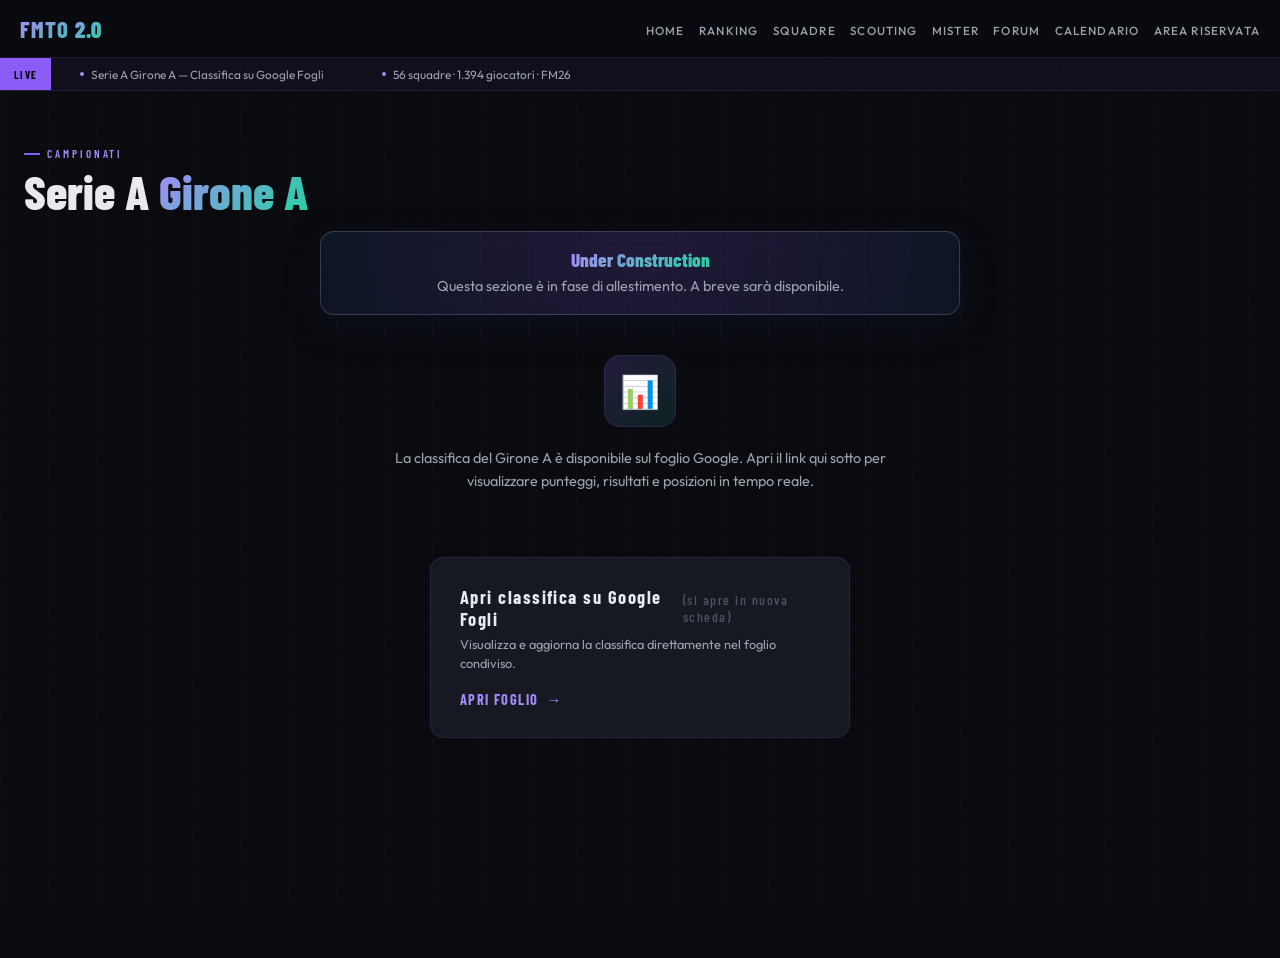
<file: serie-a-girone-a.html>
<!DOCTYPE html>
<html lang="it">
<head>
  <meta charset="UTF-8">
  <meta name="viewport" content="width=device-width, initial-scale=1.0">
  <title>FMTO 2.0 — Serie A Girone A</title>
  <link rel="stylesheet" href="style.css">
  <style>
    .serie-a-hero {
      text-align: center;
      padding: 2.5rem 1.5rem 2rem;
      max-width: 560px;
      margin: 0 auto;
    }
    .serie-a-icon {
      width: 72px;
      height: 72px;
      margin: 0 auto 1.25rem;
      border-radius: 16px;
      background: linear-gradient(135deg, rgba(139,92,246,.2), rgba(34,211,160,.12));
      border: 1px solid var(--border);
      display: flex;
      align-items: center;
      justify-content: center;
      font-size: 2rem;
    }
    .serie-a-hero p {
      font-size: .9rem;
      color: var(--t2);
      line-height: 1.6;
      margin-top: .75rem;
    }
    .serie-a-card {
      display: block;
      max-width: 420px;
      margin: 2rem auto 0;
      padding: 1.75rem 1.8rem;
      background: var(--card);
      border: 1px solid var(--border);
      border-radius: 14px;
      text-decoration: none;
      color: inherit;
      transition: border-color .2s, transform .2s, box-shadow .2s;
      position: relative;
      overflow: hidden;
    }
    .serie-a-card::before {
      content: '';
      position: absolute;
      inset: 0;
      background: linear-gradient(135deg, rgba(139,92,246,.06), rgba(34,211,160,.04));
      opacity: 0;
      transition: opacity .2s;
    }
    .serie-a-card:hover {
      border-color: var(--v);
      transform: translateY(-4px);
      box-shadow: 0 12px 32px rgba(139,92,246,.18);
    }
    .serie-a-card:hover::before { opacity: 1; }
    .serie-a-card-inner { position: relative; z-index: 1; }
    .serie-a-card-title {
      font-family: 'Barlow Condensed', sans-serif;
      font-size: 1.15rem;
      font-weight: 700;
      letter-spacing: .08em;
      color: var(--t1);
      margin-bottom: .35rem;
      display: flex;
      align-items: center;
      gap: .6rem;
    }
    .serie-a-card-title span.external {
      font-size: .85rem;
      color: var(--t3);
      font-weight: 500;
    }
    .serie-a-card-desc {
      font-size: .8rem;
      color: var(--t2);
      line-height: 1.5;
    }
    .serie-a-card-cta {
      margin-top: 1.1rem;
      display: inline-flex;
      align-items: center;
      gap: .5rem;
      font-family: 'Barlow Condensed', sans-serif;
      font-size: .9rem;
      font-weight: 700;
      letter-spacing: .1em;
      text-transform: uppercase;
      color: var(--vb);
      transition: color .2s, gap .2s;
    }
    .serie-a-card:hover .serie-a-card-cta { color: var(--g); gap: .65rem; }
    .serie-a-card-cta::after { content: '→'; }

    /* ── Under Construction banner (Campionati) ── */
    .uc-inline-banner{
      margin: 1rem auto 0;
      max-width: 640px;
      padding: 1rem 1.1rem;
      border-radius: 14px;
      border: 1px solid rgba(148,163,184,.28);
      background: radial-gradient(circle at top, rgba(139,92,246,.18), rgba(15,23,42,.85));
      box-shadow: 0 12px 34px rgba(15,23,42,.45);
      text-align: center;
    }
    .uc-inline-title{
      font-family: 'Barlow Condensed', sans-serif;
      font-size: 1.2rem;
      font-weight: 800;
      color: var(--t1);
      margin-bottom: .25rem;
    }
    .uc-inline-text{
      font-size: .9rem;
      line-height: 1.55;
      color: var(--t2);
    }
    .uc-inline-title span{
      background: linear-gradient(135deg, var(--vb), var(--g));
      -webkit-background-clip: text;
      -webkit-text-fill-color: transparent;
      background-clip: text;
    }
    @media(max-width:768px){
      .uc-inline-banner{
        margin: .85rem 1rem 0;
        max-width: none;
        padding: .9rem .95rem;
      }
    }
  </style>
</head>
<body class="gbg">

  <nav>
    <a class="nav-logo" href="home.html">FMTO<span style="background:linear-gradient(135deg,var(--vb),var(--g));-webkit-background-clip:text;-webkit-text-fill-color:transparent;background-clip:text"> 2.0</span></a>
    <ul class="nav-links">
      <li><a href="home.html" id="nav-home">Home</a></li>
      <li><a href="ranking.html" id="nav-ranking">Ranking</a></li>
<li><a href="squadre.html" id="nav-sq">Squadre</a></li>
    <li><a href="scouting.html" id="nav-scouting">Scouting</a></li>
    <li><a href="mister.html" id="nav-mister">Mister</a></li>
      <li><a href="forum.html" id="nav-forum">Forum</a></li>
      <li><a href="calendario.html" id="nav-calendario">Calendario</a></li>
      <li><a href="area.html" id="nav-area">Area Riservata</a></li>
    </ul>
  </nav>

  <div class="ticker">
    <div class="ticker-lbl">Live</div>
    <div class="ticker-inner">
      <div class="ticker-track">
        <span class="ticker-item"><span class="ticker-dot"></span>Serie A Girone A — Classifica su Google Fogli</span>
        <span class="ticker-item"><span class="ticker-dot"></span>56 squadre · 1.394 giocatori · FM26</span>
      </div>
    </div>
  </div>

  <section class="sec">
    <div class="sec-tag">Campionati</div>
    <h1 class="sec-title">Serie A <span>Girone A</span></h1>

    <div class="uc-inline-banner" role="status" aria-live="polite">
      <div class="uc-inline-title"><span>Under Construction</span></div>
      <div class="uc-inline-text">Questa sezione è in fase di allestimento. A breve sarà disponibile.</div>
    </div>

    <div class="serie-a-hero">
      <div class="serie-a-icon">📊</div>
      <p>La classifica del Girone A è disponibile sul foglio Google. Apri il link qui sotto per visualizzare punteggi, risultati e posizioni in tempo reale.</p>
    </div>

    <a href="https://docs.google.com/spreadsheets/d/1tiAFvW5dPM2QLxVyuljSmR3JJPH-4JBpqkwgkK6JA2U/edit?gid=157972558#gid=157972558" target="_blank" rel="noopener" class="serie-a-card">
      <div class="serie-a-card-inner">
        <div class="serie-a-card-title">Apri classifica su Google Fogli <span class="external">(si apre in nuova scheda)</span></div>
        <p class="serie-a-card-desc">Visualizza e aggiorna la classifica direttamente nel foglio condiviso.</p>
        <span class="serie-a-card-cta">Apri foglio</span>
      </div>
    </a>
  </section>

<script src="shared.js"></script>
</body>
</html>
</file>
<file: style.css>
/* ══════════════════════════════════════════════════════
   FMTO 2.0 — Shared Stylesheet
   ══════════════════════════════════════════════════════ */

@import url('https://fonts.googleapis.com/css2?family=Barlow+Condensed:ital,wght@0,300;0,600;0,800;1,600&family=Outfit:wght@300;400;500;700&display=swap');

:root {
  --bg:     #0a0b0f;
  --sf:     #11131a;
  --card:   #161922;
  --glass:  rgba(22,25,34,0.84);
  --v:      #8b5cf6;
  --vb:     #a78bfa;
  --vg:     rgba(139,92,246,0.28);
  --g:      #22d3a0;
  --gg:     rgba(34,211,160,0.22);
  --border: rgba(139,92,246,0.15);
  --t1:     #e8eaf0;
  --t2:     #9ca3af;
  --t3:     #4b5563;
  --t4:     #1f2937;
  /* FM26 — tema scouting (scuro, accento cyan non verde) */
  --fm26-bg:       #0d1117;
  --fm26-surface:  #161b22;
  --fm26-surface2: #1c2128;
  --fm26-border:   #30363d;
  --fm26-text:     #e6edf3;
  --fm26-muted:    #8b949e;
  --fm26-accent:   #58a6ff;
  --fm26-accent-dim: rgba(88,166,255,.15);
}

*, *::before, *::after { margin:0; padding:0; box-sizing:border-box; }
html { scroll-behavior:smooth; }

/* Nasconde il cursore lampeggiante (caret) in tutti i campi di testo */
input, textarea { caret-color: transparent; }

body {
  background: var(--bg);
  color: var(--t1);
  font-family: 'Outfit', sans-serif;
  overflow-x: hidden;
  min-height: 100vh;
}

/* noise overlay */
body::before {
  content:'';
  position:fixed; inset:0;
  background-image: url("data:image/svg+xml,%3Csvg viewBox='0 0 256 256' xmlns='http://www.w3.org/2000/svg'%3E%3Cfilter id='n'%3E%3CfeTurbulence type='fractalNoise' baseFrequency='0.9' numOctaves='4' stitchTiles='stitch'/%3E%3C/filter%3E%3Crect width='100%25' height='100%25' filter='url(%23n)' opacity='0.04'/%3E%3C/svg%3E");
  pointer-events:none; z-index:9999; opacity:.28;
}

/* grid background */
.gbg {
  background-image:
    linear-gradient(rgba(139,92,246,.035) 1px, transparent 1px),
    linear-gradient(90deg,rgba(139,92,246,.035) 1px, transparent 1px);
  background-size: 48px 48px;
}

.fd { font-family:'Barlow Condensed',sans-serif; }

.glass {
  background: var(--glass);
  backdrop-filter: blur(18px) saturate(170%);
  border: 1px solid var(--border);
}

/* ── NAV ── */
nav {
  position:fixed; top:0; left:0; right:0; z-index:300;
  background: rgba(10,11,15,.93);
  backdrop-filter: blur(22px);
  border-bottom: 1px solid var(--border);
  height:58px;
  display:flex; align-items:center; padding:0 1.25rem; gap:.75rem;
}

.nav-logo {
  font-family:'Barlow Condensed',sans-serif;
  font-weight:800; font-size:1.4rem; letter-spacing:.05em;
  background:linear-gradient(135deg,var(--vb),var(--g));
  -webkit-background-clip:text; -webkit-text-fill-color:transparent; background-clip:text;
  text-decoration:none; flex-shrink:0;
}

.nav-links { display:flex; gap:.9rem; list-style:none; margin-left:auto; }
.nav-links a {
  font-size:.73rem; font-weight:500; letter-spacing:.1em; text-transform:uppercase;
  color:var(--t2); text-decoration:none; transition:color .18s; white-space:nowrap;
}
.nav-links a:hover, .nav-links a.active { color:var(--vb); }

.nav-cta {
  font-family:'Barlow Condensed',sans-serif;
  font-size:.8rem; font-weight:700; letter-spacing:.1em; text-transform:uppercase;
  color:#000; background:linear-gradient(135deg,var(--v),var(--g));
  border:none; padding:.38rem .95rem; border-radius:6px;
  cursor:pointer; transition:opacity .18s,transform .14s; white-space:nowrap; flex-shrink:0;
  text-decoration:none; display:inline-block;
}
.nav-cta:hover { opacity:.84; transform:translateY(-1px); }

/* ── TICKER ── */
.ticker {
  background:rgba(139,92,246,.06);
  border-bottom:1px solid var(--border);
  height:33px; display:flex; align-items:center; overflow:hidden;
  margin-top:58px;
}
.ticker-lbl {
  font-family:'Barlow Condensed',sans-serif;
  font-size:.68rem; font-weight:700; letter-spacing:.14em; text-transform:uppercase;
  background:var(--v); color:#000;
  padding:0 .85rem; height:100%; display:flex; align-items:center; flex-shrink:0;
}
.ticker-inner { overflow:hidden; flex:1; }
.ticker-track { display:flex; animation:tick 36s linear infinite; white-space:nowrap; }
.ticker-item { font-size:.74rem; color:var(--t2); padding:0 1.8rem; display:flex; align-items:center; gap:.45rem; }
.ticker-dot { width:4px; height:4px; border-radius:50%; background:var(--vb); flex-shrink:0; }
@keyframes tick { from{transform:translateX(0)} to{transform:translateX(-50%)} }

/* ── SECTION ── */
.sec { padding:3.5rem 1.5rem; max-width:1380px; margin:0 auto; }
.sec-sm { padding:2.5rem 1.5rem; max-width:1380px; margin:0 auto; }

.sec-tag {
  font-family:'Barlow Condensed',sans-serif;
  font-size:.7rem; font-weight:600; letter-spacing:.26em; text-transform:uppercase;
  color:var(--vb); display:flex; align-items:center; gap:.45rem; margin-bottom:.45rem;
}
.sec-tag::before { content:''; width:16px; height:2px; background:var(--v); }

.sec-title {
  font-family:'Barlow Condensed',sans-serif;
  font-size:clamp(1.9rem,5vw,3rem); font-weight:800; line-height:1; color:var(--t1);
}
.sec-title span {
  background:linear-gradient(135deg,var(--vb),var(--g));
  -webkit-background-clip:text; -webkit-text-fill-color:transparent; background-clip:text;
}

/* ── SEARCH ── */
.search-wrap { position:relative; max-width:380px; margin-bottom:1.4rem; }
.search-icon { position:absolute; left:.8rem; top:50%; transform:translateY(-50%); color:var(--t2); pointer-events:none; }
.search-input {
  width:100%; background:var(--card); border:1px solid var(--border);
  color:var(--t1); font-family:'Outfit',sans-serif; font-size:1rem; font-weight:400;
  padding:.7rem .9rem .7rem 2.6rem; border-radius:8px; outline:none;
  transition:border-color .18s,box-shadow .18s;
}
.search-input::placeholder { color:var(--t2); opacity:.9; }
.search-input:focus { border-color:var(--v); box-shadow:0 0 0 3px rgba(139,92,246,.1); }

.squad-search-wrap { max-width:320px; }
.squad-player-search {
  width:100%; background:var(--card); border:1px solid var(--border);
  color:var(--t1); font-family:'Outfit',sans-serif; font-size:1rem; font-weight:400;
  padding:.7rem .9rem; border-radius:8px; outline:none;
  transition:border-color .18s,box-shadow .18s;
}
.squad-player-search::placeholder { color:var(--t2); opacity:.9; }
.squad-player-search:focus { border-color:var(--v); box-shadow:0 0 0 3px rgba(139,92,246,.1); }

.grid-player-results { background:var(--card); border:1px solid var(--border); border-radius:10px; padding:1rem 1.1rem; }
.grid-player-results-title { font-size:.8rem; font-weight:600; color:var(--t2); margin-bottom:.75rem; }
.grid-player-results-list { display:flex; flex-direction:column; gap:.35rem; max-height:280px; overflow-y:auto; }
.grid-player-hit { display:flex; align-items:center; justify-content:space-between; gap:.75rem; padding:.5rem .6rem; border-radius:6px; color:var(--t1); text-decoration:none; font-size:.85rem; transition:background .15s; }
.grid-player-hit:hover { background:var(--bg); }
.gph-name { font-weight:500; }
.gph-meta { font-size:.78rem; color:var(--t2); }

/* ── SQUAD GRID ── */
.squads-grid { display:grid; grid-template-columns:repeat(auto-fill,minmax(115px,1fr)); gap:.7rem; }

.sq-card {
  background:var(--card); border:1px solid var(--border); border-radius:11px;
  padding:.85rem .6rem .7rem;
  display:flex; flex-direction:column; align-items:center; gap:.5rem;
  cursor:pointer; transition:all .2s cubic-bezier(.34,1.56,.64,1);
  position:relative; overflow:hidden; text-align:center;
  text-decoration:none;
}
.sq-card::before {
  content:''; position:absolute; inset:0;
  background:linear-gradient(135deg,rgba(139,92,246,.07),rgba(34,211,160,.03));
  opacity:0; transition:opacity .18s;
}
.sq-card:hover { border-color:var(--v); transform:translateY(-3px) scale(1.025); box-shadow:0 7px 22px rgba(139,92,246,.2); }
.sq-card:hover::before { opacity:1; }
.sq-card:hover .sq-name { color:var(--t1); }
.sq-card.hidden { display:none; }

.sq-logo {
  width:52px; height:52px; border-radius:50%;
  display:flex; align-items:center; justify-content:center;
  overflow:hidden; flex-shrink:0; background:var(--sf);
}
.sq-logo img { width:100%; height:100%; object-fit:contain; padding:4px; }
.sq-logo-fb {
  font-family:'Barlow Condensed',sans-serif; font-size:.95rem; font-weight:800; color:#fff;
  width:100%; height:100%; display:flex; align-items:center; justify-content:center;
}
.sq-name { font-size:.66rem; font-weight:500; color:var(--t2); line-height:1.2; transition:color .18s; }

/* ── PLAYER TABLE ── */
.player-tbl { width:100%; border-collapse:collapse; }
.player-tbl th {
  font-family:'Barlow Condensed',sans-serif;
  font-size:.66rem; font-weight:600; letter-spacing:.13em; text-transform:uppercase;
  color:var(--t2); text-align:left; padding:.58rem .95rem;
  border-bottom:1px solid var(--border); white-space:nowrap;
}
.player-tbl td { padding:.62rem .95rem; font-size:.82rem; border-bottom:1px solid rgba(139,92,246,.05); cursor:pointer; }
.player-tbl tr:hover td { background:rgba(139,92,246,.05); }
.player-tbl tr:last-child td { border-bottom:none; }

/* role badges */
.rb { display:inline-flex; font-family:'Barlow Condensed',sans-serif; font-size:.62rem; font-weight:700; letter-spacing:.06em; padding:.12rem .48rem; border-radius:4px; }
.r-gk  { background:rgba(234,179,8,.13); color:#fbbf24; border:1px solid rgba(234,179,8,.22); }
.r-def { background:rgba(59,130,246,.13); color:#60a5fa; border:1px solid rgba(59,130,246,.22); }
.r-mid { background:rgba(139,92,246,.13); color:var(--vb); border:1px solid rgba(139,92,246,.22); }
.r-att { background:rgba(34,211,160,.13); color:var(--g); border:1px solid rgba(34,211,160,.22); }
.r-white { background:rgba(255,255,255,.07); color:#e8eaf0; border:1px solid rgba(255,255,255,.15); }

/* OVR colors */
.ov { font-family:'Barlow Condensed',sans-serif; font-size:.93rem; font-weight:800; }
.ov-gold { color:#fbbf24; }
.ov-green { color:var(--g); }
.ov-v    { color:var(--vb); }
.ov-w    { color:var(--t1); }

.val-tag { color:var(--g); font-weight:600; font-size:.78rem; }

/* watchlist button */
.wl-btn {
  background:none; border:1px solid var(--border); color:var(--t2);
  padding:.22rem .52rem; border-radius:5px; cursor:pointer; font-size:.72rem;
  transition:all .14s; line-height:1;
}
.wl-btn:hover, .wl-btn.inw { border-color:var(--g); color:var(--g); background:rgba(34,211,160,.07); }

/* back button */
.btn-back {
  font-family:'Barlow Condensed',sans-serif;
  font-size:.76rem; font-weight:600; letter-spacing:.09em; text-transform:uppercase;
  background:none; border:1px solid var(--border); color:var(--t2);
  padding:.42rem .95rem; border-radius:7px; cursor:pointer;
  transition:all .14s; display:inline-flex; align-items:center; gap:.35rem;
  text-decoration:none;
}
.btn-back:hover { border-color:var(--v); color:var(--vb); }

/* ── STAT BAR ── */
.stat-grid { display:grid; grid-template-columns:repeat(auto-fill,minmax(195px,1fr)); gap:.7rem; margin-bottom:1.2rem; }
.stat-row { background:var(--card); border:1px solid var(--border); border-radius:9px; padding:.85rem .95rem; }
.stat-label {
  font-family:'Barlow Condensed',sans-serif; font-size:.66rem; font-weight:600;
  letter-spacing:.13em; text-transform:uppercase; color:var(--t2);
  margin-bottom:.45rem; display:flex; justify-content:space-between; align-items:center;
}
.stat-value { font-family:'Barlow Condensed',sans-serif; font-weight:700; font-size:.88rem; color:var(--t1); }
.stat-bar-bg { background:var(--sf); border-radius:999px; height:5px; overflow:hidden; }
.stat-bar { height:5px; border-radius:999px; transition:width .85s cubic-bezier(.34,1.2,.64,1); }

/* ── MISTER GRID ── */
.mister-grid { display:grid; grid-template-columns:repeat(auto-fill,minmax(230px,1fr)); gap:.9rem; }
.mister-card {
  background:var(--card); border:1px solid var(--border); border-radius:11px;
  padding:1.1rem 1.15rem; display:flex; align-items:center; gap:.95rem;
  transition:all .18s; cursor:pointer; text-decoration:none;
}
.mister-card:hover { border-color:var(--v); transform:translateY(-2px); box-shadow:0 5px 18px rgba(139,92,246,.16); }
.mister-avatar { width:46px; height:46px; border-radius:50%; overflow:hidden; flex-shrink:0; background:var(--sf); }
.mister-avatar img { width:100%; height:100%; object-fit:contain; padding:3px; }
.mister-name { font-weight:600; font-size:.88rem; color:var(--t1); }
.mister-squad { font-size:.72rem; color:var(--t2); margin-top:.12rem; }

/* ── TABS ── */
.tabs { display:flex; gap:.45rem; margin-bottom:1.3rem; flex-wrap:wrap; }
.tab {
  font-family:'Barlow Condensed',sans-serif; font-size:.76rem; font-weight:600;
  letter-spacing:.09em; text-transform:uppercase; padding:.38rem .95rem; border-radius:6px;
  cursor:pointer; border:1px solid var(--border); background:var(--card); color:var(--t2);
  transition:all .14s;
}
.tab:hover, .tab.active { border-color:var(--v); color:var(--vb); background:rgba(139,92,246,.09); }

/* ── WATCHLIST ── */
.wl-card {
  background:var(--card); border:1px solid var(--border); border-radius:9px;
  padding:.9rem 1.1rem; display:flex; align-items:center; gap:.9rem;
  margin-bottom:.55rem; transition:all .18s;
}
.wl-card:hover { border-color:var(--v); }
/* Link nativo: su mobile gli onclick su div non sono affidabili per la navigazione */
.wl-card-hit {
  flex:1; display:flex; align-items:center; gap:.9rem; min-width:0;
  text-decoration:none; color:inherit; cursor:pointer;
  -webkit-tap-highlight-color:rgba(139,92,246,.2); touch-action:manipulation;
}
.wl-card-hit:focus-visible { outline:2px solid var(--vb); outline-offset:2px; border-radius:6px; }
.wl-remove {
  margin-left:auto; background:none; border:1px solid rgba(239,68,68,.18); color:#f87171;
  padding:.22rem .55rem; border-radius:5px; cursor:pointer; font-size:.7rem;
  font-family:'Outfit',sans-serif; transition:all .14s;
  touch-action:manipulation; -webkit-tap-highlight-color:rgba(139,92,246,.15);
}
.wl-remove:hover { background:rgba(239,68,68,.1); border-color:#f87171; }
@media (max-width:640px) {
  .wl-card { min-height:48px; padding:.75rem .9rem; }
  .wl-remove { min-width:44px; min-height:44px; padding:.35rem .85rem; display:inline-flex; align-items:center; justify-content:center; }
}
.wl-empty { text-align:center; padding:2.5rem 1rem; color:var(--t2); }

/* ── UNDER LIST ── */
.squad-under-content {
  display:flex;
  flex-wrap:wrap;
  gap:.45rem;
}
.under-pill {
  background:var(--card);
  border:1px solid var(--border);
  border-radius:999px;
  padding:.35rem .85rem;
  display:inline-flex;
  align-items:center;
  gap:.45rem;
  font-size:.8rem;
  color:var(--t1);
  cursor:pointer;
  transition:all .14s;
}
.under-pill:hover {
  border-color:var(--v);
  box-shadow:0 4px 14px rgba(0,0,0,.35);
  transform:translateY(-1px);
}
.under-pill .up-name {
  font-weight:600;
}
.under-pill .up-meta {
  font-size:.75rem;
  color:var(--t3);
}

/* ── SCOUTING PAGE ── */
.scout-layout {
  display:flex;
  flex-direction:column;
  gap:1.1rem;
  margin-top:1.7rem;
  max-width:100%;
}

.scout-panel {
  background:var(--card);
  border:1px solid var(--border);
  border-radius:14px;
  padding:1.25rem 1.35rem 1.45rem;
  box-shadow:0 16px 40px rgba(15,23,42,.7);
}

.scout-panel + .scout-panel {
  box-shadow:0 14px 32px rgba(15,23,42,.75);
}

.scout-panel-title {
  font-family:'Barlow Condensed',sans-serif;
  font-size:.88rem;
  font-weight:700;
  letter-spacing:.16em;
  text-transform:uppercase;
  color:var(--t2);
  display:flex;
  align-items:center;
  justify-content:space-between;
  gap:.75rem;
  margin-bottom:.8rem;
}

.scout-panel-title span span {
  background:linear-gradient(135deg,var(--vb),var(--g));
  -webkit-background-clip:text;
  -webkit-text-fill-color:transparent;
  background-clip:text;
}

.scout-panel-meta {
  font-size:.68rem;
  letter-spacing:.09em;
  text-transform:uppercase;
  color:var(--t3);
}

.scout-grid-2 {
  display:grid;
  grid-template-columns:repeat(2,minmax(0,1fr));
  gap:.75rem .9rem;
}

.scout-field {
  display:flex;
  flex-direction:column;
  gap:.28rem;
}

.scout-label {
  font-size:.72rem;
  font-weight:500;
  letter-spacing:.09em;
  text-transform:uppercase;
  color:var(--t2);
  display:flex;
  align-items:center;
  justify-content:space-between;
  gap:.5rem;
}

.scout-label small {
  font-size:.68rem;
  text-transform:none;
  letter-spacing:0;
  color:var(--t3);
}

.scout-input,
.scout-select {
  width:100%;
  background:var(--sf);
  border:1px solid var(--border);
  border-radius:8px;
  color:var(--t1);
  font-family:'Outfit',sans-serif;
  font-size:.95rem;
  font-weight:400;
  padding:.6rem .8rem;
  outline:none;
  transition:border-color .16s, box-shadow .16s, background .16s;
}

.scout-input::placeholder {
  color:var(--t2);
  opacity:.9;
}

.scout-input:focus,
.scout-select:focus {
  border-color:var(--v);
  box-shadow:0 0 0 3px rgba(139,92,246,.2);
  background:#05060a;
}

.scout-inline {
  display:flex;
  gap:.6rem;
}

.scout-inline .scout-field {
  flex:1;
}

.scout-range-row {
  display:flex;
  align-items:center;
  gap:.7rem;
}

.scout-range-row input[type="range"] {
  flex:1;
  accent-color:var(--v);
}

.scout-range-output {
  font-family:'Barlow Condensed',sans-serif;
  font-size:.86rem;
  font-weight:700;
  color:var(--vb);
  min-width:2.4rem;
  text-align:right;
}

.scout-positions {
  display:flex;
  flex-wrap:wrap;
  gap:.4rem;
  margin-top:.1rem;
}

.scout-pos-pill {
  position:relative;
}

.scout-pos-pill input {
  position:absolute;
  inset:0;
  opacity:0;
  pointer-events:none;
}

.scout-pos-label {
  display:inline-flex;
  align-items:center;
  justify-content:center;
  padding:.25rem .7rem;
  border-radius:999px;
  border:1px solid var(--border);
  font-size:.72rem;
  font-weight:500;
  color:var(--t2);
  background:rgba(15,23,42,.96);
  cursor:pointer;
  transition:border-color .16s, color .16s, background .16s, box-shadow .16s, transform .12s;
}

.scout-pos-pill input:checked + .scout-pos-label {
  border-color:var(--v);
  color:var(--vb);
  background:rgba(139,92,246,.18);
  box-shadow:0 0 0 1px rgba(139,92,246,.35);
  transform:translateY(-1px);
}

.scout-actions {
  display:flex;
  align-items:center;
  gap:.6rem;
  margin-top:1.2rem;
}

.btn-primary,
.btn-ghost {
  font-family:'Barlow Condensed',sans-serif;
  font-size:.82rem;
  font-weight:700;
  letter-spacing:.12em;
  text-transform:uppercase;
  border-radius:7px;
  padding:.5rem 1.2rem;
  cursor:pointer;
  border:1px solid transparent;
  transition:background .16s, color .16s, border-color .16s, transform .12s, box-shadow .16s;
}

.btn-primary {
  background:linear-gradient(135deg,var(--v),var(--g));
  color:#020617;
  border-color:transparent;
  box-shadow:0 6px 18px rgba(34,211,160,.28);
}

.btn-primary:hover {
  transform:translateY(-1px);
  box-shadow:0 10px 26px rgba(34,211,160,.32);
}

.btn-ghost {
  background:transparent;
  border-color:var(--border);
  color:var(--t2);
}

.btn-ghost:hover {
  border-color:var(--v);
  color:var(--vb);
  background:rgba(15,23,42,.96);
}

.scout-adv-body {
  display:grid;
  grid-template-columns:repeat(2,minmax(0,1fr));
  gap:.95rem 1.1rem;
}

.scout-adv-col {
  display:flex;
  flex-direction:column;
  gap:.75rem;
}

.scout-adv-title {
  font-family:'Barlow Condensed',sans-serif;
  font-size:.84rem;
  font-weight:700;
  letter-spacing:.16em;
  text-transform:uppercase;
  color:var(--t2);
}

/* Ricerca avanzata compatta */
.scout-panel-adv {
  padding:.85rem 1rem 1rem;
}

.scout-panel-adv .scout-panel-title {
  margin-bottom:.5rem;
}

.scout-panel-adv .scout-adv-body {
  grid-template-columns:repeat(3,minmax(0,1fr));
  gap:.4rem .65rem;
}

.scout-panel-adv .scout-adv-col {
  gap:.28rem;
}

.scout-panel-adv .scout-adv-title {
  font-size:.7rem;
  letter-spacing:.12em;
  margin-top:.55rem;
  margin-bottom:.15rem;
}

.scout-panel-adv .scout-adv-title:first-child {
  margin-top:0;
}

.scout-panel-adv .scout-field {
  gap:.1rem;
}

.scout-panel-adv .scout-label {
  font-size:.64rem;
  letter-spacing:.06em;
}

.scout-panel-adv .scout-label small {
  font-size:.6rem;
}

.scout-panel-adv .scout-range-row {
  gap:.4rem;
}

.scout-panel-adv .scout-range-row input[type="range"] {
  min-height:4px;
}

.scout-panel-adv .scout-range-output {
  font-size:.75rem;
  min-width:1.75rem;
}

.scout-panel-adv .scout-input-num {
  max-width:4rem;
  padding:.35rem .5rem;
  font-size:.8rem;
  text-align:center;
}

/* ── SCOUTING PAGE: tema FM26 (scuro, senza verde) ── */
body.scout-page-fm26 { background:var(--fm26-bg); }
body.scout-page-fm26.gbg { background-image:none; }
body.scout-page-fm26 .sec { background:var(--fm26-bg); }
body.scout-page-fm26 .sec-tag { color:var(--fm26-muted); }
body.scout-page-fm26 .sec-title { color:var(--fm26-text); }
body.scout-page-fm26 .sec-title span {
  color:var(--fm26-accent) !important;
  -webkit-text-fill-color:var(--fm26-accent) !important;
  background:none !important;
}
body.scout-page-fm26 .sec p { color:var(--fm26-muted); }
body.scout-page-fm26 .scout-empty-row { color:var(--fm26-muted); }
body.scout-page-fm26 .player-tbl { color:var(--fm26-text); }
body.scout-page-fm26 .player-tbl th { color:var(--fm26-muted); border-color:var(--fm26-border); }
body.scout-page-fm26 .player-tbl td { border-color:var(--fm26-border); }
body.scout-page-fm26 .scout-panel,
body.scout-page-fm26 .scout-results-shell {
  background:var(--fm26-surface);
  border:1px solid var(--fm26-border);
  border-radius:8px;
  box-shadow:none;
}
body.scout-page-fm26 .scout-panel-title { color:var(--fm26-muted); }
body.scout-page-fm26 .scout-panel-title span:first-child,
body.scout-page-fm26 .scout-panel-title span span {
  color:var(--fm26-accent) !important;
  -webkit-text-fill-color:var(--fm26-accent) !important;
  background:none !important;
}
body.scout-page-fm26 .scout-panel-meta { color:var(--fm26-muted); }
body.scout-page-fm26 .scout-adv-title {
  color:var(--fm26-accent) !important;
  -webkit-text-fill-color:var(--fm26-accent);
  font-size:.75rem;
  letter-spacing:.12em;
  margin-bottom:.5rem;
  padding-bottom:4px;
  border-bottom:1px solid var(--fm26-border);
}
body.scout-page-fm26 .scout-label { color:var(--fm26-muted); }
body.scout-page-fm26 .scout-label small { color:var(--fm26-muted); opacity:.85; }
body.scout-page-fm26 .scout-input,
body.scout-page-fm26 .scout-select {
  background:var(--fm26-surface2);
  border:1px solid var(--fm26-border);
  color:var(--fm26-text);
}
body.scout-page-fm26 .scout-input::placeholder { color:var(--fm26-muted); opacity:.95; }
body.scout-page-fm26 .scout-input:focus,
body.scout-page-fm26 .scout-select:focus {
  border-color:var(--fm26-accent);
  box-shadow:0 0 0 2px var(--fm26-accent-dim);
  background:var(--fm26-surface2);
}
body.scout-page-fm26 .scout-pos-label {
  background:var(--fm26-surface2);
  border-color:var(--fm26-border);
  color:var(--fm26-muted);
}
body.scout-page-fm26 .scout-pos-pill input:checked + .scout-pos-label {
  border-color:var(--fm26-accent);
  color:var(--fm26-accent);
  background:var(--fm26-accent-dim);
  box-shadow:0 0 0 1px var(--fm26-accent);
}
body.scout-page-fm26 .btn-primary {
  background:var(--fm26-accent);
  color:#0d1117;
  border-color:var(--fm26-accent);
  box-shadow:none;
}
body.scout-page-fm26 .btn-primary:hover {
  filter:brightness(1.1);
  box-shadow:0 2px 8px rgba(88,166,255,.25);
}
body.scout-page-fm26 .btn-ghost {
  border-color:var(--fm26-border);
  color:var(--fm26-muted);
}
body.scout-page-fm26 .btn-ghost:hover {
  border-color:var(--fm26-accent);
  color:var(--fm26-text);
  background:var(--fm26-surface2);
}
body.scout-page-fm26 .scout-actions {
  gap:.6rem;
  flex-wrap:wrap;
  align-items:center;
}
body.scout-page-fm26 .btn-cerca { display:inline-flex; align-items:center; gap:.4rem; }
body.scout-page-fm26 .btn-cerca .btn-icon { font-size:1rem; }
body.scout-page-fm26 .scout-select-pos {
  min-width:180px;
  margin-left:0;
  cursor:pointer;
}
body.scout-page-fm26 .scout-range-row input[type="range"] { accent-color:var(--fm26-accent); }
body.scout-page-fm26 .scout-range-output { color:var(--fm26-accent); }
body.scout-page-fm26 .ticker {
  background:var(--fm26-surface);
  border-color:var(--fm26-border);
}
body.scout-page-fm26 .ticker-lbl { background:var(--fm26-accent); color:#0d1117; }
body.scout-page-fm26 .ticker-dot { background:var(--fm26-accent); }
body.scout-page-fm26 .ticker-item { color:var(--fm26-muted); }

/* Layout come mockup: ogni riga "Label ≥ Input" */
body.scout-page-fm26 .scout-panel-adv .scout-field {
  flex-direction:row;
  align-items:center;
  gap:.4rem;
  min-width:0;
}
body.scout-page-fm26 .scout-panel-adv .scout-label {
  flex:1;
  min-width:0;
  margin-bottom:0;
}
body.scout-page-fm26 .scout-panel-adv .scout-label::after {
  content: ' ≥';
  color:var(--fm26-muted);
  font-weight:700;
  margin-left:2px;
}
body.scout-page-fm26 .scout-panel-adv .scout-input-num {
  max-width:3.5rem;
  flex-shrink:0;
}
body.scout-page-fm26 .scout-panel-adv .scout-adv-title {
  margin-top:.75rem;
  margin-bottom:.25rem;
}
body.scout-page-fm26 .scout-panel-adv .scout-adv-title:first-child { margin-top:0; }

.scout-results-shell {
  margin-top:.5rem;
  border-radius:10px;
  border:1px solid rgba(15,23,42,.95);
  background:rgba(15,23,42,.96);
  overflow-x:auto;
  overflow-y:scroll;
  max-height:540px;
}

.scout-results-shell table {
  width:100%;
}

.scout-empty-row {
  text-align:center;
  color:var(--t2);
  padding:1.3rem .95rem;
  font-size:.82rem;
}

/* ── PIN MODAL ── */
.pin-modal {
  display:none; position:fixed; inset:0; z-index:600;
  background:rgba(10,11,15,.93); backdrop-filter:blur(12px);
  align-items:center; justify-content:center;
}
.pin-modal.open { display:flex; }
.pin-box { background:var(--card); border:1px solid var(--border); border-radius:16px; padding:1.8rem; width:min(330px,90vw); text-align:center; }
.pin-title { font-family:'Barlow Condensed',sans-serif; font-size:1.45rem; font-weight:800; margin-bottom:.25rem; }
.pin-sub { font-size:.78rem; color:var(--t2); margin-bottom:1.3rem; }
.pin-dots { display:flex; gap:.55rem; justify-content:center; margin-bottom:1.1rem; }
.pin-dot { width:13px; height:13px; border-radius:50%; border:2px solid var(--border); background:transparent; transition:all .18s; }
.pin-dot.filled { background:var(--v); border-color:var(--v); box-shadow:0 0 7px var(--vg); }
.pin-numpad { display:grid; grid-template-columns:repeat(3,1fr); gap:.45rem; margin-bottom:.7rem; }
.pin-key {
  background:var(--sf); border:1px solid var(--border); color:var(--t1);
  font-family:'Barlow Condensed',sans-serif; font-size:1.35rem; font-weight:700;
  padding:.65rem; border-radius:7px; cursor:pointer; transition:all .14s; user-select:none;
}
.pin-key:hover { border-color:var(--v); background:rgba(139,92,246,.1); color:var(--vb); }
.pin-key:active { transform:scale(.92); }
.pin-select {
  width:100%; background:var(--sf); border:1px solid var(--border); color:var(--t1);
  font-family:'Outfit',sans-serif; font-size:.83rem; padding:.58rem .85rem;
  border-radius:7px; outline:none; margin-bottom:.9rem; cursor:pointer;
}
.pin-select option { background:var(--card); }
.pin-error { color:#f87171; font-size:.76rem; min-height:1.1em; }

/* ── ANIMATIONS ── */
.fade-in { animation:fadeUp .35s ease both; }
@keyframes fadeUp { from{opacity:0;transform:translateY(12px)} to{opacity:1;transform:translateY(0)} }

/* ── SCROLLBAR ── */
::-webkit-scrollbar { width:5px; }
::-webkit-scrollbar-track { background:var(--bg); }
::-webkit-scrollbar-thumb { background:rgba(139,92,246,.25); border-radius:3px; }
::-webkit-scrollbar-thumb:hover { background:var(--v); }

/* ── RESPONSIVE ── */
@media(max-width:640px) {
  .nav-links { display:none; }
  .squads-grid { grid-template-columns:repeat(auto-fill,minmax(88px,1fr)); }
  /* Scouting risultati mobile: solo Giocatore, Squadra, Ruolo, CA */
  .scout-results-shell .player-tbl th:nth-child(n+5),
  .scout-results-shell .player-tbl td:nth-child(n+5) { display:none; }
  .player-tbl th:nth-child(n+7), .player-tbl td:nth-child(n+7) { display:none; }
  .stat-grid { grid-template-columns:1fr 1fr; }
  .mister-grid { grid-template-columns:1fr 1fr; }
  .scout-layout { margin-top:1.1rem; gap:0.95rem; }
  .scout-grid-2 {
    grid-template-columns:1fr;
    gap:0.7rem;
  }
  .scout-grid-2 > .scout-field { grid-column:1 / -1 !important; }
  .scout-adv-body { grid-template-columns:1fr; }
  .scout-panel-adv .scout-adv-body { grid-template-columns:1fr; }
  .scout-actions {
    flex-direction:column;
    align-items:stretch;
    gap:0.55rem;
    margin-top:1rem;
  }
  .scout-actions .btn-primary,
  .scout-actions .btn-ghost {
    width:100%;
    justify-content:center;
    min-height:44px;
    box-sizing:border-box;
  }
  .scout-actions .scout-select-pos {
    width:100%;
    min-width:0;
    max-width:none;
  }
  .scout-positions {
    display:grid;
    grid-template-columns:repeat(2,minmax(0,1fr));
    gap:0.35rem;
  }
  .scout-positions .scout-pos-pill .scout-pos-label {
    width:100%;
    justify-content:flex-start;
    text-align:left;
    padding:0.42rem 0.55rem;
    border-radius:8px;
    font-size:0.68rem;
  }
  .scout-results-shell {
    max-height:min(52vh,420px);
    -webkit-overflow-scrolling:touch;
  }
  .scout-panel { padding:1rem 0.95rem 1.15rem; }
  .scout-panel-adv { padding:0.8rem 0.85rem 0.95rem; }
}
@media(max-width:900px){
  .scout-panel-adv .scout-adv-body { grid-template-columns:repeat(2,minmax(0,1fr)); }
}

/* Scouting — tablet / mobile: sezione e titoli pannello */
@media (max-width:768px) {
  body.scout-page-fm26 .sec {
    padding:2.35rem max(1rem,env(safe-area-inset-left)) 2.5rem max(1rem,env(safe-area-inset-right));
  }
  body.scout-page-fm26 .scout-panel-title {
    flex-direction:column;
    align-items:flex-start;
    gap:0.35rem;
  }
  body.scout-page-fm26 .scout-panel-meta {
    line-height:1.45;
    max-width:100%;
  }
  body.scout-page-fm26 .scout-select-pos {
    min-width:0;
    width:100%;
  }
}

/* Scouting FM26 — filtri avanzati: etichetta sopra il campo su schermi stretti */
@media (max-width:480px) {
  body.scout-page-fm26 .scout-panel-adv .scout-field {
    flex-direction:column;
    align-items:stretch;
    gap:0.22rem;
  }
  body.scout-page-fm26 .scout-panel-adv .scout-label::after { content:none; }
  body.scout-page-fm26 .scout-panel-adv .scout-input-num {
    max-width:none;
    width:100%;
    text-align:left;
    padding:0.45rem 0.6rem;
  }
}
@media(max-width:400px) {
  .sq-name { display:none; }
  .sq-card { padding:.7rem .35rem; }
  .sq-logo { width:44px; height:44px; }
}

/* ── MOBILE MENU (tutte le pagine): pulsante in alto a destra ── */
.home-menu-btn {
  display: none;
  position: fixed;
  top: 1rem;
  right: 1rem;
  z-index: 400;
  width: 44px;
  height: 44px;
  border-radius: 10px;
  background: linear-gradient(135deg, var(--v), var(--g));
  border: none;
  box-shadow: 0 2px 12px rgba(139,92,246,.4);
  cursor: pointer;
  flex-direction: column;
  align-items: center;
  justify-content: center;
  gap: 5px;
  padding: 0;
}
.home-menu-btn span {
  display: block;
  width: 20px;
  height: 2px;
  background: #fff;
  border-radius: 1px;
}
.home-menu-overlay {
  display: none;
  position: fixed;
  inset: 0;
  z-index: 399;
  background: rgba(0,0,0,.5);
  backdrop-filter: blur(4px);
}
.home-menu-overlay.open { display: block; }
.home-menu-panel {
  position: fixed;
  top: 0;
  right: 0;
  bottom: 0;
  width: min(280px, 85vw);
  z-index: 401;
  background: var(--card);
  border-left: 1px solid var(--border);
  box-shadow: -8px 0 24px rgba(0,0,0,.3);
  transform: translateX(100%);
  transition: transform .25s ease;
  overflow-y: auto;
  padding: 1.25rem 0;
}
.home-menu-panel.open { transform: translateX(0); }
.home-menu-panel h3 {
  font-family: 'Barlow Condensed', sans-serif;
  font-size: 1rem;
  font-weight: 700;
  color: var(--t3);
  text-transform: uppercase;
  letter-spacing: .12em;
  padding: 0 1.25rem .75rem;
  margin: 0;
  border-bottom: 1px solid var(--border);
}
.home-menu-panel a {
  display: block;
  padding: .75rem 1.25rem;
  color: var(--t1);
  text-decoration: none;
  font-size: .95rem;
  border-bottom: 1px solid rgba(139,92,246,.08);
  transition: background .15s;
}
.home-menu-panel a:hover { background: rgba(139,92,246,.1); }
@media (max-width: 768px) {
  .home-menu-btn { display: flex; }
}
@media (min-width: 769px) {
  .home-menu-overlay, .home-menu-panel { display: none !important; }
}
</file>
